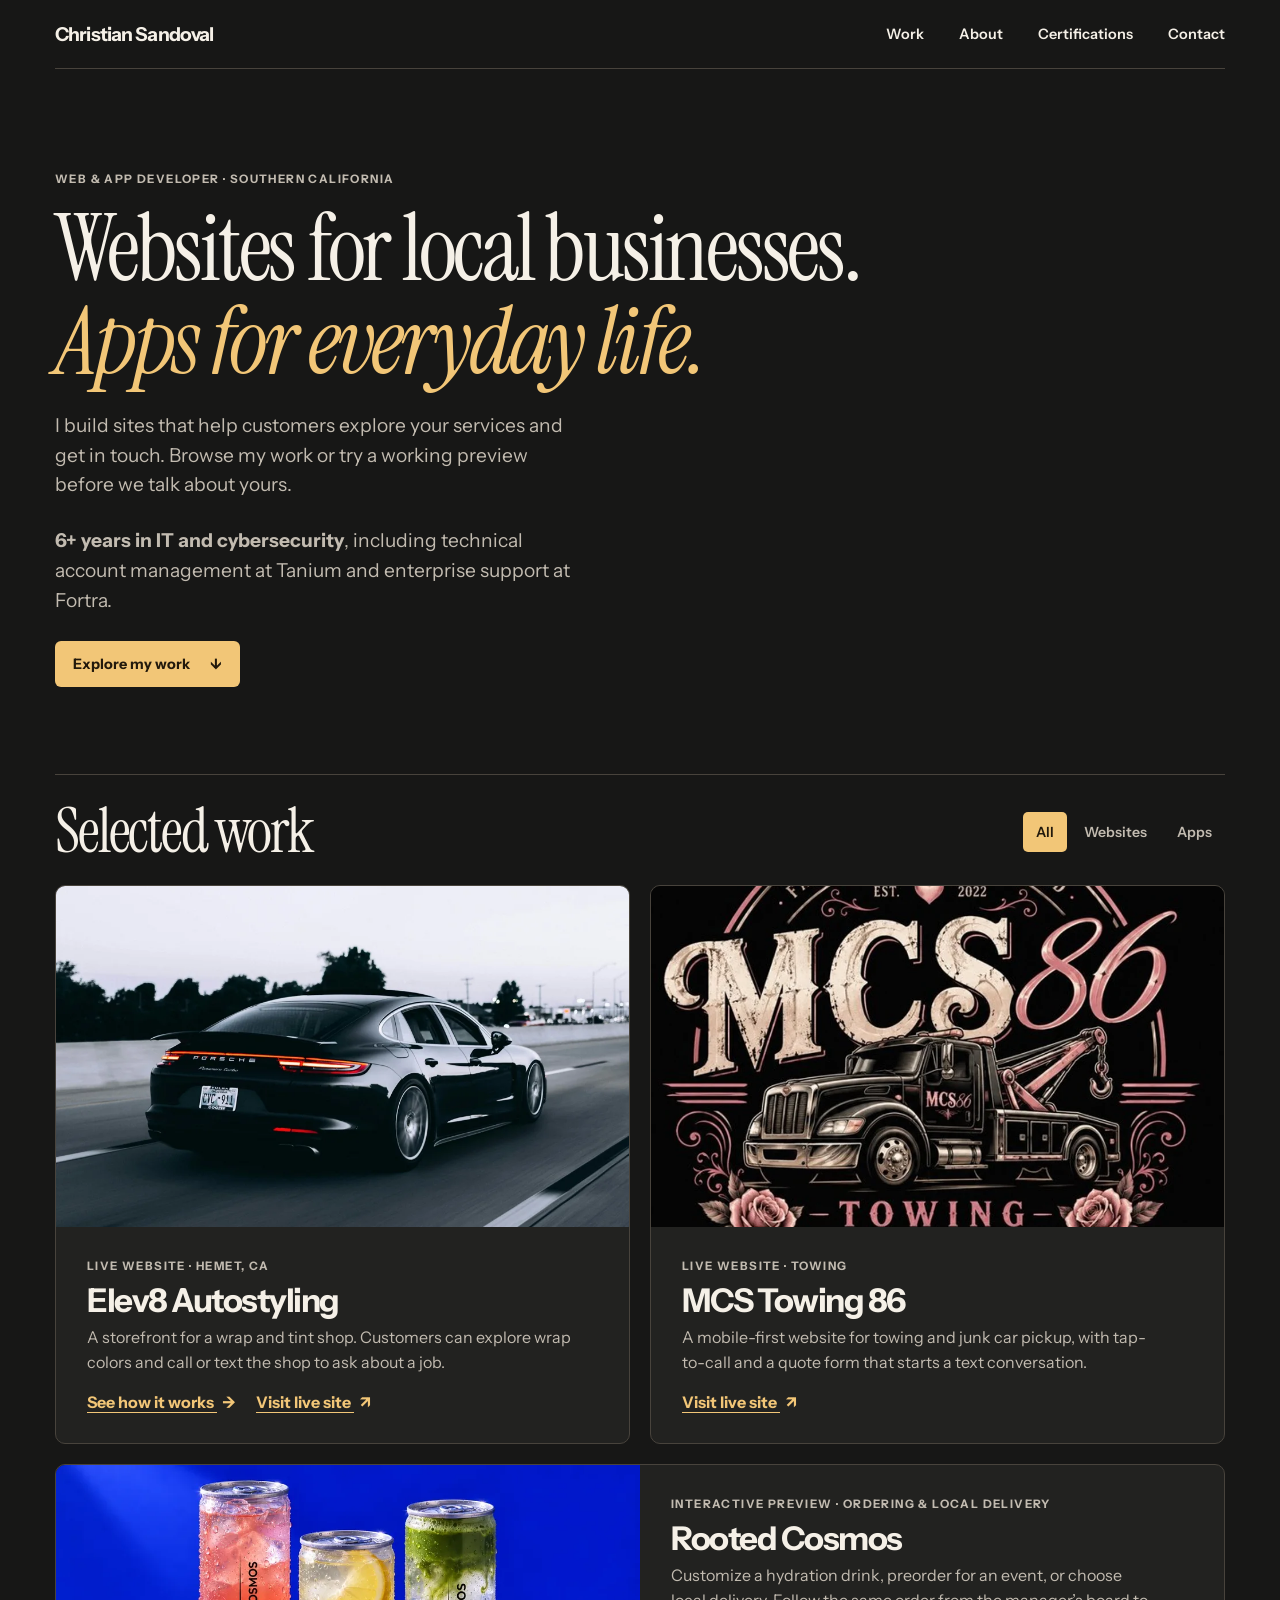
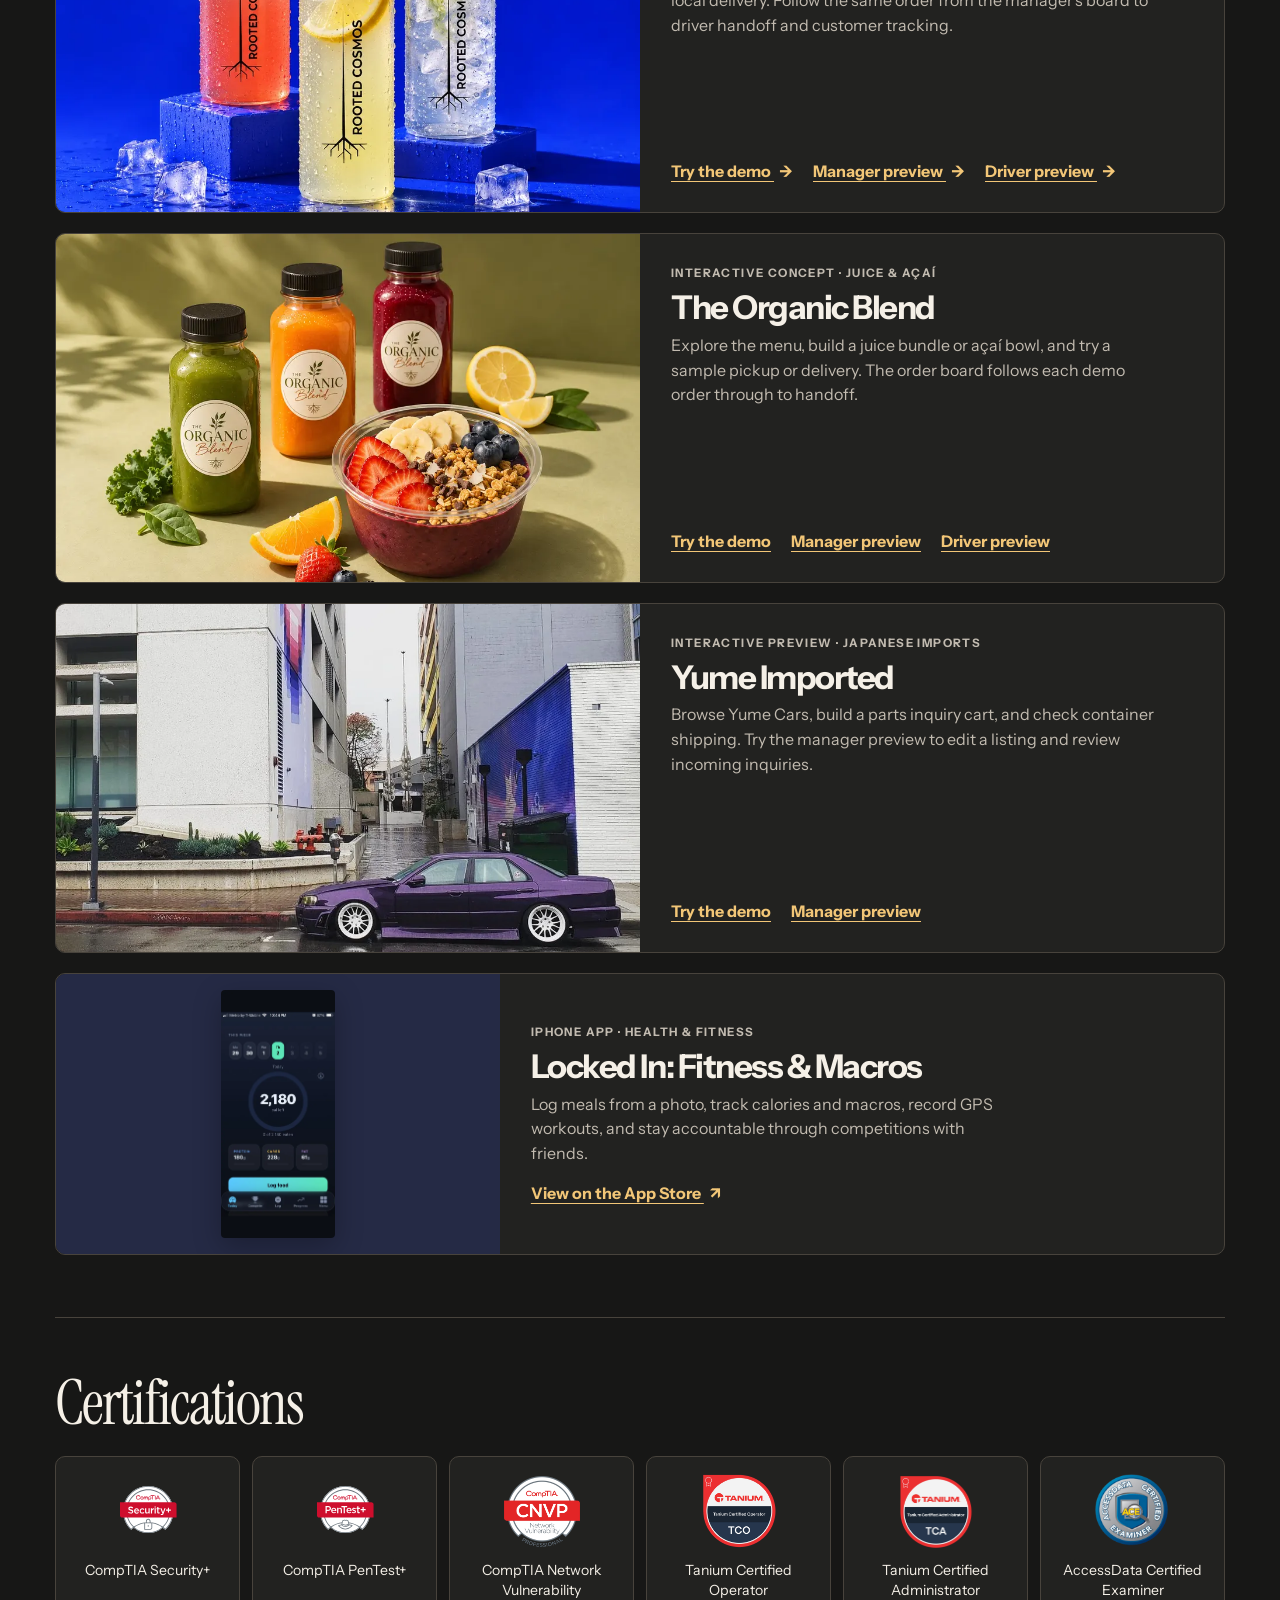
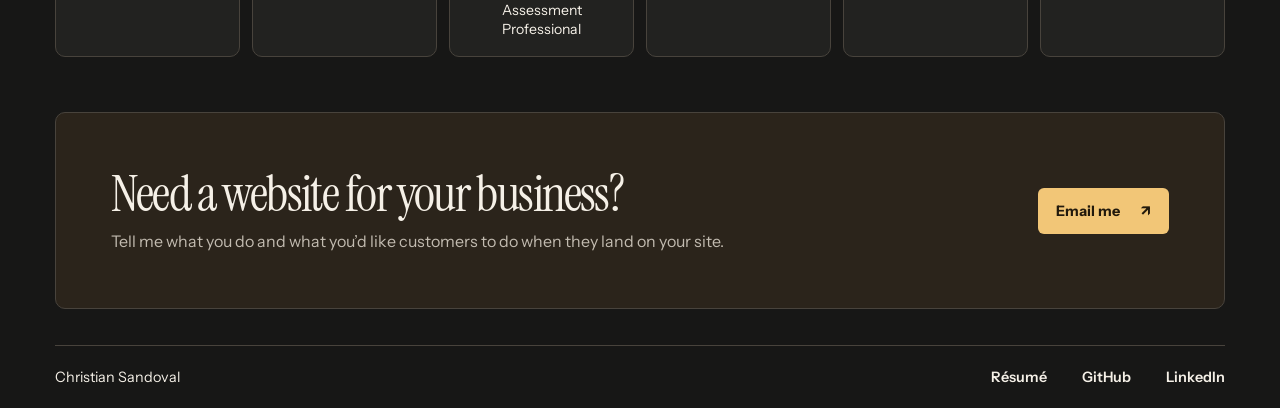
<file: index.html>
<!doctype html>
<html lang="en">
<head>
  <meta charset="utf-8">
  <meta name="viewport" content="width=device-width, initial-scale=1">
  <title>Christian Sandoval | Websites &amp; Apps</title>
  <meta name="description" content="Explore small-business websites and iPhone apps built by Christian Sandoval in Southern California.">
  <link rel="canonical" href="https://www.gigglez.dev/">
  <link rel="icon" href="./assets/images/cyber-security.ico">
  <link rel="preconnect" href="https://fonts.googleapis.com">
  <link rel="preconnect" href="https://fonts.gstatic.com" crossorigin>
  <link rel="stylesheet" href="https://fonts.googleapis.com/css2?family=Instrument+Sans:wght@400;500;600;700&family=Instrument+Serif:ital@0;1&display=swap">
  <link rel="stylesheet" href="./assets/css/portfolio.css">
</head>
<body>
  <header class="wrap topbar">
    <a class="brand" href="./">Christian Sandoval</a>
    <nav aria-label="Main navigation">
      <a href="#work">Work</a>
      <a href="./about/">About</a>
      <a href="#certifications">Certifications</a>
      <a href="#contact">Contact</a>
    </nav>
  </header>
  <main class="wrap">
    <section class="hero" aria-labelledby="intro">
      <p class="eyebrow">Web &amp; app developer · Southern California</p>
      <h1 id="intro">Websites for local businesses.<br><em>Apps for everyday life.</em></h1>
      <p class="intro">I build sites that help customers explore your services and get in touch. Browse my work or try a working preview before we talk about yours.</p>
      <p class="intro"><strong>6+ years in IT and cybersecurity</strong>, including technical account management at Tanium and enterprise support at Fortra.</p>
      <a class="button" href="#work">Explore my work <span aria-hidden="true">↓</span></a>
    </section>

    <section id="work" class="work" aria-labelledby="work-title">
      <div class="section-head">
        <h2 id="work-title">Selected work</h2>
        <div class="filters" role="group" aria-label="Filter projects" hidden>
          <button type="button" aria-pressed="true" data-filter="all">All</button>
          <button type="button" aria-pressed="false" data-filter="website">Websites</button>
          <button type="button" aria-pressed="false" data-filter="app">Apps</button>
        </div>
      </div>
      <div class="projects">
        <article class="card" data-category="website">
          <a class="media media--elev8" href="https://elev8autostyling.shop/" aria-label="Visit Elev8 Autostyling">
            <img src="./assets/work/elev8.webp" alt="Silver Porsche on an open road, from the Elev8 website" width="1000" height="620">
          </a>
          <div class="card-body">
            <p class="eyebrow">Live website · Hemet, CA</p>
            <h3>Elev8 Autostyling</h3>
            <p>A storefront for a wrap and tint shop. Customers can explore wrap colors and call or text the shop to ask about a job.</p>
            <div class="project-actions">
              <a class="action" href="./work/elev8/">See how it works <span aria-hidden="true">→</span></a>
              <a class="action" href="https://elev8autostyling.shop/">Visit live site <span aria-hidden="true">↗</span></a>
            </div>
          </div>
        </article>
        <article class="card" data-category="website">
          <a class="media media--towing" href="https://mcstowing86.com/" aria-label="Visit MCS Towing 86">
            <img src="./assets/work/towing.webp" alt="MCS Towing 86 artwork featuring a black tow truck" width="1000" height="620">
          </a>
          <div class="card-body">
            <p class="eyebrow">Live website · Towing</p>
            <h3>MCS Towing 86</h3>
            <p>A mobile-first website for towing and junk car pickup, with tap-to-call and a quote form that starts a text conversation.</p>
            <a class="action" href="https://mcstowing86.com/">Visit live site <span aria-hidden="true">↗</span></a>
          </div>
        </article>
        <article class="card card--demo" data-category="website">
          <a class="media media--rooted" href="./previews/rooted-cosmos/" aria-label="Try the Rooted Cosmos ordering demo">
            <img src="./assets/work/rooted-cosmos.webp" alt="Three Rooted Cosmos hydration cans on a cobalt-blue backdrop" width="1000" height="620" loading="lazy">
          </a>
          <div class="card-body">
            <p class="eyebrow">Interactive preview · Ordering &amp; local delivery</p>
            <h3>Rooted Cosmos</h3>
            <p>Customize a hydration drink, preorder for an event, or choose local delivery. Follow the same order from the manager’s board to driver handoff and customer tracking.</p>
            <div class="project-actions">
              <a class="action" href="./previews/rooted-cosmos/">Try the demo <span aria-hidden="true">→</span></a>
              <a class="action" href="./previews/rooted-cosmos/#storemanager">Manager preview <span aria-hidden="true">→</span></a>
              <a class="action" href="./previews/rooted-cosmos/#driver">Driver preview <span aria-hidden="true">→</span></a>
            </div>
          </div>
        </article>
        <article class="card card--demo" data-category="website">
          <a class="media" href="./previews/the-organic-blend/" aria-label="Open The Organic Blend storefront concept">
            <img src="./assets/work/the-organic-blend.webp" alt="Cold-pressed juices and a berry açaí bowl in an olive-green studio" width="1000" height="620" loading="lazy">
          </a>
          <div class="card-body">
            <p class="eyebrow">Interactive concept · Juice &amp; açaí</p>
            <h3>The Organic Blend</h3>
            <p>Explore the menu, build a juice bundle or açaí bowl, and try a sample pickup or delivery. The order board follows each demo order through to handoff.</p>
            <div class="project-actions">
              <a class="action" href="./previews/the-organic-blend/">Try the demo</a>
              <a class="action" href="./previews/the-organic-blend/#storemanager">Manager preview</a>
              <a class="action" href="./previews/the-organic-blend/#driver">Driver preview</a>
            </div>
          </div>
        </article>
        <article class="card card--demo" data-category="website">
          <a class="media" href="./previews/yume-imported/" aria-label="Open the Yume Imported website preview">
            <img src="./assets/work/yume-imported.webp" alt="Purple Japanese sedan parked beside a blue building" width="1000" height="620" loading="lazy">
          </a>
          <div class="card-body">
            <p class="eyebrow">Interactive preview · Japanese imports</p>
            <h3>Yume Imported</h3>
            <p>Browse Yume Cars, build a parts inquiry cart, and check container shipping. Try the manager preview to edit a listing and review incoming inquiries.</p>
            <div class="project-actions">
              <a class="action" href="./previews/yume-imported/">Try the demo</a>
              <a class="action" href="./previews/yume-imported/#manager">Manager preview</a>
            </div>
          </div>
        </article>
        <article class="card card--app" data-category="app">
          <a class="media media--app" href="https://apps.apple.com/us/app/locked-in-fitness-macros/id6786859678" aria-label="See Locked In on the App Store">
            <img src="./assets/work/locked-in.webp" alt="Locked In fitness app shown in its App Store screenshot" width="462" height="1000" loading="lazy">
          </a>
          <div class="card-body">
            <p class="eyebrow">iPhone app · Health &amp; Fitness</p>
            <h3>Locked In: Fitness &amp; Macros</h3>
            <p>Log meals from a photo, track calories and macros, record GPS workouts, and stay accountable through competitions with friends.</p>
            <a class="action" href="https://apps.apple.com/us/app/locked-in-fitness-macros/id6786859678">View on the App Store <span aria-hidden="true">↗</span></a>
          </div>
        </article>
      </div>
    </section>

    <section class="certifications" id="certifications" aria-labelledby="certifications-title">
      <h2 id="certifications-title">Certifications</h2>
      <ul class="cert-grid">
        <li>
          <img src="./assets/images/logosecurityplus.svg" alt="" width="76" height="76" loading="lazy">
          <span>CompTIA Security+</span>
        </li>
        <li>
          <img src="./assets/images/logopentestplus.svg" alt="" width="76" height="76" loading="lazy">
          <span>CompTIA PenTest+</span>
        </li>
        <li>
          <img src="./assets/images/cnvp.png" alt="" width="76" height="76" loading="lazy">
          <span>CompTIA Network Vulnerability Assessment Professional</span>
        </li>
        <li>
          <img src="./assets/images/TCO.png" alt="" width="76" height="76" loading="lazy">
          <span>Tanium Certified Operator</span>
        </li>
        <li>
          <img src="./assets/images/TCA.png" alt="" width="76" height="76" loading="lazy">
          <span>Tanium Certified Administrator</span>
        </li>
        <li>
          <img src="./assets/images/ace-1-removebg-preview.png" alt="" width="76" height="76" loading="lazy">
          <span>AccessData Certified Examiner</span>
        </li>
      </ul>
    </section>

    <section class="contact" id="contact" aria-labelledby="contact-title">
      <div>
        <h2 id="contact-title">Need a website for your business?</h2>
        <p>Tell me what you do and what you’d like customers to do when they land on your site.</p>
      </div>
      <a class="button" href="mailto:christian.sandoval063@gmail.com?subject=Website%20project">Email me <span aria-hidden="true">↗</span></a>
    </section>
  </main>
  <footer class="wrap footer">
    <span>Christian Sandoval</span>
    <nav aria-label="Professional links">
      <a href="./assets/pdf/Resume.pdf">Résumé</a>
      <a href="https://github.com/csandoval63">GitHub</a>
      <a href="https://www.linkedin.com/in/christian-sandoval-b2913617a/">LinkedIn</a>
    </nav>
  </footer>
  <script>
    const filters = document.querySelector('.filters');
    const projects = document.querySelectorAll('[data-category]');
    filters.hidden = false;
    filters.addEventListener('click', (event) => {
      const button = event.target.closest('[data-filter]');
      if (!button) return;

      for (const filter of filters.querySelectorAll('button')) {
        filter.setAttribute('aria-pressed', String(filter === button));
      }
      for (const project of projects) {
        project.hidden = button.dataset.filter !== 'all' && project.dataset.category !== button.dataset.filter;
      }
    });
  </script>
</body>
</html>
</file>
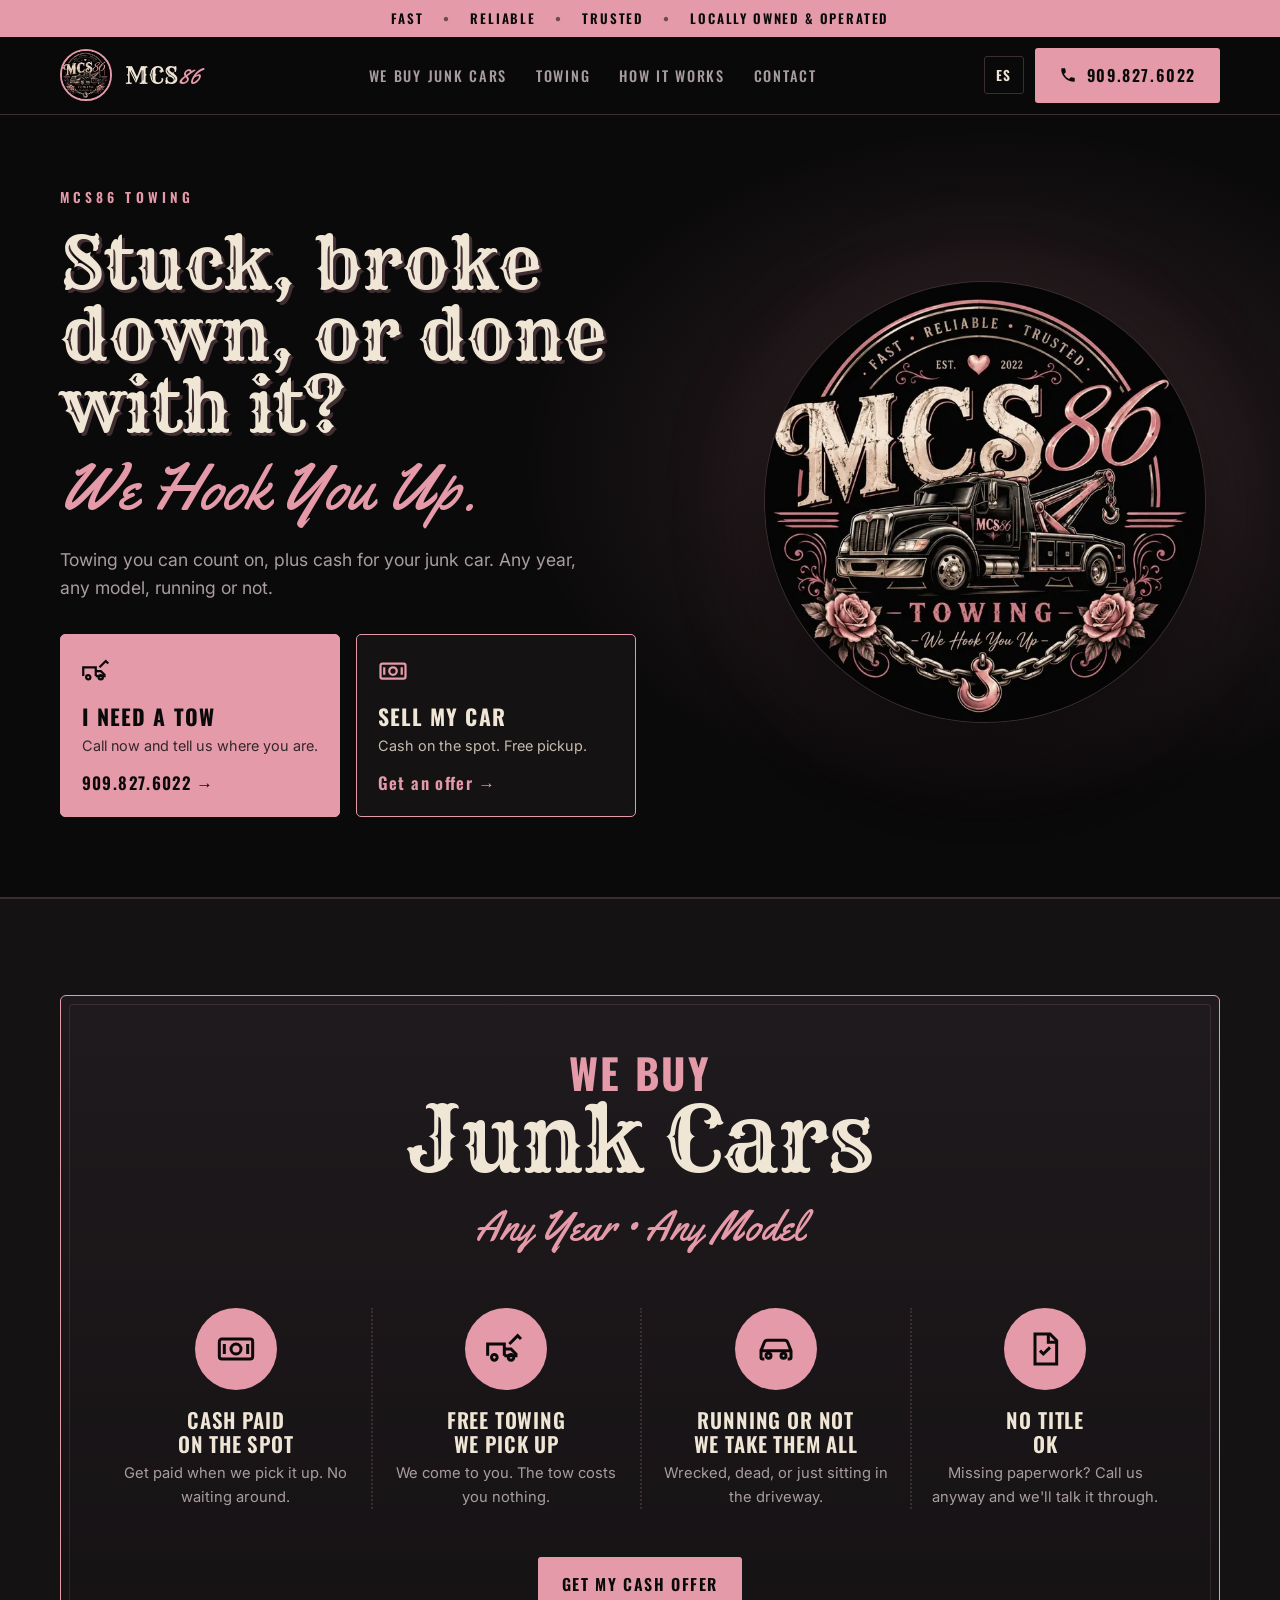
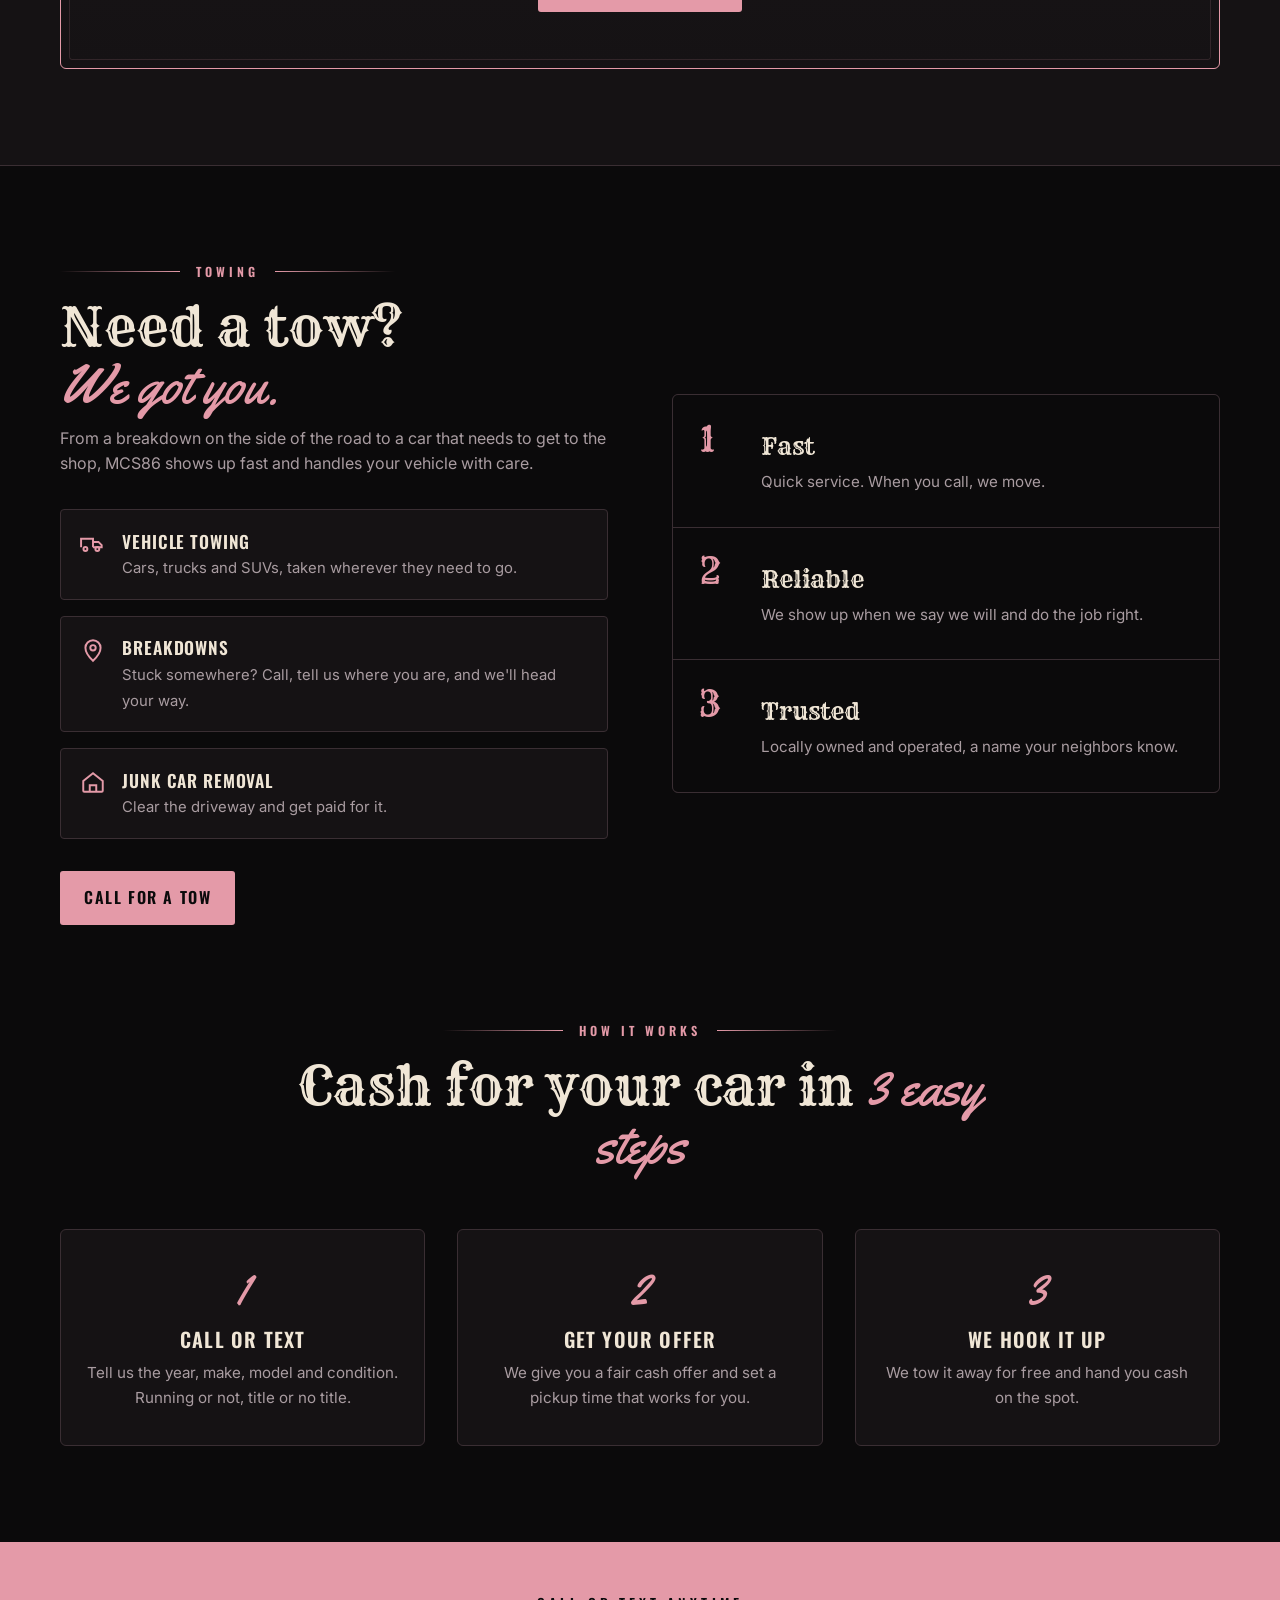
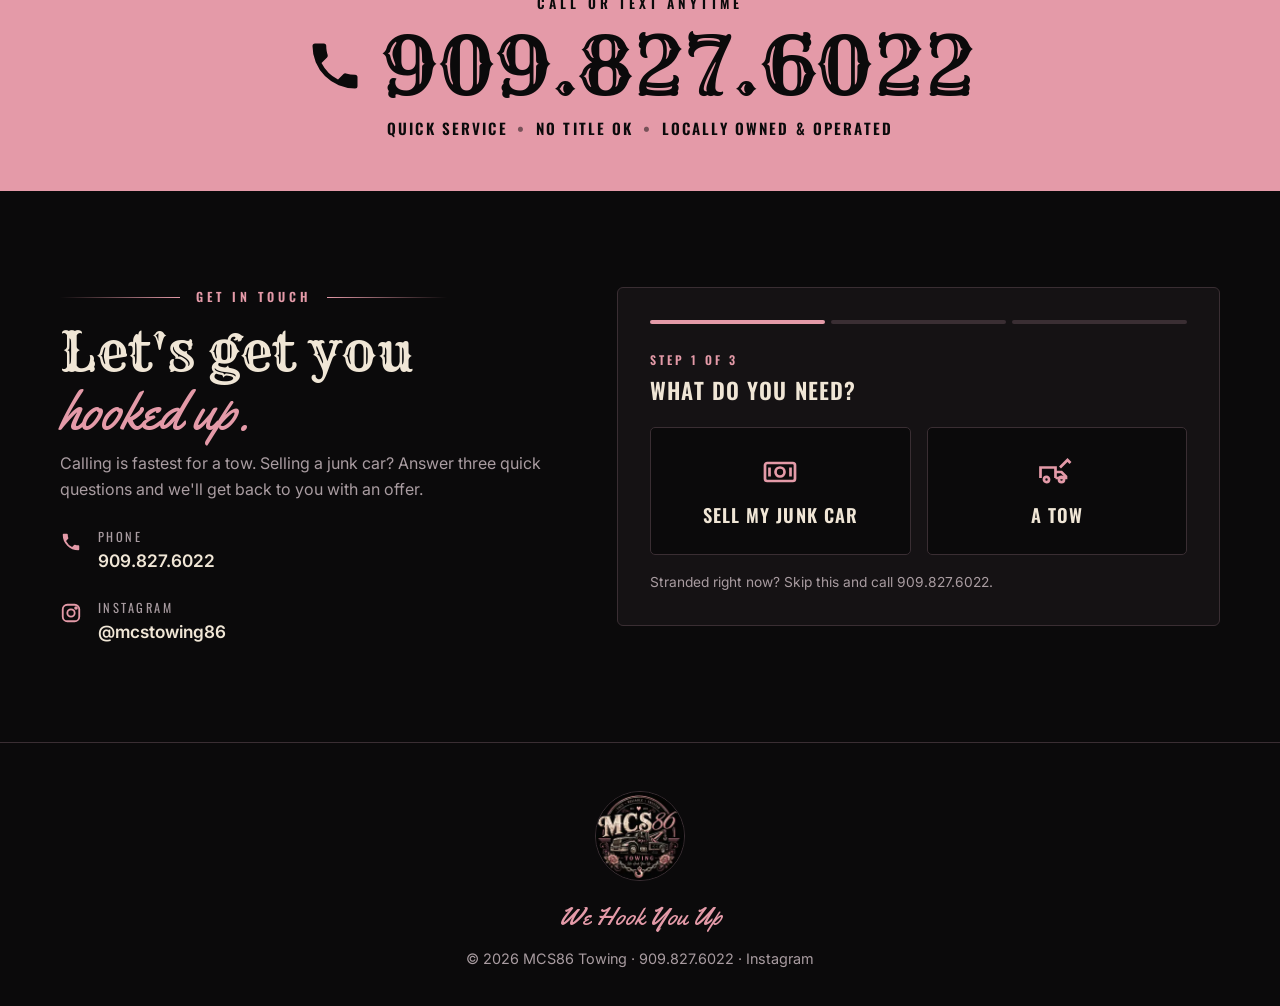
<file: previews/mctowing/index.html>
<!DOCTYPE html>
<html lang="en">
<head>
<meta charset="UTF-8">
<meta name="viewport" content="width=device-width, initial-scale=1.0">
<title>MCS86 Towing — We Hook You Up | Towing & We Buy Junk Cars</title>
<meta name="description" content="MCS86 Towing — fast, reliable, trusted towing. We buy junk cars: any year, any model, running or not. Cash paid on the spot, free towing, no title OK. Call 909-827-6022.">
<meta name="robots" content="noindex">
<meta property="og:title" content="MCS86 Towing — We Hook You Up">
<meta property="og:description" content="Towing + cash for junk cars. Any year, any model, running or not. Call or text 909.827.6022.">
<meta property="og:type" content="website">
<meta property="og:image" content="https://www.gigglez.dev/previews/mctowing/og.jpg">
<meta name="twitter:card" content="summary_large_image">
<meta name="theme-color" content="#0b0a0b">
<link rel="icon" href="logo-sm.webp">
<link rel="preload" as="image" href="logo.webp">
<link rel="preconnect" href="https://fonts.googleapis.com">
<link rel="preconnect" href="https://fonts.gstatic.com" crossorigin>
<link href="https://fonts.googleapis.com/css2?family=Rye&family=Oswald:wght@500;600;700&family=Yellowtail&family=Inter:wght@400;500;600&display=swap" rel="stylesheet">
<style>
  :root{
    --ink:#0b0a0b; --ink-2:#151214; --ink-3:#1f1a1d; --line:#3a2e33;
    --rose:#e49aa8; --rose-dim:rgba(228,154,168,.14);
    --cream:#f0e6d6; --muted:#a99ca1;
    --west:'Rye','Georgia',serif;
    --cond:'Oswald','Arial Narrow',Impact,sans-serif;
    --script:'Yellowtail','Brush Script MT',cursive;
    --body:'Inter',system-ui,-apple-system,'Segoe UI',Roboto,sans-serif;
  }
  *{box-sizing:border-box;margin:0;padding:0}
  html{scroll-behavior:smooth}
  body{background:var(--ink);color:var(--cream);font-family:var(--body);line-height:1.6;-webkit-font-smoothing:antialiased}
  a{color:inherit;text-decoration:none}
  img{max-width:100%;height:auto;display:block}
  .wrap{width:min(1160px,92%);margin-inline:auto}

  .orn{display:flex;align-items:center;gap:1rem;color:var(--rose);justify-content:center}
  .orn::before,.orn::after{content:"";height:1px;flex:1;max-width:120px;background:linear-gradient(90deg,transparent,var(--rose))}
  .orn::after{background:linear-gradient(90deg,var(--rose),transparent)}
  .orn span{font-family:var(--cond);font-weight:600;letter-spacing:.32em;font-size:.78rem;text-transform:uppercase}

  .topbar{background:var(--rose);color:var(--ink);font-family:var(--cond);font-weight:600;letter-spacing:.14em;text-transform:uppercase;font-size:.82rem}
  .topbar .wrap{display:flex;justify-content:center;gap:1.2rem;padding:.5rem 0;flex-wrap:wrap;text-align:center}
  .topbar i{font-style:normal;opacity:.55}

  header.nav{position:sticky;top:0;z-index:50;background:rgba(11,10,11,.93);backdrop-filter:blur(10px);border-bottom:1px solid var(--line)}
  header.nav .wrap{display:flex;align-items:center;justify-content:space-between;gap:1rem;padding:.7rem 0}
  .brand{display:flex;align-items:center;gap:.8rem}
  .brand img{width:52px;height:52px;border-radius:50%;border:2px solid var(--rose)}
  .brand b{font-family:var(--west);font-weight:400;font-size:1.45rem;line-height:1}
  .brand b em{font-family:var(--script);font-style:normal;color:var(--rose);font-size:1.6rem;margin-left:.1rem}
  nav{display:flex;align-items:center}
  nav ul{display:flex;gap:1.8rem;list-style:none;font-family:var(--cond);font-weight:500;letter-spacing:.12em;text-transform:uppercase;font-size:.9rem}
  nav a{color:var(--muted);transition:color .2s}
  nav a:hover{color:var(--rose)}
  .nav-right{display:flex;align-items:center;gap:.7rem}
  .lang{background:none;border:1.5px solid var(--line);color:var(--cream);font-family:var(--cond);font-weight:600;letter-spacing:.1em;font-size:.85rem;padding:.5rem .7rem;border-radius:3px;cursor:pointer;transition:border-color .2s}
  .lang:hover{border-color:var(--rose)}
  .menu-toggle{display:none;background:none;border:0;color:var(--cream);cursor:pointer}

  .btn{display:inline-flex;align-items:center;justify-content:center;gap:.6rem;font-family:var(--cond);font-weight:600;letter-spacing:.1em;text-transform:uppercase;padding:.9rem 1.5rem;border-radius:3px;transition:transform .15s,background .2s,border-color .2s;cursor:pointer;border:0;font-size:1rem}
  .btn:hover{transform:translateY(-2px)}
  .btn-rose{background:var(--rose);color:var(--ink)}
  .btn-rose:hover{background:#f0b0bc}
  .btn-ghost{background:none;border:1.5px solid var(--line);color:var(--cream)}
  .btn-ghost:hover{border-color:var(--rose)}
  .btn svg{width:18px;height:18px}

  /* hero */
  .hero{position:relative;overflow:hidden;padding:4.5rem 0 5rem;border-bottom:1px solid var(--line);
    background:radial-gradient(ellipse 60% 70% at 78% 45%,rgba(228,154,168,.16),transparent 62%),var(--ink)}
  .hero .wrap{display:grid;grid-template-columns:1.15fr .85fr;gap:3.5rem;align-items:center}
  .tag3{font-family:var(--cond);letter-spacing:.3em;font-weight:600;font-size:.85rem;color:var(--rose);text-transform:uppercase;margin-bottom:1.2rem}
  h1{font-family:var(--west);font-weight:400;font-size:clamp(2.5rem,5.6vw,4.6rem);line-height:1;text-shadow:3px 3px 0 rgba(228,154,168,.25)}
  h1 .script{display:block;font-family:var(--script);color:var(--rose);font-size:.9em;line-height:1.1;margin-top:.15em;text-shadow:none}
  .lead{font-size:1.1rem;color:var(--muted);max-width:34rem;margin:1.4rem 0 2rem}
  .doors{display:grid;grid-template-columns:1fr 1fr;gap:1rem;max-width:36rem}
  .door{display:block;text-align:left;padding:1.3rem 1.3rem 1.2rem;border-radius:5px;border:1.5px solid var(--rose);transition:transform .15s,background .2s;position:relative}
  .door:hover{transform:translateY(-3px)}
  .door svg{width:30px;height:30px;margin-bottom:.7rem}
  .door b{display:block;font-family:var(--cond);font-weight:700;font-size:1.35rem;letter-spacing:.05em;text-transform:uppercase;line-height:1.1}
  .door span{display:block;font-size:.9rem;margin-top:.35rem;opacity:.8}
  .door .go{display:block;font-family:var(--cond);font-weight:600;letter-spacing:.08em;font-size:1.05rem;margin-top:.8rem;opacity:1}
  .door-a{background:var(--rose);color:var(--ink)}
  .door-b{background:var(--ink-2);color:var(--cream)}
  .door-b svg,.door-b .go{color:var(--rose)}
  .door-b:hover{background:var(--ink-3)}
  .hero-logo{justify-self:center;width:min(440px,100%)}
  .hero-logo img{width:100%;border-radius:50%;box-shadow:0 0 0 1px var(--line),0 30px 80px rgba(0,0,0,.6),0 0 120px rgba(228,154,168,.12)}

  section{padding:6rem 0}
  .head{text-align:center;max-width:44rem;margin:0 auto 3.5rem}
  h2{font-family:var(--west);font-weight:400;font-size:clamp(2.1rem,4.4vw,3.4rem);line-height:1.05;margin:1rem 0 .8rem}
  h2 .script{font-family:var(--script);color:var(--rose)}

  .junk{background:var(--ink-2);border-block:1px solid var(--line)}
  .junk-card{border:1.5px solid var(--rose);border-radius:6px;padding:3.5rem 2.5rem;position:relative;background:linear-gradient(180deg,var(--ink-3),var(--ink-2))}
  .junk-card::before{content:"";position:absolute;inset:8px;border:1px solid var(--rose-dim);border-radius:3px;pointer-events:none}
  .junk-title{text-align:center}
  .junk-title .we{font-family:var(--cond);font-weight:700;font-size:clamp(1.8rem,3.5vw,2.6rem);letter-spacing:.06em;color:var(--rose);line-height:1}
  .junk-title .jc{font-family:var(--west);font-size:clamp(2.6rem,7.5vw,5.6rem);line-height:1.05}
  .junk-title .any{font-family:var(--script);color:var(--rose);font-size:clamp(1.7rem,3.4vw,2.6rem);margin-top:.4rem}
  .perks{display:grid;grid-template-columns:repeat(4,1fr);margin-top:3rem}
  .perk{text-align:center;padding:0 1.2rem;border-left:2px dotted var(--line)}
  .perk:first-child{border-left:0}
  .perk .ic{width:82px;height:82px;border-radius:50%;background:var(--rose);color:var(--ink);display:grid;place-items:center;margin:0 auto 1.1rem}
  .perk .ic svg{width:40px;height:40px}
  .perk h3{font-family:var(--cond);font-weight:600;font-size:1.3rem;letter-spacing:.04em;text-transform:uppercase;line-height:1.15}
  .perk p{color:var(--muted);font-size:.92rem;margin-top:.4rem}
  .junk-cta{text-align:center;margin-top:3rem;position:relative}

  .tow .wrap{display:grid;grid-template-columns:1fr 1fr;gap:4rem;align-items:center}
  .tow-list{list-style:none;display:grid;gap:1rem;margin:2rem 0}
  .tow-list li{display:flex;gap:1rem;align-items:flex-start;padding:1.1rem 1.2rem;background:var(--ink-2);border:1px solid var(--line);border-radius:4px;transition:border-color .2s}
  .tow-list li:hover{border-color:var(--rose)}
  .tow-list svg{width:26px;height:26px;color:var(--rose);flex-shrink:0;margin-top:.15rem}
  .tow-list b{font-family:var(--cond);font-weight:600;letter-spacing:.05em;text-transform:uppercase;font-size:1.08rem;display:block}
  .tow-list span{color:var(--muted);font-size:.93rem}
  .values{display:grid;gap:1px;background:var(--line);border:1px solid var(--line);border-radius:6px;overflow:hidden}
  .val{background:var(--ink);padding:2rem 2rem 2rem 5.5rem;position:relative}
  .val::before{content:attr(data-n);position:absolute;left:1.6rem;top:1.6rem;font-family:var(--west);font-size:2.2rem;color:var(--rose);line-height:1}
  .val h3{font-family:var(--west);font-weight:400;font-size:1.5rem;margin-bottom:.3rem}
  .val p{color:var(--muted);font-size:.95rem}

  .steps{display:grid;grid-template-columns:repeat(3,1fr);gap:2rem}
  .step{text-align:center;padding:2.2rem 1.6rem;border:1px solid var(--line);border-radius:6px;background:var(--ink-2)}
  .step .n{font-family:var(--script);font-size:3rem;color:var(--rose);line-height:1}
  .step h3{font-family:var(--cond);font-weight:600;font-size:1.25rem;letter-spacing:.06em;text-transform:uppercase;margin:.6rem 0 .4rem}
  .step p{color:var(--muted);font-size:.95rem}

  .band{background:var(--rose);color:var(--ink);padding:3.2rem 0;text-align:center}
  .band .k{font-family:var(--cond);font-weight:600;letter-spacing:.3em;text-transform:uppercase;font-size:.85rem}
  .band a.num{display:inline-flex;align-items:center;gap:1rem;font-family:var(--west);font-size:clamp(2.2rem,7vw,5rem);line-height:1.1;margin:.4rem 0}
  .band a.num svg{width:.75em;height:.75em}
  .band .sub{font-family:var(--cond);font-weight:600;letter-spacing:.14em;text-transform:uppercase;font-size:.95rem}
  .band .sub i{font-style:normal;margin:0 .6rem;opacity:.5}

  .contact .wrap{display:grid;grid-template-columns:.9fr 1.1fr;gap:4rem;align-items:start}
  .ci{display:flex;gap:1rem;align-items:flex-start;margin-top:1.5rem}
  .ci svg{width:22px;height:22px;color:var(--rose);flex-shrink:0;margin-top:.25rem}
  .ci small{display:block;font-family:var(--cond);font-size:.78rem;letter-spacing:.2em;text-transform:uppercase;color:var(--muted)}
  .ci b{font-weight:600;font-size:1.08rem}
  .ci a:hover{color:var(--rose)}

  /* offer flow */
  .flow{background:var(--ink-2);border:1px solid var(--line);border-radius:6px;padding:2rem}
  .prog{display:flex;gap:.4rem;margin-bottom:1.6rem}
  .prog i{flex:1;height:4px;border-radius:2px;background:var(--line);transition:background .3s}
  .prog i.on{background:var(--rose)}
  .fs{display:none}
  .fs.on{display:block;animation:fade .35s ease}
  @keyframes fade{from{opacity:0;transform:translateY(8px)}to{opacity:1;transform:none}}
  .fs h3{font-family:var(--cond);font-weight:600;font-size:1.4rem;letter-spacing:.05em;text-transform:uppercase;margin-bottom:1.2rem}
  .fs h3 small{display:block;font-size:.75rem;letter-spacing:.25em;color:var(--rose);margin-bottom:.2rem}
  .choices{display:grid;grid-template-columns:1fr 1fr;gap:1rem}
  .choice{background:var(--ink);border:1.5px solid var(--line);border-radius:5px;color:var(--cream);padding:1.6rem 1rem;cursor:pointer;text-align:center;font-family:var(--cond);font-weight:600;font-size:1.15rem;letter-spacing:.06em;text-transform:uppercase;transition:border-color .2s,transform .15s}
  .choice:hover{border-color:var(--rose);transform:translateY(-2px)}
  .choice svg{width:36px;height:36px;color:var(--rose);display:block;margin:0 auto .7rem}
  .fields{display:grid;gap:1rem;grid-template-columns:1fr 1fr}
  .fields .full{grid-column:1/-1}
  label{display:block;font-family:var(--cond);font-size:.8rem;font-weight:500;letter-spacing:.14em;color:var(--muted);margin-bottom:.4rem;text-transform:uppercase}
  input,select,textarea{width:100%;background:var(--ink);border:1px solid var(--line);color:var(--cream);padding:.85rem 1rem;border-radius:3px;font:inherit;font-size:1rem;transition:border-color .2s}
  input:focus,select:focus,textarea:focus{outline:none;border-color:var(--rose)}
  textarea{resize:vertical;min-height:140px}
  .row{display:flex;justify-content:space-between;gap:1rem;margin-top:1.4rem}
  .note{font-size:.86rem;color:var(--muted);margin-top:1rem}
  .done-num{font-family:var(--west);font-size:2rem;color:var(--rose);display:block;margin:.3rem 0 1rem}
  [hidden]{display:none!important}

  footer{border-top:1px solid var(--line);padding:3rem 0 2.2rem;color:var(--muted);font-size:.9rem;text-align:center}
  footer img{width:90px;height:90px;border-radius:50%;margin:0 auto 1rem;border:1px solid var(--line)}
  footer .tl{font-family:var(--script);color:var(--rose);font-size:1.6rem;margin-bottom:.6rem}
  footer a:hover{color:var(--rose)}

  .callbar{display:none;position:fixed;bottom:0;left:0;right:0;z-index:60;background:var(--rose);color:var(--ink);font-family:var(--cond);font-weight:700;letter-spacing:.1em;text-align:center;padding:1rem;font-size:1.1rem;box-shadow:0 -6px 24px rgba(0,0,0,.5)}

  .reveal{opacity:0;transform:translateY(24px);transition:opacity .7s ease,transform .7s ease}
  .reveal.in{opacity:1;transform:none}

  @media (max-width:960px){
    .hero .wrap,.tow .wrap,.contact .wrap{grid-template-columns:1fr}
    .hero{padding:1.6rem 0 3rem;text-align:center}
    .hero-logo{order:-1;width:min(150px,42%)}
    .hero .wrap{gap:1.4rem}.tag3{margin-bottom:.7rem}.lead{margin:1rem auto 1.4rem;font-size:1rem}
    .lead{margin-inline:auto}.doors{margin-inline:auto}
    .perks{grid-template-columns:repeat(2,1fr);row-gap:2.5rem}
    .perk:nth-child(3){border-left:0}
    .steps{grid-template-columns:1fr}
    nav ul{display:none;position:absolute;top:100%;left:0;right:0;flex-direction:column;gap:0;background:var(--ink);border-bottom:1px solid var(--line)}
    nav ul.open{display:flex}
    nav ul li a{display:block;padding:1rem 4%;border-top:1px solid var(--line)}
    .menu-toggle{display:block}
    .nav-right .btn-rose{display:none}
    .callbar{display:block}
    body{padding-bottom:58px}
  }
  @media (max-width:560px){
    .doors,.choices,.fields{grid-template-columns:1fr}
    .perks{grid-template-columns:1fr}.perk{border-left:0}
    .junk-card{padding:2.5rem 1.3rem}
    .flow{padding:1.4rem}
    section{padding:4.5rem 0}
    .val{padding:1.6rem 1.4rem 1.6rem 4.5rem}.val::before{left:1.2rem}
  }
  @media (prefers-reduced-motion:reduce){*{transition:none!important;animation:none!important}.reveal{opacity:1;transform:none}}
</style>
</head>
<body>

<div class="topbar"><div class="wrap">
  <span data-i18n="t1">Fast</span><i>•</i><span data-i18n="t2">Reliable</span><i>•</i><span data-i18n="t3">Trusted</span><i>•</i><span data-i18n="t4">Locally Owned &amp; Operated</span>
</div></div>

<header class="nav">
  <div class="wrap">
    <a href="#top" class="brand" aria-label="MCS86 Towing home">
      <img src="logo-sm.webp" width="52" height="52" alt="MCS86 Towing logo">
      <b>MCS<em>86</em></b>
    </a>
    <nav>
      <ul id="menu">
        <li><a href="#junk" data-i18n="n1">We Buy Junk Cars</a></li>
        <li><a href="#towing" data-i18n="n2">Towing</a></li>
        <li><a href="#how" data-i18n="n3">How It Works</a></li>
        <li><a href="#contact" data-i18n="n4">Contact</a></li>
      </ul>
    </nav>
    <div class="nav-right">
      <button class="lang" id="lang" type="button" aria-label="Cambiar a español">ES</button>
      <a class="btn btn-rose" href="tel:+19098276022">
        <svg viewBox="0 0 24 24" fill="currentColor"><path d="M6.6 10.8a15.1 15.1 0 006.6 6.6l2.2-2.2a1 1 0 011-.25 11.4 11.4 0 003.6.57 1 1 0 011 1V20a1 1 0 01-1 1A17 17 0 013 4a1 1 0 011-1h3.5a1 1 0 011 1c0 1.25.2 2.45.57 3.57a1 1 0 01-.25 1z"/></svg>
        909.827.6022
      </a>
      <button class="menu-toggle" aria-label="Menu" onclick="document.getElementById('menu').classList.toggle('open')">
        <svg width="28" height="28" viewBox="0 0 24 24" fill="none" stroke="currentColor" stroke-width="2"><path d="M3 6h18M3 12h18M3 18h18"/></svg>
      </button>
    </div>
  </div>
</header>

<main id="top">

<section class="hero">
  <div class="wrap">
    <div>
      <div class="tag3">MCS86 Towing</div>
      <h1 data-i18n="h1">Stuck, broke down, or done with it?<span class="script">We Hook You Up.</span></h1>
      <p class="lead" data-i18n="lead">Towing you can count on, plus cash for your junk car. Any year, any model, running or not.</p>
      <div class="doors">
        <a class="door door-a" href="tel:+19098276022">
          <svg viewBox="0 0 24 24" fill="none" stroke="currentColor" stroke-width="1.8"><path d="M1 16V9h10v7M11 12h4l3 3v1h-7"/><circle cx="5" cy="17" r="1.7"/><circle cx="15" cy="17" r="1.7"/><path d="M14 9l5-5 2 2"/></svg>
          <b data-i18n="d1">I need a tow</b>
          <span data-i18n="d1s">Call now and tell us where you are.</span>
          <span class="go">909.827.6022 →</span>
        </a>
        <a class="door door-b" href="#contact" onclick="pick('sell')">
          <svg viewBox="0 0 24 24" fill="none" stroke="currentColor" stroke-width="1.8"><rect x="2" y="6" width="20" height="12" rx="1.5"/><circle cx="12" cy="12" r="3"/><path d="M5 9v6M19 9v6"/></svg>
          <b data-i18n="d2">Sell my car</b>
          <span data-i18n="d2s">Cash on the spot. Free pickup.</span>
          <span class="go" data-i18n="d2g">Get an offer →</span>
        </a>
      </div>
    </div>
    <div class="hero-logo">
      <img src="logo.webp" width="640" height="640" alt="MCS86 Towing — Fast, Reliable, Trusted — We Hook You Up">
    </div>
  </div>
</section>

<section id="junk" class="junk">
  <div class="wrap">
    <div class="junk-card reveal">
      <div class="junk-title">
        <div class="we" data-i18n="j1">WE BUY</div>
        <div class="jc" data-i18n="j2">Junk Cars</div>
        <div class="any" data-i18n="j3">Any Year • Any Model</div>
      </div>
      <div class="perks">
        <div class="perk">
          <div class="ic"><svg viewBox="0 0 24 24" fill="none" stroke="currentColor" stroke-width="1.8"><rect x="2" y="6" width="20" height="12" rx="1.5"/><circle cx="12" cy="12" r="3"/><path d="M5 9v6M19 9v6"/></svg></div>
          <h3 data-i18n="p1">Cash Paid<br>On The Spot</h3>
          <p data-i18n="p1s">Get paid when we pick it up. No waiting around.</p>
        </div>
        <div class="perk">
          <div class="ic"><svg viewBox="0 0 24 24" fill="none" stroke="currentColor" stroke-width="1.8"><path d="M1 16V9h10v7M11 12h4l3 3v1h-7"/><circle cx="5" cy="17" r="1.7"/><circle cx="15" cy="17" r="1.7"/><path d="M14 9l5-5 2 2"/></svg></div>
          <h3 data-i18n="p2">Free Towing<br>We Pick Up</h3>
          <p data-i18n="p2s">We come to you. The tow costs you nothing.</p>
        </div>
        <div class="perk">
          <div class="ic"><svg viewBox="0 0 24 24" fill="none" stroke="currentColor" stroke-width="1.8"><path d="M3 13l2-5a2 2 0 012-1.3h10A2 2 0 0119 8l2 5v4a1 1 0 01-1 1h-1M5 18H4a1 1 0 01-1-1v-4h18"/><circle cx="7.5" cy="16" r="1.5"/><circle cx="16.5" cy="16" r="1.5"/></svg></div>
          <h3 data-i18n="p3">Running Or Not<br>We Take Them All</h3>
          <p data-i18n="p3s">Wrecked, dead, or just sitting in the driveway.</p>
        </div>
        <div class="perk">
          <div class="ic"><svg viewBox="0 0 24 24" fill="none" stroke="currentColor" stroke-width="1.8"><path d="M6 3h9l4 4v14H6z"/><path d="M14 3v5h5M9 13l2 2 4-4"/></svg></div>
          <h3 data-i18n="p4">No Title<br>OK</h3>
          <p data-i18n="p4s">Missing paperwork? Call us anyway and we'll talk it through.</p>
        </div>
      </div>
      <div class="junk-cta">
        <a class="btn btn-rose" href="#contact" onclick="pick('sell')" data-i18n="jcta">Get My Cash Offer</a>
      </div>
    </div>
  </div>
</section>

<section id="towing" class="tow">
  <div class="wrap">
    <div class="reveal">
      <div class="orn" style="justify-content:flex-start"><span data-i18n="n2">Towing</span></div>
      <h2 data-i18n="w1">Need a tow?<br><span class="script">We got you.</span></h2>
      <p style="color:var(--muted)" data-i18n="w2">From a breakdown on the side of the road to a car that needs to get to the shop, MCS86 shows up fast and handles your vehicle with care.</p>
      <ul class="tow-list">
        <li><svg viewBox="0 0 24 24" fill="none" stroke="currentColor" stroke-width="1.8"><path d="M1 16V8h11v8M12 11h5l3 3v2h-8"/><circle cx="5" cy="17.5" r="1.8"/><circle cx="16" cy="17.5" r="1.8"/></svg><div><b data-i18n="w3">Vehicle Towing</b><span data-i18n="w3s">Cars, trucks and SUVs, taken wherever they need to go.</span></div></li>
        <li><svg viewBox="0 0 24 24" fill="none" stroke="currentColor" stroke-width="1.8"><path d="M12 22s7-6.5 7-12a7 7 0 10-14 0c0 5.5 7 12 7 12z"/><circle cx="12" cy="10" r="2.5"/></svg><div><b data-i18n="w4">Breakdowns</b><span data-i18n="w4s">Stuck somewhere? Call, tell us where you are, and we'll head your way.</span></div></li>
        <li><svg viewBox="0 0 24 24" fill="none" stroke="currentColor" stroke-width="1.8"><path d="M3 11l9-7 9 7v9a1 1 0 01-1 1H4a1 1 0 01-1-1z"/><path d="M9 21v-6h6v6"/></svg><div><b data-i18n="w5">Junk Car Removal</b><span data-i18n="w5s">Clear the driveway and get paid for it.</span></div></li>
      </ul>
      <a class="btn btn-rose" href="tel:+19098276022" data-i18n="w6">Call For A Tow</a>
    </div>
    <div class="values reveal">
      <div class="val" data-n="1"><h3 data-i18n="t1">Fast</h3><p data-i18n="v1">Quick service. When you call, we move.</p></div>
      <div class="val" data-n="2"><h3 data-i18n="t2">Reliable</h3><p data-i18n="v2">We show up when we say we will and do the job right.</p></div>
      <div class="val" data-n="3"><h3 data-i18n="t3">Trusted</h3><p data-i18n="v3">Locally owned and operated, a name your neighbors know.</p></div>
    </div>
  </div>
</section>

<section id="how" style="padding-top:0">
  <div class="wrap">
    <div class="head reveal">
      <div class="orn"><span data-i18n="n3">How It Works</span></div>
      <h2 data-i18n="s0">Cash for your car in <span class="script">3 easy steps</span></h2>
    </div>
    <div class="steps reveal">
      <div class="step"><div class="n">1</div><h3 data-i18n="s1">Call or Text</h3><p data-i18n="s1s">Tell us the year, make, model and condition. Running or not, title or no title.</p></div>
      <div class="step"><div class="n">2</div><h3 data-i18n="s2">Get Your Offer</h3><p data-i18n="s2s">We give you a fair cash offer and set a pickup time that works for you.</p></div>
      <div class="step"><div class="n">3</div><h3 data-i18n="s3">We Hook It Up</h3><p data-i18n="s3s">We tow it away for free and hand you cash on the spot.</p></div>
    </div>
  </div>
</section>

<div class="band">
  <div class="wrap">
    <div class="k" data-i18n="b1">Call or text anytime</div>
    <a class="num" href="tel:+19098276022">
      <svg viewBox="0 0 24 24" fill="currentColor"><path d="M6.6 10.8a15.1 15.1 0 006.6 6.6l2.2-2.2a1 1 0 011-.25 11.4 11.4 0 003.6.57 1 1 0 011 1V20a1 1 0 01-1 1A17 17 0 013 4a1 1 0 011-1h3.5a1 1 0 011 1c0 1.25.2 2.45.57 3.57a1 1 0 01-.25 1z"/></svg>
      909.827.6022
    </a>
    <div class="sub"><span data-i18n="b2">Quick Service</span><i>•</i><span data-i18n="b3">No Title OK</span><i>•</i><span data-i18n="t4">Locally Owned &amp; Operated</span></div>
  </div>
</div>

<section id="contact" class="contact">
  <div class="wrap">
    <div class="reveal">
      <div class="orn" style="justify-content:flex-start"><span data-i18n="c0">Get In Touch</span></div>
      <h2 data-i18n="c1">Let's get you<br><span class="script">hooked up.</span></h2>
      <p style="color:var(--muted)" data-i18n="c2">Calling is fastest for a tow. Selling a junk car? Answer three quick questions and we'll get back to you with an offer.</p>
      <div class="ci">
        <svg viewBox="0 0 24 24" fill="currentColor"><path d="M6.6 10.8a15.1 15.1 0 006.6 6.6l2.2-2.2a1 1 0 011-.25 11.4 11.4 0 003.6.57 1 1 0 011 1V20a1 1 0 01-1 1A17 17 0 013 4a1 1 0 011-1h3.5a1 1 0 011 1c0 1.25.2 2.45.57 3.57a1 1 0 01-.25 1z"/></svg>
        <div><small data-i18n="c3">Phone</small><b><a href="tel:+19098276022">909.827.6022</a></b></div>
      </div>
      <div class="ci">
        <svg viewBox="0 0 24 24" fill="none" stroke="currentColor" stroke-width="2"><rect x="3" y="3" width="18" height="18" rx="5"/><circle cx="12" cy="12" r="4"/><circle cx="17.5" cy="6.5" r="1" fill="currentColor"/></svg>
        <div><small>Instagram</small><b><a href="https://www.instagram.com/mcstowing86/" target="_blank" rel="noopener">@mcstowing86</a></b></div>
      </div>
    </div>

    <form class="flow reveal" id="flow" novalidate>
      <div class="prog" aria-hidden="true"><i class="on"></i><i></i><i></i></div>

      <div class="fs on" data-step="1">
        <h3><small data-i18n="f1k">Step 1 of 3</small><span data-i18n="f1">What do you need?</span></h3>
        <div class="choices">
          <button type="button" class="choice" onclick="pick('sell')">
            <svg viewBox="0 0 24 24" fill="none" stroke="currentColor" stroke-width="1.8"><rect x="2" y="6" width="20" height="12" rx="1.5"/><circle cx="12" cy="12" r="3"/><path d="M5 9v6M19 9v6"/></svg>
            <span data-i18n="f1a">Sell my junk car</span>
          </button>
          <button type="button" class="choice" onclick="pick('tow')">
            <svg viewBox="0 0 24 24" fill="none" stroke="currentColor" stroke-width="1.8"><path d="M1 16V9h10v7M11 12h4l3 3v1h-7"/><circle cx="5" cy="17" r="1.7"/><circle cx="15" cy="17" r="1.7"/><path d="M14 9l5-5 2 2"/></svg>
            <span data-i18n="f1b">A tow</span>
          </button>
        </div>
        <p class="note" data-i18n="f1n">Stranded right now? Skip this and call 909.827.6022.</p>
      </div>

      <div class="fs" data-step="2">
        <h3><small data-i18n="f2k">Step 2 of 3</small><span data-i18n="f2">About the vehicle</span></h3>
        <div class="fields">
          <div class="full"><label for="vehicle" data-i18n="f2a">Year, make &amp; model</label><input id="vehicle" required placeholder="2008 Honda Accord"></div>
          <div><label for="cond" data-i18n="f2b">Condition</label>
            <select id="cond">
              <option value="Runs" data-i18n="o1">Runs</option>
              <option value="Doesn't run" data-i18n="o2">Doesn't run</option>
              <option value="Wrecked" data-i18n="o3">Wrecked</option>
              <option value="Not sure" data-i18n="o4">Not sure</option>
            </select>
          </div>
          <div data-for="sell"><label for="title" data-i18n="f2c">Title</label>
            <select id="title">
              <option value="Have title" data-i18n="o5">I have the title</option>
              <option value="No title" data-i18n="o6">No title</option>
              <option value="Not sure" data-i18n="o4">Not sure</option>
            </select>
          </div>
          <div data-for="tow"><label for="dest" data-i18n="f2d">Where's it going?</label><input id="dest" data-i18n-ph="f2dp" placeholder="Shop, home, city…"></div>
        </div>
        <div class="row">
          <button type="button" class="btn btn-ghost" onclick="go(1)" data-i18n="back">Back</button>
          <button type="button" class="btn btn-rose" onclick="next(2)" data-i18n="next">Next</button>
        </div>
      </div>

      <div class="fs" data-step="3">
        <h3><small data-i18n="f3k">Step 3 of 3</small><span data-i18n="f3">Where do we reach you?</span></h3>
        <div class="fields">
          <div><label for="name" data-i18n="f3a">Name</label><input id="name" required autocomplete="name"></div>
          <div><label for="ph" data-i18n="f3b">Phone</label><input id="ph" type="tel" required autocomplete="tel"></div>
          <div class="full"><label for="loc" data-i18n="f3c">Where's the vehicle?</label><input id="loc" required data-i18n-ph="f3cp" placeholder="City or address"></div>
        </div>
        <div class="row">
          <button type="button" class="btn btn-ghost" onclick="go(2)" data-i18n="back">Back</button>
          <button type="submit" class="btn btn-rose" data-i18n="send">Send Request</button>
        </div>
      </div>

      <!-- shown on computers, where a text can't be opened directly -->
      <div class="fs" data-step="copy">
        <h3><small data-i18n="f4k">Almost done</small><span data-i18n="f4">Text this to MCS86</span></h3>
        <a class="done-num" href="tel:+19098276022">909.827.6022</a>
        <textarea id="out" readonly></textarea>
        <div class="row">
          <button type="button" class="btn btn-ghost" onclick="go(3)" data-i18n="back">Back</button>
          <button type="button" class="btn btn-rose" id="copy" data-i18n="copy">Copy Message</button>
        </div>
        <p class="note" data-i18n="f4n">Or open this page on your phone and it will start the text for you.</p>
      </div>

      <div class="fs" data-step="done">
        <h3><small data-i18n="f5k">Sent</small><span data-i18n="f5">Thanks! We'll be in touch.</span></h3>
        <p class="note" data-i18n="f5n">Need it faster? Call 909.827.6022.</p>
      </div>
    </form>
  </div>
</section>

</main>

<footer>
  <img src="logo-sm.webp" width="90" height="90" loading="lazy" alt="">
  <div class="tl">We Hook You Up</div>
  <div>© <span id="yr"></span> MCS86 Towing · <a href="tel:+19098276022">909.827.6022</a> · <a href="https://www.instagram.com/mcstowing86/" target="_blank" rel="noopener">Instagram</a></div>
</footer>

<a class="callbar" href="tel:+19098276022">📞 <span data-i18n="cb">TAP TO CALL</span> · 909.827.6022</a>

<script>
/* ============================ SETTINGS ============================
   FORM_ENDPOINT: leave empty and the form opens a text message to the
   business (on phones) or shows a copy-and-text box (on computers).
   To receive requests by email instead, create a free form at
   formspree.io and paste its address here, e.g.
   "https://formspree.io/f/abcdwxyz"
   ================================================================== */
const PHONE = "+19098276022";
const FORM_ENDPOINT = "";

document.getElementById('yr').textContent = new Date().getFullYear();

/* ---------- Spanish ---------- */
const ES = {
  t1:"Rápido", t2:"Confiable", t3:"De Confianza", t4:"Negocio Local",
  n1:"Compramos Carros Chatarra", n2:"Grúa", n3:"Cómo Funciona", n4:"Contacto",
  h1:'¿Varado, descompuesto o ya no lo quieres?<span class="script">We Hook You Up.</span>',
  lead:"Servicio de grúa en el que puedes confiar, y efectivo por tu carro chatarra. Cualquier año, cualquier modelo, funcione o no.",
  d1:"Necesito una grúa", d1s:"Llama ahora y dinos dónde estás.",
  d2:"Vender mi carro", d2s:"Efectivo al momento. Lo recogemos gratis.", d2g:"Pide tu oferta →",
  j1:"COMPRAMOS", j2:"Carros Chatarra", j3:"Cualquier Año • Cualquier Modelo",
  p1:"Pago en Efectivo<br>Al Momento", p1s:"Te pagamos cuando lo recogemos. Sin esperas.",
  p2:"Grúa Gratis<br>Lo Recogemos", p2s:"Vamos a donde estés. La grúa no te cuesta nada.",
  p3:"Funcione o No<br>Nos Llevamos Todos", p3s:"Chocado, descompuesto o parado en la entrada.",
  p4:"Sin Título<br>No Hay Problema", p4s:"¿Te faltan papeles? Llámanos de todos modos y lo platicamos.",
  jcta:"Quiero Mi Oferta",
  w1:'¿Necesitas una grúa?<br><span class="script">Cuenta con nosotros.</span>',
  w2:"Desde una descompostura en la carretera hasta un carro que tiene que llegar al taller, MCS86 llega rápido y cuida tu vehículo.",
  w3:"Servicio de Grúa", w3s:"Carros, camionetas y SUVs, llevados a donde los necesites.",
  w4:"Descomposturas", w4s:"¿Te quedaste varado? Llama, dinos dónde estás y vamos para allá.",
  w5:"Retiro de Carros Chatarra", w5s:"Despeja tu entrada y recibe dinero por ello.",
  w6:"Llama Para Una Grúa",
  v1:"Servicio rápido. Cuando llamas, nos movemos.",
  v2:"Llegamos cuando decimos y hacemos bien el trabajo.",
  v3:"Un negocio local, conocido por tus vecinos.",
  s0:'Efectivo por tu carro en <span class="script">3 pasos fáciles</span>',
  s1:"Llama o Manda Texto", s1s:"Dinos el año, la marca, el modelo y la condición. Funcione o no, con título o sin título.",
  s2:"Recibe Tu Oferta", s2s:"Te damos una oferta justa en efectivo y acordamos una hora que te convenga.",
  s3:"Nos Lo Llevamos", s3s:"Lo remolcamos gratis y te damos el efectivo al momento.",
  b1:"Llama o manda texto cuando quieras", b2:"Servicio Rápido", b3:"Sin Título OK",
  c0:"Contáctanos", c1:'Estamos para<br><span class="script">ayudarte.</span>',
  c2:"Para una grúa, llamar es lo más rápido. ¿Vendes un carro chatarra? Contesta tres preguntas rápidas y te respondemos con una oferta.",
  c3:"Teléfono",
  f1k:"Paso 1 de 3", f1:"¿Qué necesitas?", f1a:"Vender mi carro chatarra", f1b:"Una grúa",
  f1n:"¿Estás varado ahora mismo? Mejor llama al 909.827.6022.",
  f2k:"Paso 2 de 3", f2:"Sobre el vehículo", f2a:"Año, marca y modelo", f2b:"Condición", f2c:"Título",
  f2d:"¿A dónde va?", f2dp:"Taller, casa, ciudad…",
  o1:"Funciona", o2:"No funciona", o3:"Chocado", o4:"No estoy seguro", o5:"Tengo el título", o6:"Sin título",
  f3k:"Paso 3 de 3", f3:"¿Cómo te contactamos?", f3a:"Nombre", f3b:"Teléfono",
  f3c:"¿Dónde está el vehículo?", f3cp:"Ciudad o dirección",
  back:"Atrás", next:"Siguiente", send:"Enviar",
  f4k:"Casi listo", f4:"Manda este texto a MCS86", copy:"Copiar Mensaje",
  f4n:"O abre esta página en tu teléfono y el mensaje se crea solo.",
  f5k:"Enviado", f5:"¡Gracias! Nos pondremos en contacto.", f5n:"¿Lo necesitas más rápido? Llama al 909.827.6022.",
  cb:"TOCA PARA LLAMAR", copied:"¡Copiado!"
};
const EN = {copied:"Copied!"};
const els = document.querySelectorAll('[data-i18n]');
const phs = document.querySelectorAll('[data-i18n-ph]');
els.forEach(e => EN[e.dataset.i18n] = e.innerHTML);
phs.forEach(e => EN[e.dataset.i18nPh] = e.placeholder);
let lang = 'en';
function setLang(l){
  lang = l;
  const d = l === 'es' ? ES : EN;
  els.forEach(e => { const v = d[e.dataset.i18n]; if (v != null) e.innerHTML = v; });
  phs.forEach(e => { const v = d[e.dataset.i18nPh]; if (v != null) e.placeholder = v; });
  document.documentElement.lang = l;
  const b = document.getElementById('lang');
  b.textContent = l === 'es' ? 'EN' : 'ES';
  b.setAttribute('aria-label', l === 'es' ? 'Switch to English' : 'Cambiar a español');
  try { localStorage.setItem('mcs86-lang', l); } catch(e){}
}
document.getElementById('lang').onclick = () => setLang(lang === 'es' ? 'en' : 'es');
let saved = null;
try { saved = localStorage.getItem('mcs86-lang'); } catch(e){}
if (saved === 'es' || (!saved && /^es/i.test(navigator.language || ''))) setLang('es');

/* ---------- Offer flow ---------- */
const flow = document.getElementById('flow');
let kind = 'sell';
function go(step){
  flow.querySelectorAll('.fs').forEach(f => f.classList.toggle('on', f.dataset.step == step));
  const n = {1:1, 2:2, 3:3, copy:3, done:3}[step];
  flow.querySelectorAll('.prog i').forEach((b,i) => b.classList.toggle('on', i < n));
}
function pick(k){
  kind = k;
  flow.querySelectorAll('[data-for]').forEach(e => e.hidden = e.dataset.for !== k);
  go(2);
}
function valid(step){
  for (const f of flow.querySelectorAll(`.fs[data-step="${step}"] [required]`)){
    if (!f.value.trim()){ f.focus(); f.style.borderColor = 'var(--rose)'; return false; }
  }
  return true;
}
function next(step){ if (valid(step)) go(step + 1); }
function message(){
  const v = id => document.getElementById(id).value.trim();
  return [
    `Hi MCS86! ${kind === 'sell' ? 'I want to sell my junk car.' : 'I need a tow.'}`,
    `Vehicle: ${v('vehicle')}`,
    `Condition: ${v('cond')}`,
    kind === 'sell' ? `Title: ${v('title')}` : (v('dest') && `Going to: ${v('dest')}`),
    `Location: ${v('loc')}`,
    `Name: ${v('name')}`,
    `Phone: ${v('ph')}`
  ].filter(Boolean).join('\n');
}
const isPhone = /Android|iPhone|iPod/i.test(navigator.userAgent);
flow.addEventListener('submit', async e => {
  e.preventDefault();
  if (!valid(3)) return;
  const msg = message();
  if (FORM_ENDPOINT){
    try {
      const r = await fetch(FORM_ENDPOINT, {method:'POST', headers:{'Content-Type':'application/json','Accept':'application/json'}, body:JSON.stringify({message:msg})});
      if (r.ok){ go('done'); return; }
    } catch(err){}
  }
  if (isPhone){
    window.location.href = `sms:${PHONE}?&body=${encodeURIComponent(msg)}`;
    go('done');
  } else {
    document.getElementById('out').value = msg;
    go('copy');
  }
});
document.getElementById('copy').onclick = async function(){
  const out = document.getElementById('out');
  try { await navigator.clipboard.writeText(out.value); }
  catch(e){ out.select(); document.execCommand('copy'); }
  this.textContent = (lang === 'es' ? ES : EN).copied;
};

/* ---------- Scroll reveal ---------- */
const io = new IntersectionObserver(es => es.forEach(x => { if (x.isIntersecting){ x.target.classList.add('in'); io.unobserve(x.target); } }), {threshold:.1});
document.querySelectorAll('.reveal').forEach(el => io.observe(el));
</script>
</body>
</html>
</file>
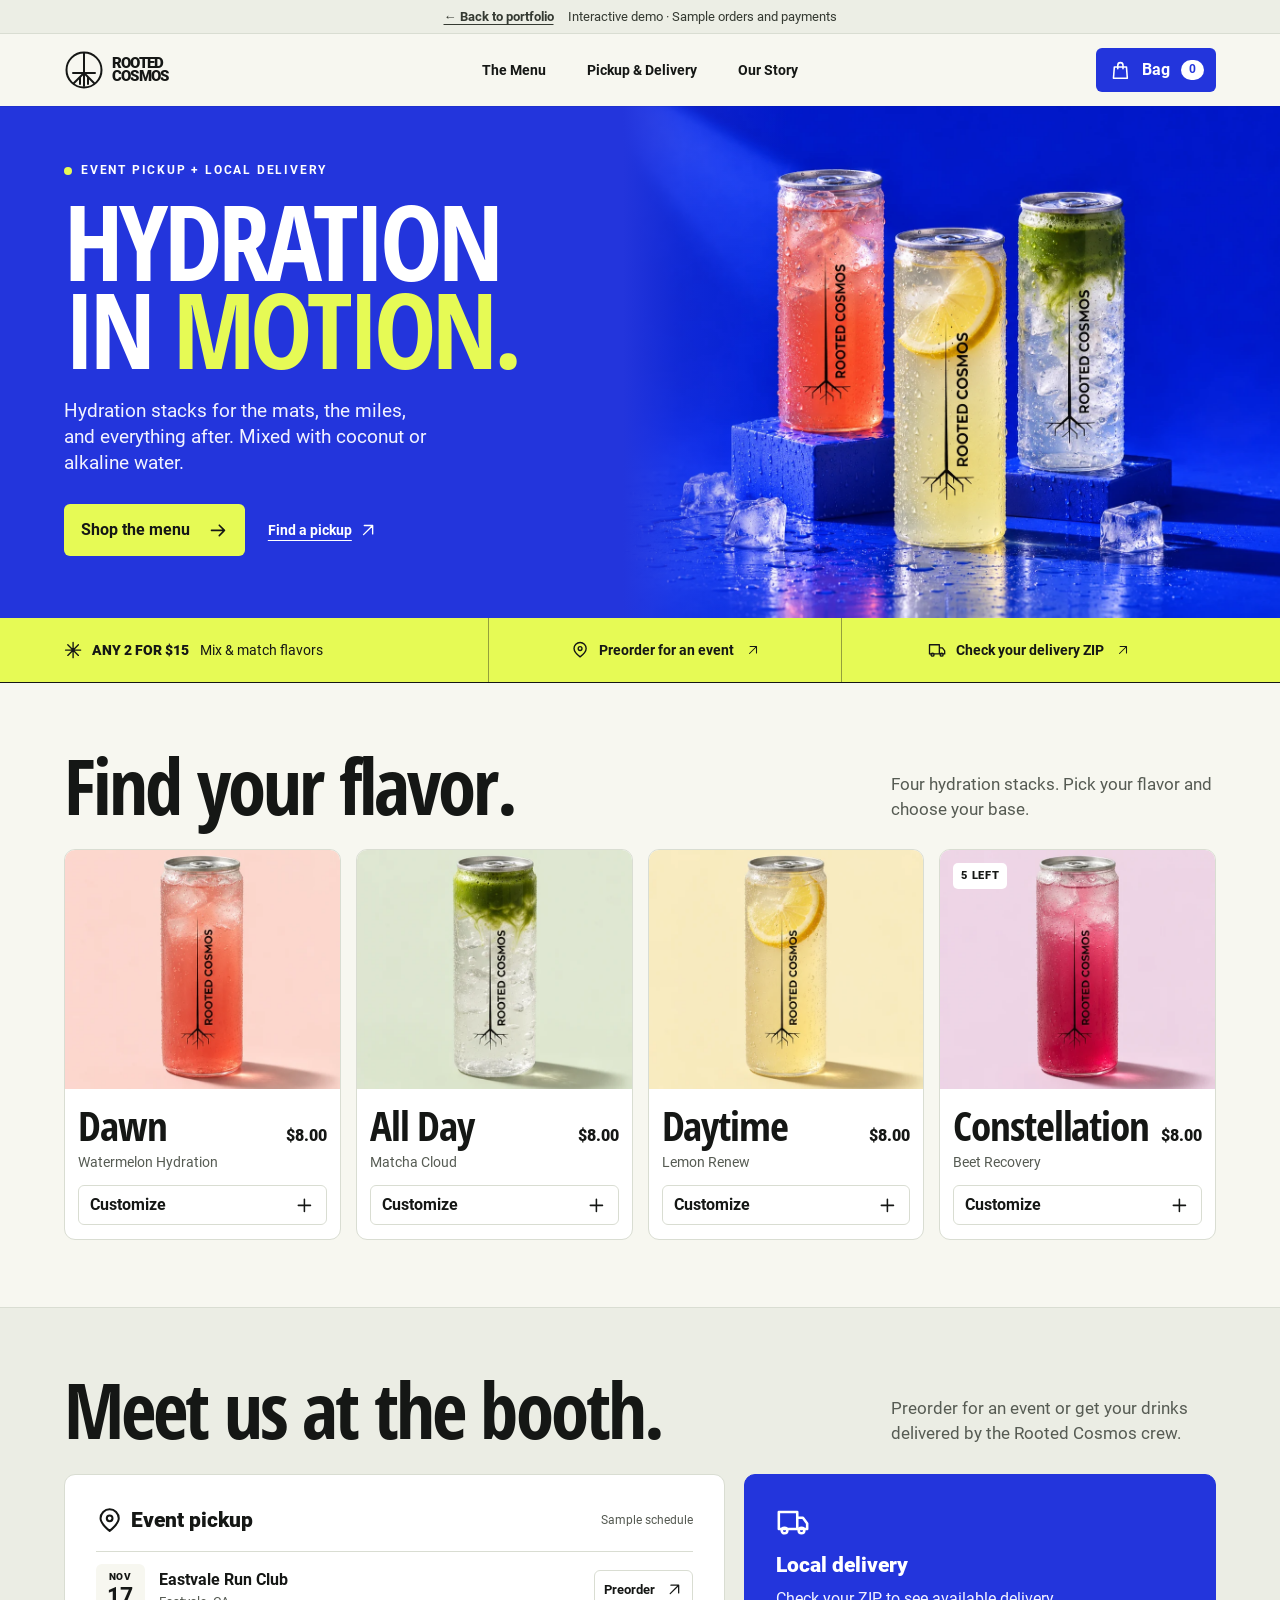
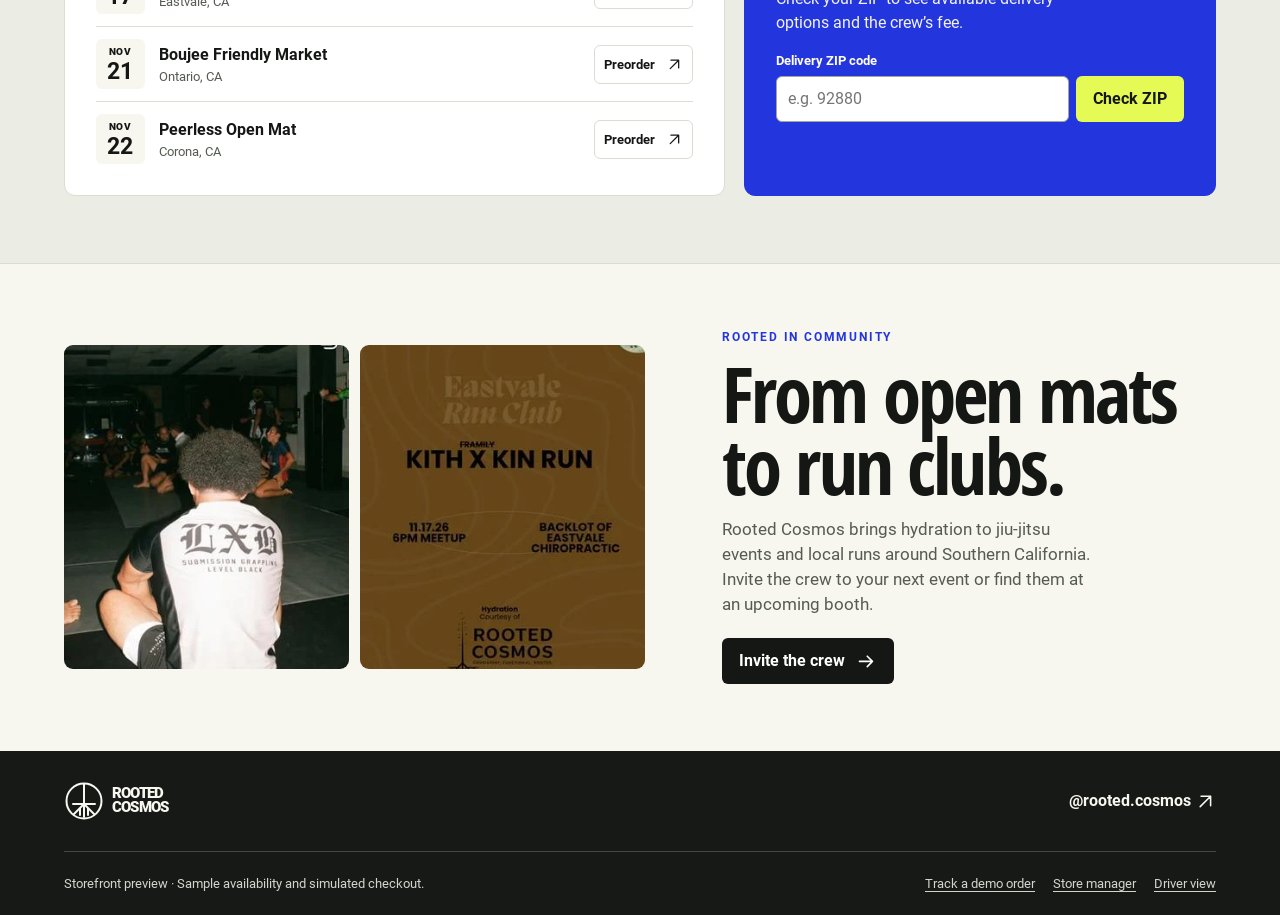
<file: previews/rooted-cosmos/index.html>
<!doctype html>
<html lang="en">
<head>
  <meta charset="utf-8">
  <meta name="viewport" content="width=device-width, initial-scale=1">
  <meta name="theme-color" content="#2335dc">
  <meta name="description" content="Explore four Rooted Cosmos hydration stacks, preorder for event pickup, or try a local delivery in this storefront demo.">
  <title>Rooted Cosmos | Hydration in Motion</title>
  <link rel="icon" href="data:image/svg+xml,%3Csvg xmlns='http://www.w3.org/2000/svg' viewBox='0 0 64 64'%3E%3Crect width='64' height='64' rx='14' fill='%232335dc'/%3E%3Cpath d='M32 12v40m0-21L19 47m13-16 13 16M19 32h26' fill='none' stroke='%23e1fa52' stroke-width='4'/%3E%3C/svg%3E">
  <link rel="stylesheet" href="styles.css">
  <link rel="stylesheet" href="manager.css">
  <link rel="preload" href="fonts/display.woff" as="font" type="font/woff" crossorigin>
  <script defer src="store.js?v=2"></script>
  <script defer src="manager.js?v=2"></script>
</head>
<body>
  <svg class="icon-defs" xmlns="http://www.w3.org/2000/svg" aria-hidden="true">
    <symbol id="root" viewBox="0 0 40 40"><circle cx="20" cy="20" r="17.5"/><path d="M20 3v33m0-13L10 33m10-10 10 10M9 23h22m-15 4v7m8-7v7"/></symbol>
    <symbol id="bag" viewBox="0 0 24 24"><path d="M5 8h14l1 13H4L5 8Zm4 2V6a3 3 0 1 1 6 0v4"/></symbol>
    <symbol id="arrow" viewBox="0 0 24 24"><path d="M4 12h15m-6-6 6 6-6 6"/></symbol>
    <symbol id="diagonal" viewBox="0 0 24 24"><path d="M6 18 18 6M7 6h11v11"/></symbol>
    <symbol id="pin" viewBox="0 0 24 24"><path d="M20 10c0 5-8 11-8 11s-8-6-8-11a8 8 0 1 1 16 0Z"/><circle cx="12" cy="10" r="2.5"/></symbol>
    <symbol id="truck" viewBox="0 0 24 24"><path d="M2 5h13v12H2V5Zm13 4h4l3 4v4h-7"/><circle cx="6" cy="18" r="2"/><circle cx="18" cy="18" r="2"/></symbol>
    <symbol id="burst" viewBox="0 0 24 24"><path d="M12 2v20M2 12h20M5 5l14 14M5 19 19 5"/></symbol>
    <symbol id="plus" viewBox="0 0 24 24"><path d="M12 5v14M5 12h14"/></symbol>
    <symbol id="check" viewBox="0 0 24 24"><path d="m5 12 5 5L20 7"/></symbol>
  </svg>
  <a class="skip" href="#main">Skip to main content</a>
  <div class="portfolio-demo-note">
    <a href="../../#work">← Back to portfolio</a>
    <span>Interactive demo · Sample orders and payments</span>
  </div>
  <header class="header">
    <div class="container header-inner">
      <a class="brand" href="#" aria-label="Rooted Cosmos home">
        <svg class="icon brand-icon" aria-hidden="true"><use href="#root"/></svg>
        <span>ROOTED<br>COSMOS</span>
      </a>
      <nav aria-label="Main navigation">
        <a href="#menu">The Menu</a>
        <a href="#fulfillment">Pickup &amp; Delivery</a>
        <a href="#story">Our Story</a>
      </nav>
      <button class="button cart-toggle" data-open="cart">
        <svg class="icon" aria-hidden="true"><use href="#bag"/></svg> Bag <span id="bag-count">0</span>
      </button>
    </div>
  </header>
  <div id="shop-announcement" class="shop-announcement" hidden></div>
  <main id="main">
    <section class="hero" aria-labelledby="hero-title">
      <div class="container hero-grid">
        <div class="hero-copy">
          <p class="eyebrow"><span class="status-dot"></span> Event pickup + local delivery</p>
          <h1 id="hero-title">HYDRATION<br>IN <em>MOTION.</em></h1>
          <p class="hero-description">Hydration stacks for the mats, the miles, and everything after. Mixed with coconut or alkaline water.</p>
          <div class="hero-actions">
            <a class="button lime" href="#menu">Shop the menu <svg class="icon" aria-hidden="true"><use href="#arrow"/></svg></a>
            <a class="text-link" href="#fulfillment">Find a pickup <svg class="icon" aria-hidden="true"><use href="#diagonal"/></svg></a>
          </div>
        </div>
        <div class="hero-visual">
          <picture>
            <source srcset="media/hero.webp" type="image/webp" data-generated>
            <img src="media/photo-2.webp" alt="Rooted Cosmos hydration cans in watermelon, matcha, and lemon" fetchpriority="high">
          </picture>
        </div>
      </div>
    </section>

    <div class="offer-rail">
      <div class="container rail-inner">
        <div><svg class="icon" aria-hidden="true"><use href="#burst"/></svg><span><strong>Any 2 for $15</strong> <span class="rail-detail">Mix &amp; match flavors</span></span></div>
        <a href="#fulfillment"><svg class="icon" aria-hidden="true"><use href="#pin"/></svg><span>Preorder for an event</span><svg class="icon small" aria-hidden="true"><use href="#diagonal"/></svg></a>
        <a href="#delivery"><svg class="icon" aria-hidden="true"><use href="#truck"/></svg><span>Check your delivery ZIP</span><svg class="icon small" aria-hidden="true"><use href="#diagonal"/></svg></a>
      </div>
    </div>

    <section class="section container" id="menu" aria-labelledby="menu-title">
      <div class="section-heading">
        <h2 id="menu-title">Find your flavor.</h2>
        <p>Four hydration stacks. Pick your flavor and choose your base.</p>
      </div>
      <div class="flavor-grid" id="flavors"></div>
    </section>

    <section class="fulfillment" id="fulfillment" aria-labelledby="fulfillment-title">
      <div class="container section">
        <div class="section-heading">
          <h2 id="fulfillment-title">Meet us at the booth.</h2>
          <p>Preorder for an event or get your drinks delivered by the Rooted Cosmos crew.</p>
        </div>
        <div class="fulfillment-grid">
          <div class="event-block">
            <div class="block-title"><h3><svg class="icon" aria-hidden="true"><use href="#pin"/></svg> Event pickup</h3><span>Sample schedule</span></div>
            <div id="events"></div>
          </div>
          <div class="delivery-block" id="delivery">
            <svg class="icon delivery-icon" aria-hidden="true"><use href="#truck"/></svg>
            <h3>Local delivery</h3>
            <p>Check your ZIP to see available delivery options and the crew’s fee.</p>
            <form id="zip-check" class="zip-form">
              <label for="delivery-zip">Delivery ZIP code</label>
              <div class="input-pair">
                <input id="delivery-zip" name="zip" inputmode="numeric" pattern="[0-9]{5}" maxlength="5" required placeholder="e.g. 92880">
                <button class="button" type="submit">Check ZIP</button>
              </div>
            </form>
            <p class="zip-result" id="zip-result" role="status"></p>
            <button class="inline-action" type="button" data-action="start-delivery" hidden>Choose delivery <svg class="icon" aria-hidden="true"><use href="#arrow"/></svg></button>
          </div>
        </div>
      </div>
    </section>

    <section id="story" class="section container story" aria-labelledby="story-title">
      <div class="story-photos">
        <img src="media/photo-4.webp" alt="Athlete at a jiu-jitsu open mat" loading="lazy" width="330" height="440">
        <img src="media/photo-6.webp" alt="Rooted Cosmos flyer for the Kith x Kin Run with Eastvale Run Club" loading="lazy" width="330" height="440">
      </div>
      <div class="story-copy">
        <p class="eyebrow">Rooted in community</p>
        <h2 id="story-title">From open mats<br>to run clubs.</h2>
        <p>Rooted Cosmos brings hydration to jiu-jitsu events and local runs around Southern California. Invite the crew to your next event or find them at an upcoming booth.</p>
        <button class="button ink" data-open="booking">Invite the crew <svg class="icon" aria-hidden="true"><use href="#arrow"/></svg></button>
      </div>
    </section>
  </main>
  <section id="store-manager" class="manager" aria-labelledby="manager-title" hidden>
    <header class="manager-header">
      <div class="manager-wrap manager-header-inner">
        <a class="brand" href="#" aria-label="Rooted Cosmos storefront">
          <svg class="icon brand-icon" aria-hidden="true"><use href="#root"/></svg><span>ROOTED<br>COSMOS</span>
        </a>
        <nav aria-label="Demo views"><a href="#">Storefront</a><span aria-current="page">Store manager</span><button type="button" data-open="driver">Driver view</button></nav>
      </div>
    </header>
    <div class="manager-wrap manager-body" id="manager-body"></div>
  </section>
  <footer class="footer">
    <div class="container footer-top">
      <a class="brand" href="#" aria-label="Rooted Cosmos home">
        <svg class="icon brand-icon" aria-hidden="true"><use href="#root"/></svg>
        <span>ROOTED<br>COSMOS</span>
      </a>
      <a href="https://www.instagram.com/rooted.cosmos/" target="_blank" rel="noopener noreferrer">@rooted.cosmos <svg class="icon" aria-hidden="true"><use href="#diagonal"/></svg></a>
    </div>
    <div class="container footer-bottom">
      <p>Storefront preview · Sample availability and simulated checkout.</p>
      <div><button data-open="track">Track a demo order</button><button data-open="manager">Store manager</button><button data-open="driver">Driver view</button></div>
    </div>
  </footer>
  <button id="mobile-bag" class="mobile-bag button lime" data-open="cart" hidden><span>View bag</span><span id="mobile-bag-value"></span></button>

  <dialog id="overlay" aria-labelledby="dialog-title">
    <div class="dialog-inner">
      <header class="dialog-header"><h2 id="dialog-title"></h2><button type="button" class="close" data-close aria-label="Close dialog">×</button></header>
      <div id="dialog-body"></div>
    </div>
  </dialog>
  <div id="notice" class="notice" role="status" aria-live="polite"></div>
</body>
</html>
</file>
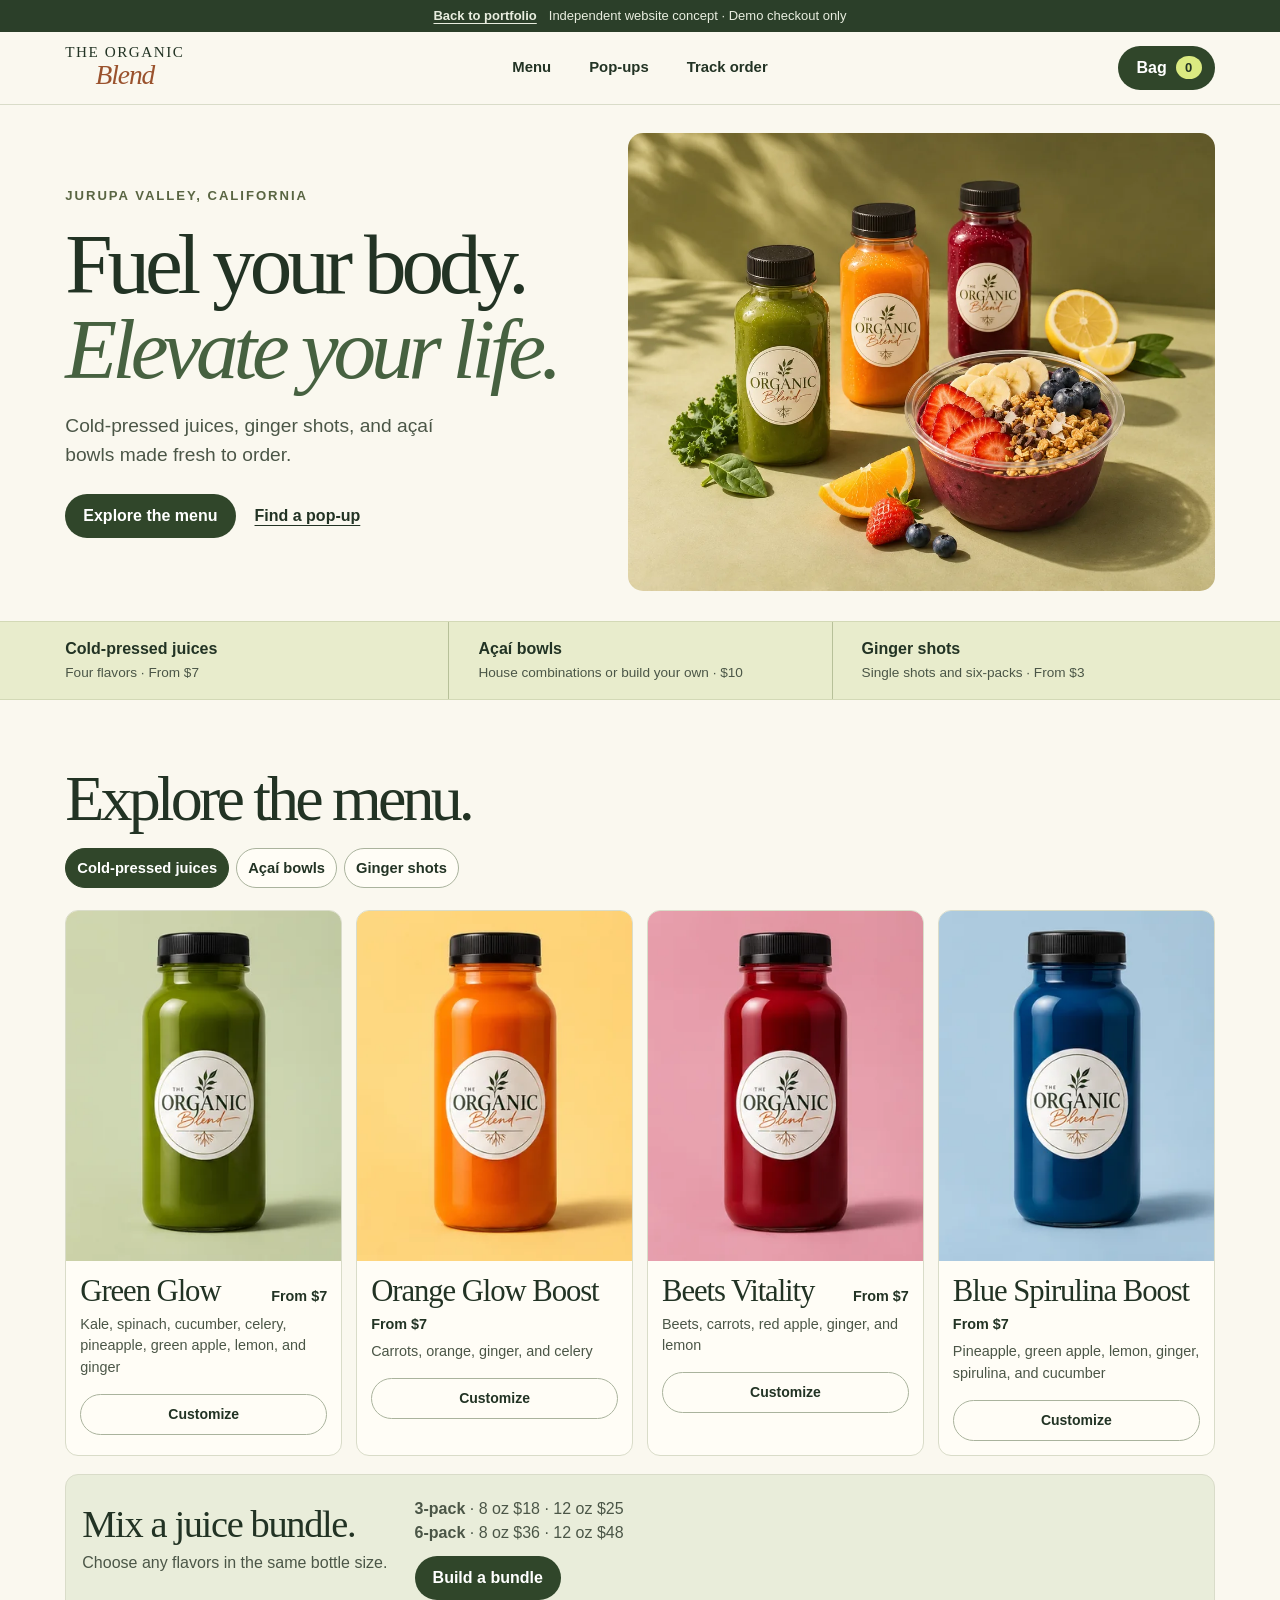
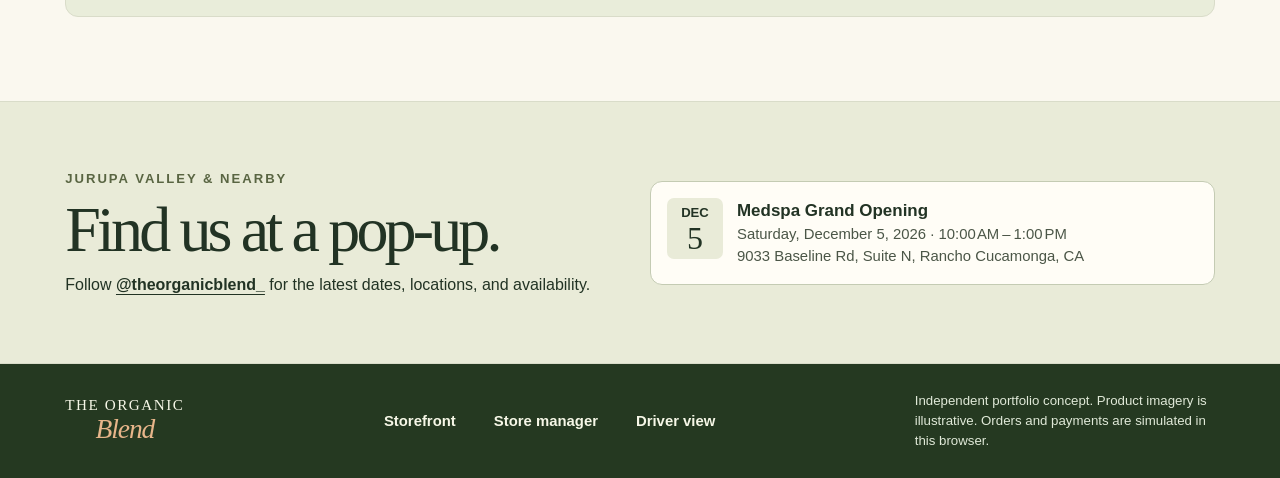
<file: previews/the-organic-blend/index.html>
<!doctype html>
<html lang="en">
<head>
  <meta charset="utf-8">
  <meta name="viewport" content="width=device-width, initial-scale=1">
  <meta name="theme-color" content="#293c23">
  <meta name="robots" content="noindex">
  <meta name="description" content="An independent ordering demo for The Organic Blend in Jurupa Valley. Explore juices, ginger shots, and açaí bowls.">
  <title>The Organic Blend | Storefront Concept</title>
  <link rel="stylesheet" href="styles.css?v=2">
  <script src="store.js?v=2" defer></script>
</head>
<body>
  <a class="skip" href="#main">Skip to content</a>
  <div class="demo-bar"><a href="../../#work">Back to portfolio</a><span>Independent website concept · Demo checkout only</span></div>
  <header class="site-header">
    <div class="wrap nav">
      <a class="wordmark" href="#" aria-label="The Organic Blend home"><span>THE ORGANIC</span><em>Blend</em></a>
      <nav aria-label="Main navigation"><a href="#menu">Menu</a><a href="#pop-ups">Pop-ups</a><button type="button" data-view="track">Track order</button></nav>
      <button class="button bag-button" data-view="bag" type="button">Bag <span id="bag-count">0</span></button>
    </div>
  </header>
  <main id="main">
    <section class="hero">
      <div class="wrap hero-grid">
        <div class="hero-copy">
          <p class="eyebrow">Jurupa Valley, California</p>
          <h1>Fuel your body.<br><em>Elevate your life.</em></h1>
          <p class="hero-description">Cold-pressed juices, ginger shots, and açaí bowls made fresh to order.</p>
          <div class="actions"><a href="#menu" class="button">Explore the menu</a><a href="#pop-ups" class="underlink">Find a pop-up</a></div>
        </div>
        <div class="hero-photo"><img src="media/hero.webp" alt="Illustration of cold-pressed juices and a berry açaí bowl in warm sunlight" width="1100" height="825" fetchpriority="high"></div>
      </div>
    </section>
    <div class="quick-pick">
      <div class="wrap">
        <button type="button" data-category="juices"><span>Cold-pressed juices</span><small>Four flavors · From $7</small></button>
        <button type="button" data-category="bowls"><span>Açaí bowls</span><small>House combinations or build your own · $10</small></button>
        <button type="button" data-category="shots"><span>Ginger shots</span><small>Single shots and six-packs · From $3</small></button>
      </div>
    </div>
    <section class="wrap section" id="menu" aria-labelledby="menu-title">
      <div class="section-heading"><h2 id="menu-title">Explore the menu.</h2></div>
      <div class="category-list" aria-label="Menu categories">
        <button type="button" data-tab="juices" aria-pressed="true">Cold-pressed juices</button>
        <button type="button" data-tab="bowls" aria-pressed="false">Açaí bowls</button>
        <button type="button" data-tab="shots" aria-pressed="false">Ginger shots</button>
      </div>
      <div id="menu-items"></div>
    </section>
    <section class="pickup-section" id="pop-ups" aria-labelledby="pop-ups-title">
      <div class="wrap section pickup-grid">
        <div>
          <p class="eyebrow">Jurupa Valley &amp; nearby</p>
          <h2 id="pop-ups-title">Find us at a pop-up.</h2>
          <p>Follow <a class="underlink" href="https://www.instagram.com/theorganicblend_/" target="_blank" rel="noopener noreferrer">@theorganicblend_</a> for the latest dates, locations, and availability.</p>
        </div>
        <div class="popup-list" id="popup-list"></div>
      </div>
    </section>
  </main>
  <main id="manager" class="wrap section ops" hidden></main>
  <main id="driver" class="wrap section ops" hidden></main>
  <footer class="footer">
    <div class="wrap">
      <a class="wordmark" href="#" aria-label="The Organic Blend home"><span>THE ORGANIC</span><em>Blend</em></a>
      <nav aria-label="Demo views"><a href="#menu">Storefront</a><a href="#storemanager">Store manager</a><a href="#driver">Driver view</a></nav>
      <p>Independent portfolio concept. Product imagery is illustrative. Orders and payments are simulated in this browser.</p>
    </div>
  </footer>
  <button id="mobile-bag" class="button mobile-bag" type="button" data-view="bag" hidden></button>
  <dialog id="sheet" aria-labelledby="sheet-title">
    <div class="sheet-header"><h2 id="sheet-title"></h2><button type="button" class="close" data-close aria-label="Close dialog">×</button></div>
    <div id="sheet-content"></div>
  </dialog>
  <div id="toast" class="toast" role="status" aria-live="polite"></div>
</body>
</html>
</file>
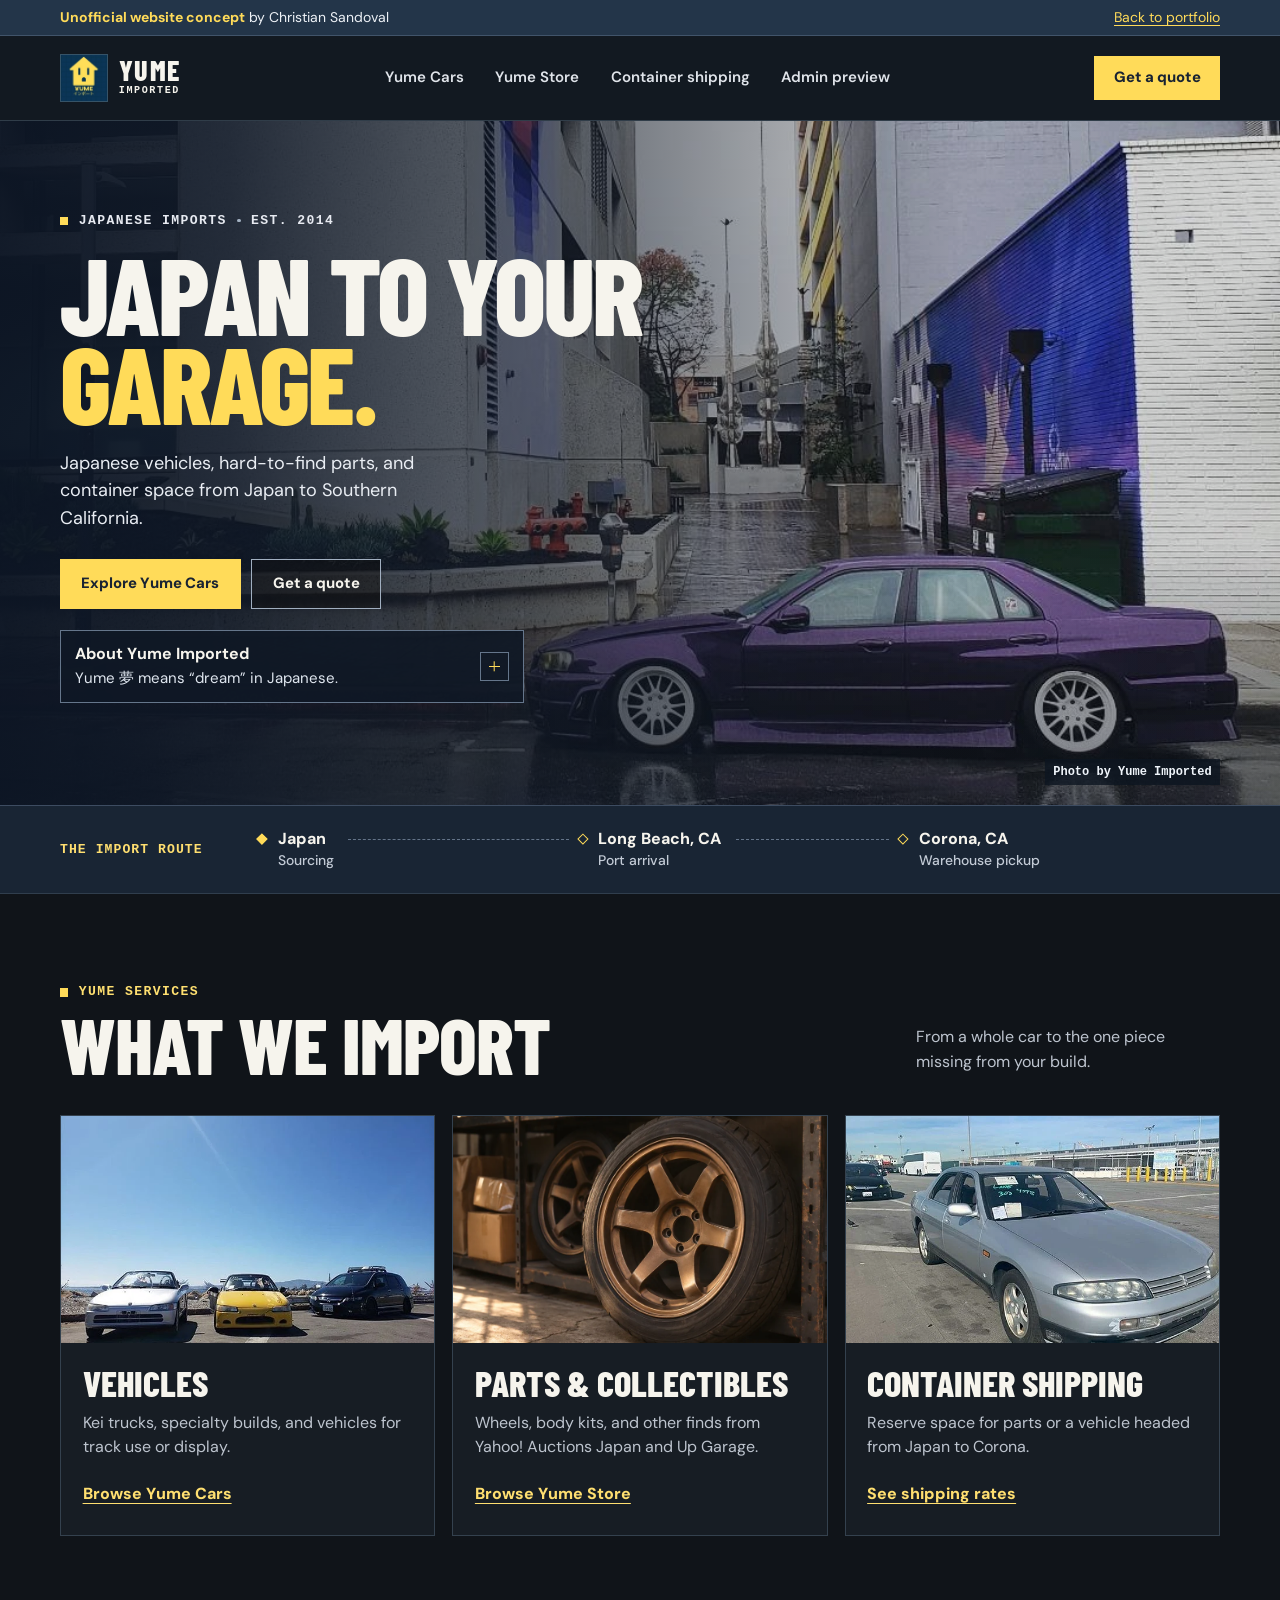
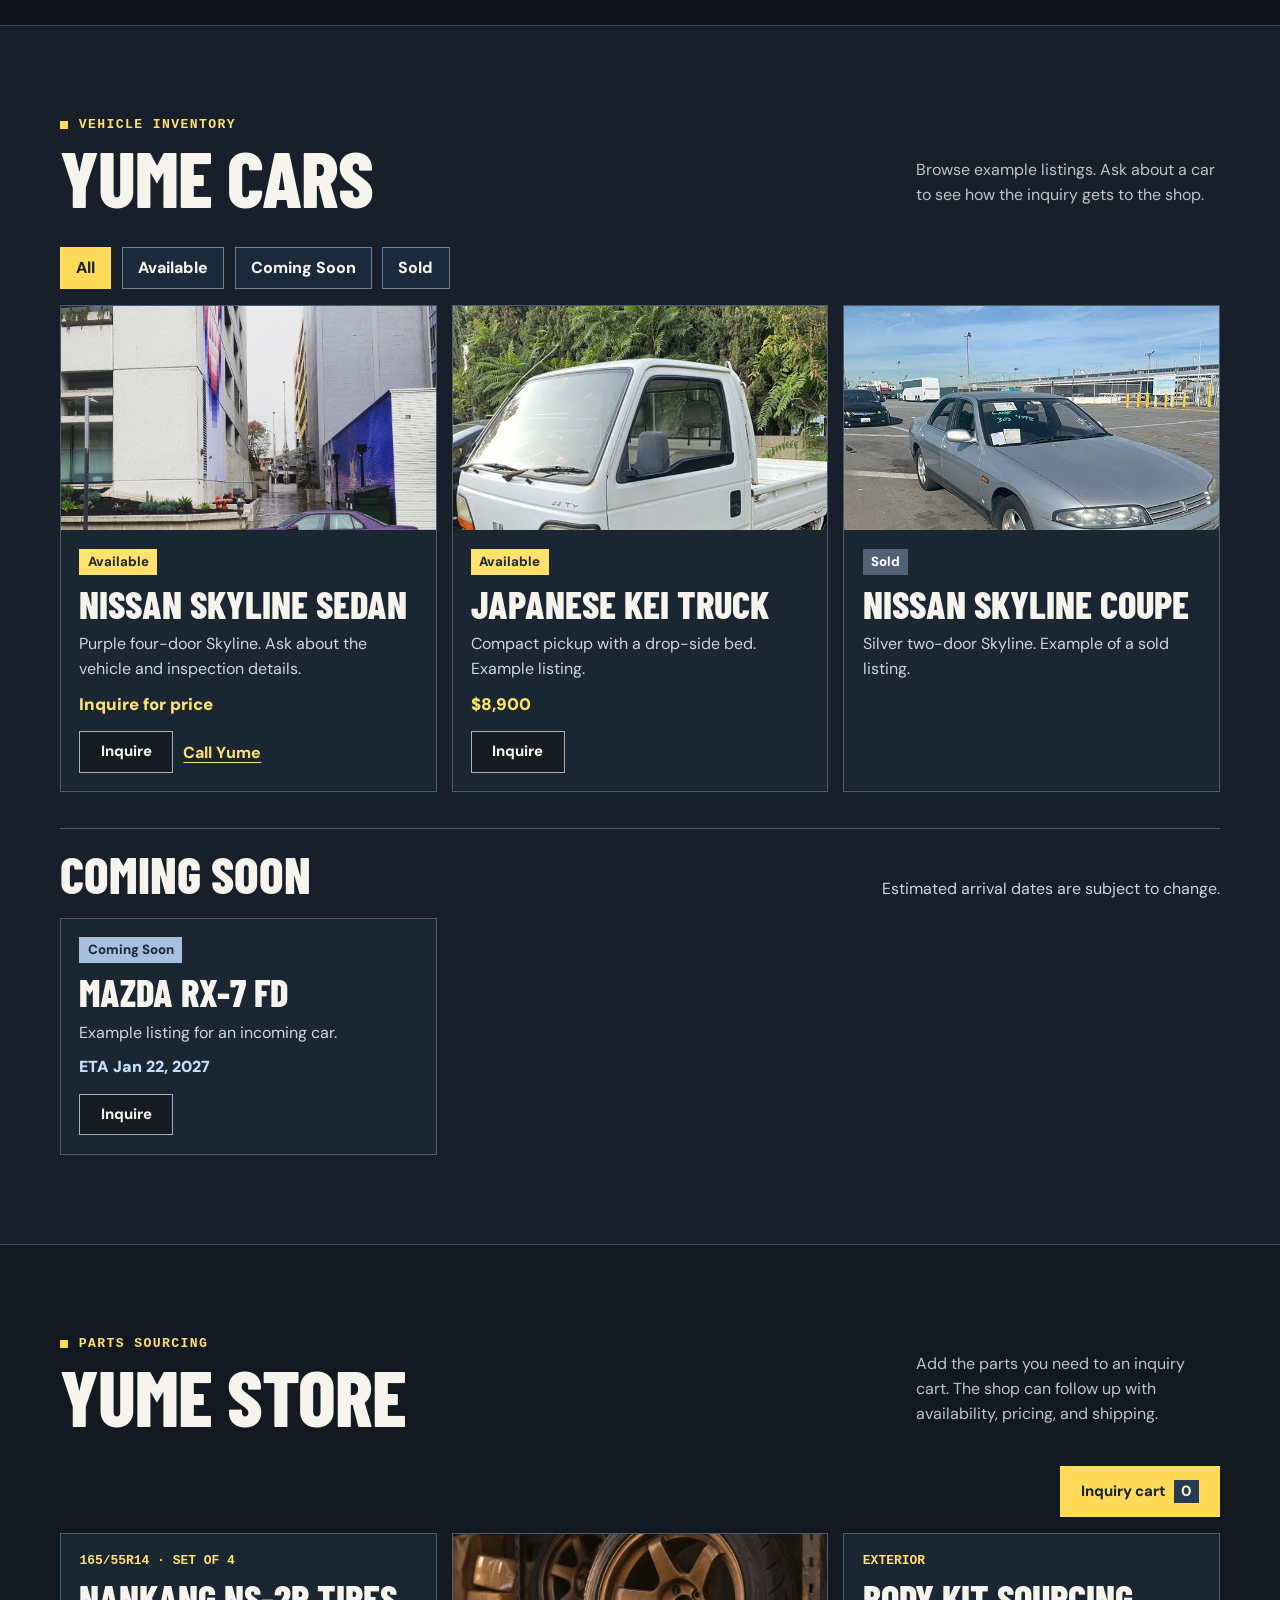
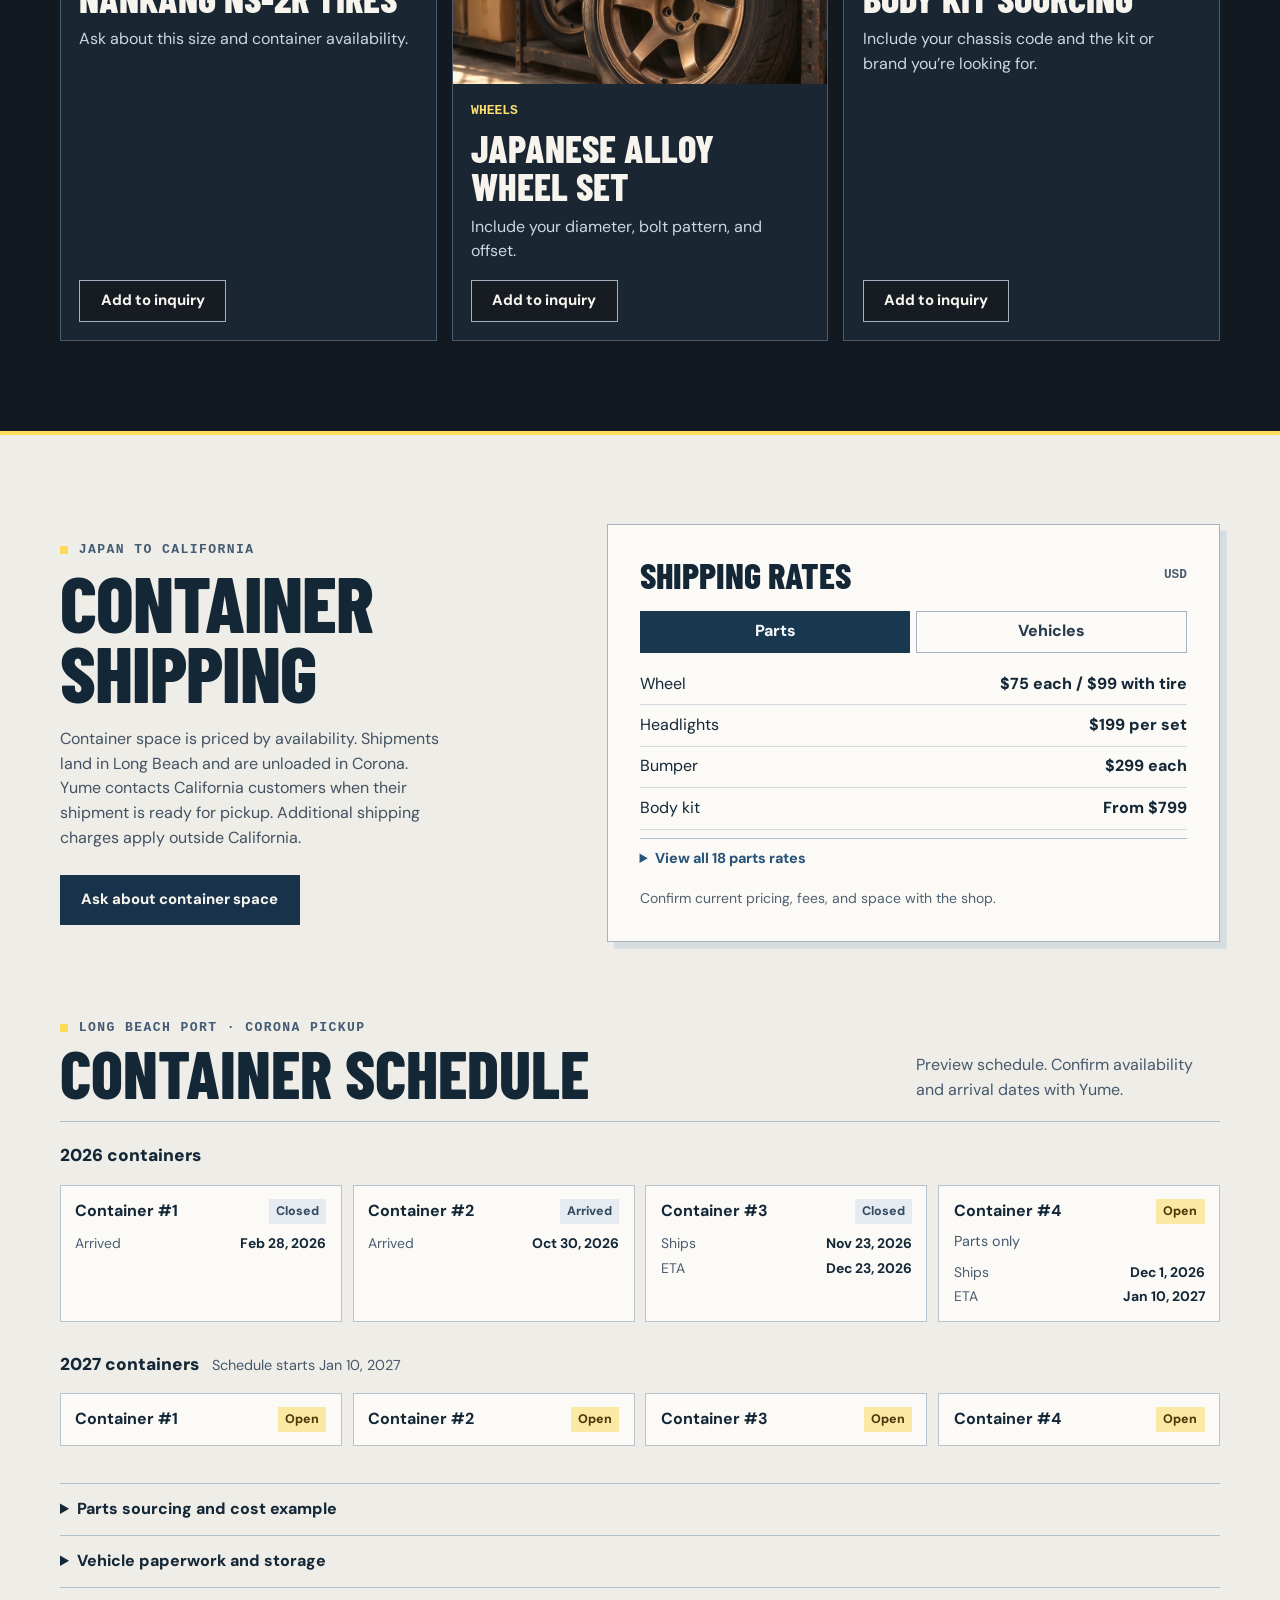
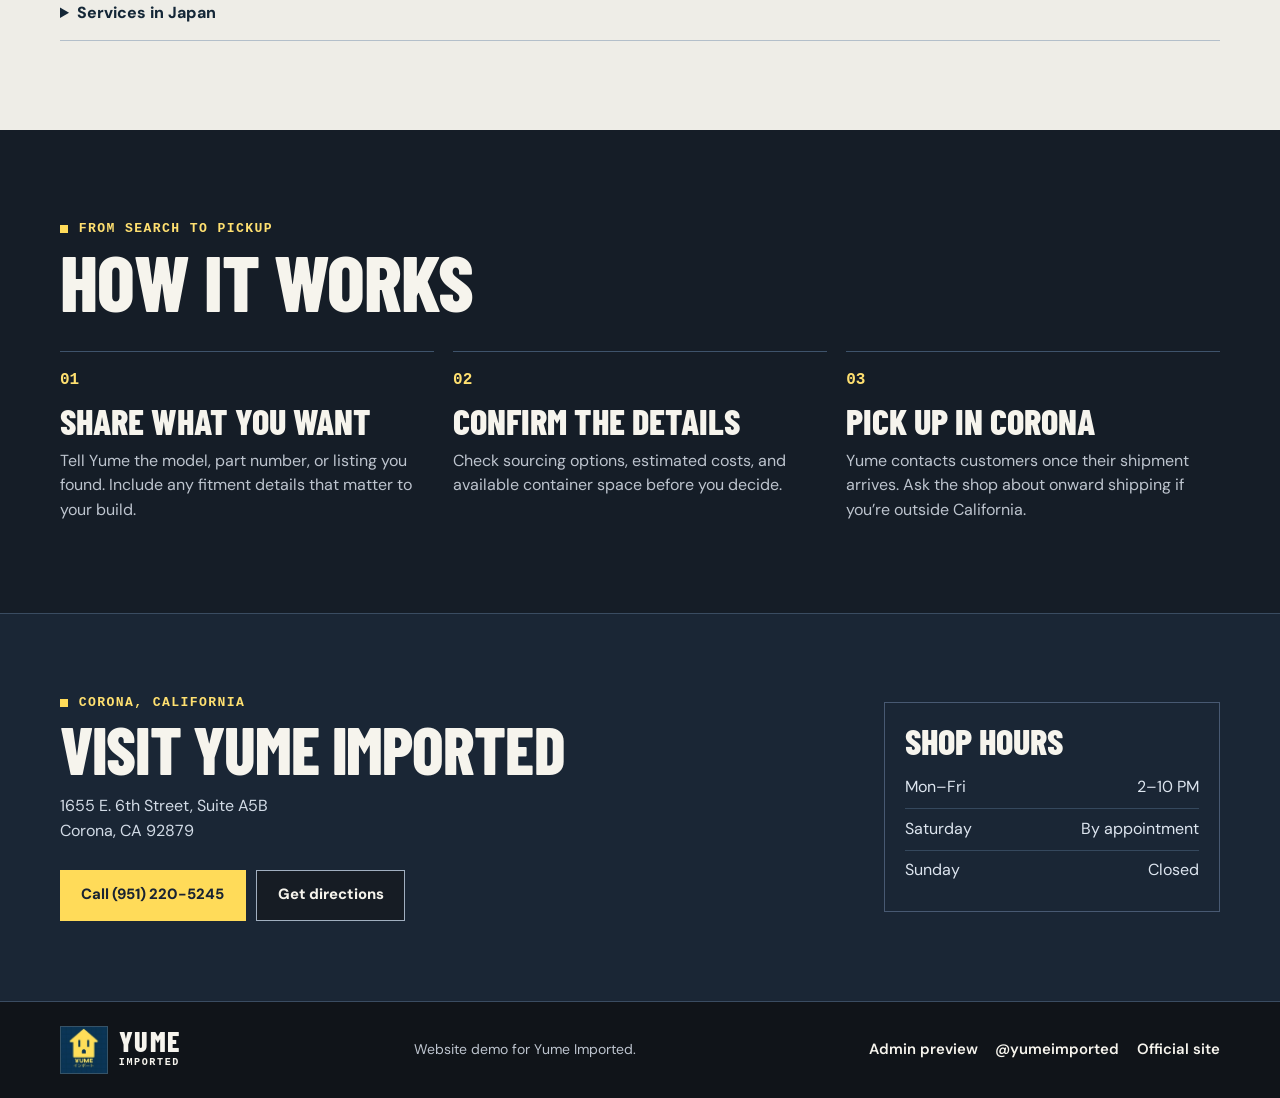
<file: previews/yume-imported/index.html>
<!doctype html>
<html lang="en">
<head>
  <meta charset="utf-8">
  <meta http-equiv="Content-Security-Policy" content="default-src 'self'; img-src 'self' data:; connect-src 'none'; object-src 'none'; base-uri 'none'; form-action 'none'">
  <meta name="viewport" content="width=device-width, initial-scale=1">
  <meta name="theme-color" content="#121921">
  <meta name="robots" content="noindex, nofollow">
  <meta name="description" content="A website concept for Yume Imported, a Japanese vehicle and parts importer in Corona, California.">
  <title>Yume Imported — Japan to your garage</title>
  <link rel="icon" href="assets/favicon.png" type="image/png">
  <link rel="preload" href="assets/barlow-condensed-800.woff2" as="font" type="font/woff2" crossorigin>
  <link rel="stylesheet" href="style.css?v=2">
  <link rel="stylesheet" href="manager.css">
  <link rel="stylesheet" href="catalog.css?v=2">
  <script defer src="demo-data.js?v=2"></script>
  <script defer src="site.js"></script>
  <script defer src="catalog.js?v=2"></script>
  <script defer src="manager.js?v=2"></script>
</head>
<body data-mode="demo">
  <a class="skip" href="#main">Skip to content</a>
  <div class="portfolio-preview">
    <div class="wrap"><span><strong>Unofficial website concept</strong> by Christian Sandoval</span><a href="../../#work">Back to portfolio</a></div>
  </div>
  <header class="site-header" id="top">
    <div class="wrap header-inner">
      <a class="brand" href="#top" aria-label="Yume Imported home">
        <img class="brand-mark" src="assets/yume-logo.webp" width="48" height="48" alt="">
        <span class="brand-word">YUME<span>IMPORTED</span></span>
      </a>
      <button class="menu-toggle" type="button" aria-expanded="false" aria-controls="site-nav" aria-label="Open navigation"><span></span><span></span></button>
      <nav class="navigation" id="site-nav" aria-label="Main navigation">
        <a href="#yume-cars">Yume Cars</a>
        <a href="#yume-store">Yume Store</a>
        <a href="#shipping">Container shipping</a>
        <a href="#manager">Admin preview</a>
      </nav>
      <button class="button primary header-cta" type="button" data-quote>Get a quote</button>
    </div>
  </header>

  <main id="main">
    <section class="hero" aria-labelledby="hero-title">
      <picture class="hero-photo">
        <source media="(max-width: 48rem)" srcset="assets/hero-mobile.webp">
        <img class="hero-image" src="assets/hero.webp" width="1080" height="800" fetchpriority="high" alt="">
      </picture>
      <div class="wrap hero-inner">
        <div class="hero-copy">
          <p class="eyebrow"><span class="signal" aria-hidden="true"></span> Japanese imports <span class="eyebrow-divider" aria-hidden="true"></span> Est. 2014</p>
          <h1 id="hero-title">JAPAN TO YOUR<br><em>GARAGE.</em></h1>
          <p class="hero-description">Japanese vehicles, hard-to-find parts, and container space from Japan to Southern California.</p>
          <div class="hero-actions">
            <a class="button primary" href="#yume-cars">Explore Yume Cars</a>
            <button class="button outline" type="button" data-quote>Get a quote</button>
          </div>
          <details class="hero-about">
            <summary>
              <span>
                <strong>About Yume Imported</strong>
                <span class="hero-about-meaning">Yume <span lang="ja">夢</span> means “dream” in Japanese.</span>
              </span>
              <span class="hero-about-toggle" aria-hidden="true"></span>
            </summary>
            <div class="hero-about-story">
              <p>Yume Imported started out as a hobby, and quickly turn into a direct source to bring you parts, cars and collectibles. Established in 2014 with 15 years experience in all things Japanese we know the business and seen it change throughout the years.</p>
              <p>We offer space in container to ship parts, and specialize in off road vehicles that are used for competition or company product display. There are so many amazing things Japan has to offer, Yume can make it happen for you. Browse around or <a href="#visit-title">Contact us</a> for any questions. Domo</p>
            </div>
          </details>
        </div>
        <p class="hero-credit">Photo by Yume Imported</p>
      </div>
    </section>

    <div class="route">
      <div class="wrap route-inner">
        <span class="route-label">THE IMPORT ROUTE</span>
        <ol aria-label="Import route from Japan via Long Beach to Corona">
          <li><i aria-hidden="true"></i><span>Japan <small>Sourcing</small></span></li>
          <li><i aria-hidden="true"></i><span>Long Beach, CA <small>Port arrival</small></span></li>
          <li><i aria-hidden="true"></i><span>Corona, CA <small>Warehouse pickup</small></span></li>
        </ol>
      </div>
    </div>

    <section class="section imports" id="imports" aria-labelledby="imports-title">
      <div class="wrap">
        <div class="section-heading">
          <div>
            <p class="eyebrow accent"><span class="signal" aria-hidden="true"></span> Yume services</p>
            <h2 id="imports-title">What we import</h2>
          </div>
          <p>From a whole car to the one piece missing from your build.</p>
        </div>
        <div class="services">
          <article class="service">
            <img src="assets/vehicles.webp" loading="lazy" width="640" height="479" alt="Three Japanese cars from the Yume Imported gallery">
            <div class="service-body">
              <h3>Vehicles</h3>
              <p>Kei trucks, specialty builds, and vehicles for track use or display.</p>
              <a class="text-action light-action" href="#yume-cars">Browse Yume Cars</a>
            </div>
          </article>
          <article class="service">
            <img src="assets/parts.webp" loading="lazy" width="900" height="600" alt="Illustrative photo of a bronze six-spoke wheel in a garage">
            <div class="service-body">
              <h3>Parts &amp; collectibles</h3>
              <p>Wheels, body kits, and other finds from Yahoo! Auctions Japan and Up Garage.</p>
              <a class="text-action light-action" href="#yume-store">Browse Yume Store</a>
            </div>
          </article>
          <article class="service">
            <img src="assets/shipping.webp" loading="lazy" width="640" height="488" alt="Silver Japanese coupe parked at a shipping yard">
            <div class="service-body">
              <h3>Container shipping</h3>
              <p>Reserve space for parts or a vehicle headed from Japan to Corona.</p>
              <a class="text-action light-action" href="#shipping">See shipping rates</a>
            </div>
          </article>
        </div>
      </div>
    </section>

    <section class="section inventory" id="yume-cars" aria-labelledby="cars-title">
      <div class="wrap">
        <div class="section-heading">
          <div>
            <p class="eyebrow accent"><span class="signal" aria-hidden="true"></span> Vehicle inventory</p>
            <h2 id="cars-title">Yume Cars</h2>
          </div>
          <p>Browse example listings. Ask about a car to see how the inquiry gets to the shop.</p>
        </div>
        <div class="catalog-filters" role="group" aria-label="Filter cars">
          <button type="button" data-car-filter="All" aria-pressed="true">All</button>
          <button type="button" data-car-filter="Available" aria-pressed="false">Available</button>
          <button type="button" data-car-filter="Coming Soon" aria-pressed="false">Coming Soon</button>
          <button type="button" data-car-filter="Sold" aria-pressed="false">Sold</button>
        </div>
        <div aria-live="polite">
          <div id="car-inventory" class="catalog-grid"></div>
          <section class="upcoming-inventory" id="coming-soon" aria-labelledby="upcoming-title">
            <div class="upcoming-heading">
              <h3 id="upcoming-title">Coming Soon</h3>
              <p>Estimated arrival dates are subject to change.</p>
            </div>
            <div id="upcoming-cars" class="catalog-grid"></div>
          </section>
        </div>
      </div>
    </section>

    <section class="section parts-store" id="yume-store" aria-labelledby="store-title">
      <div class="wrap">
        <div class="section-heading">
          <div>
            <p class="eyebrow accent"><span class="signal" aria-hidden="true"></span> Parts sourcing</p>
            <h2 id="store-title">Yume Store</h2>
          </div>
          <p>Add the parts you need to an inquiry cart. The shop can follow up with availability, pricing, and shipping.</p>
        </div>
        <div class="store-toolbar">
          <p class="store-feedback" id="store-feedback" role="status"></p>
          <button class="button primary" type="button" id="view-cart">Inquiry cart <span id="cart-count" class="cart-count">0</span></button>
        </div>
        <div id="parts-catalog" class="catalog-grid"></div>
      </div>
    </section>

    <section class="section shipping" id="shipping" aria-labelledby="shipping-title">
      <div class="wrap shipping-inner">
        <div class="shipping-copy">
          <p class="eyebrow accent"><span class="signal" aria-hidden="true"></span> Japan to California</p>
          <h2 id="shipping-title">Container<br> shipping</h2>
          <p>Container space is priced by availability. Shipments land in Long Beach and are unloaded in Corona. Yume contacts California customers when their shipment is ready for pickup. Additional shipping charges apply outside California.</p>
          <button class="button dark-button" type="button" data-quote="shipping">Ask about container space</button>
        </div>
        <div class="rates-panel">
          <div class="rates-heading"><h3>Shipping rates</h3><span>USD</span></div>
          <div class="rate-tabs" role="tablist" aria-label="Shipping rate category">
            <button type="button" role="tab" id="parts-tab" aria-selected="true" aria-controls="parts-rates">Parts</button>
            <button type="button" role="tab" id="vehicles-tab" aria-selected="false" aria-controls="vehicle-rates" tabindex="-1">Vehicles</button>
          </div>
          <div id="parts-rates" role="tabpanel" aria-labelledby="parts-tab" tabindex="0"></div>
          <div id="vehicle-rates" role="tabpanel" aria-labelledby="vehicles-tab" tabindex="0" hidden></div>
          <p class="rate-note">Confirm current pricing, fees, and space with the shop.</p>
        </div>
      </div>
      <div class="wrap shipping-extra">
        <section class="container-board" id="containers" aria-labelledby="container-title">
          <div class="container-heading">
            <div>
              <p class="eyebrow accent"><span class="signal" aria-hidden="true"></span> Long Beach port · Corona pickup</p>
              <h3 id="container-title">Container schedule</h3>
            </div>
            <p>Preview schedule. Confirm availability and arrival dates with Yume.</p>
          </div>
          <div id="container-schedule"></div>
        </section>

        <div class="shipping-details">
          <details>
            <summary>Parts sourcing and cost example</summary>
            <div class="detail-body">
              <p>Send Yume the listing you want sourced. Browse <a href="https://auctions.yahoo.co.jp/">Yahoo! Auctions Japan</a> or <a href="https://www.upgarage.com/en/ec/car-items/">Up Garage</a>. Yume also lists accounts with URAS, BN Sports, Vertex, HKS, and VeilSide.</p>
              <h4>Example estimate for a body kit</h4>
              <dl class="rate-list">
                <div><dt>Yahoo! Auctions purchase</dt><dd>$1,000</dd></div>
                <div><dt>Shipping within Japan</dt><dd>$399</dd></div>
                <div><dt>Broker fee (15% in this example)</dt><dd>$150</dd></div>
                <div><dt>Import shipping to Corona</dt><dd>$799</dd></div>
                <div><dt>Import tariff (25% in this example)</dt><dd>$250</dd></div>
                <div><dt><strong>Example total</strong></dt><dd>$2,698</dd></div>
              </dl>
              <p class="rate-note">Many new body kits and wheels are made to order. Yume lists lead times of about 90 days to one year, depending on production.</p>
            </div>
          </details>
          <details>
            <summary>Vehicle paperwork and storage</summary>
            <div class="detail-body">
              <p>Yume lists the following fees. Ask the shop what documentation and registration options apply to your vehicle.</p>
              <dl class="rate-list">
                <div><dt>Virginia registration service</dt><dd>$2,000–$2,200</dd></div>
                <div><dt>Additional handling for vehicles missing paperwork</dt><dd>$699</dd></div>
                <div><dt>Additional Canada or Mexico registration handling</dt><dd>$699</dd></div>
                <div><dt>Covered outdoor vehicle storage in Japan</dt><dd>$150/month</dd></div>
              </dl>
              <p class="rate-note">Yume’s listed registration services exclude California.</p>
            </div>
          </details>
          <details>
            <summary>Services in Japan</summary>
            <div class="detail-body">
              <ul>
                <li>Sourcing and shipping for rolling chassis, motorcycles, scooters, high-end vehicles, and personal or business items</li>
                <li>Mechanical service and dedicated container coordination</li>
                <li>Vehicle registration assistance during a visit to Japan</li>
                <li>Covered outdoor storage</li>
              </ul>
              <p>For other requests, use the <a href="https://www.yumeimported.com/">official Yume Imported site</a> or call the shop.</p>
            </div>
          </details>
        </div>
      </div>
    </section>

    <section class="section process" id="process" aria-labelledby="process-title">
      <div class="wrap">
        <div class="section-heading">
          <div>
            <p class="eyebrow accent"><span class="signal" aria-hidden="true"></span> From search to pickup</p>
            <h2 id="process-title">How it works</h2>
          </div>
        </div>
        <ol class="steps">
          <li><h3>Share what you want</h3><p>Tell Yume the model, part number, or listing you found. Include any fitment details that matter to your build.</p></li>
          <li><h3>Confirm the details</h3><p>Check sourcing options, estimated costs, and available container space before you decide.</p></li>
          <li><h3>Pick up in Corona</h3><p>Yume contacts customers once their shipment arrives. Ask the shop about onward shipping if you’re outside California.</p></li>
        </ol>
      </div>
    </section>

    <section class="visit" aria-labelledby="visit-title">
      <div class="wrap visit-inner">
        <div>
          <p class="eyebrow accent"><span class="signal" aria-hidden="true"></span> Corona, California</p>
          <h2 id="visit-title">Visit Yume Imported</h2>
          <address>1655 E. 6th Street, Suite A5B<br>Corona, CA 92879</address>
          <div class="visit-actions">
            <a class="button primary" href="tel:+19512205245">Call (951) 220-5245</a>
            <a class="button outline" href="https://www.google.com/maps/search/?api=1&amp;query=Yume+Imported+1655+E+6th+Street+Corona+CA+92879">Get directions</a>
          </div>
        </div>
        <div class="hours">
          <h3>Shop hours</h3>
          <dl>
            <div><dt>Mon–Fri</dt><dd>2–10 PM</dd></div>
            <div><dt>Saturday</dt><dd>By appointment</dd></div>
            <div><dt>Sunday</dt><dd>Closed</dd></div>
          </dl>
        </div>
      </div>
    </section>
  </main>

  <footer class="site-footer">
    <div class="wrap footer-inner">
      <a class="brand" href="#top" aria-label="Yume Imported, back to top">
        <img class="brand-mark" src="assets/yume-logo.webp" width="48" height="48" alt="">
        <span class="brand-word">YUME<span>IMPORTED</span></span>
      </a>
      <p>Website demo for Yume Imported.</p>
      <div class="footer-links">
        <a href="#manager">Admin preview</a>
        <a href="https://www.instagram.com/yumeimported/">@yumeimported</a>
        <a href="https://www.yumeimported.com/">Official site</a>
      </div>
    </div>
  </footer>

  <main class="manager" id="manager-view" aria-labelledby="manager-title" hidden>
    <header class="manager-header">
      <div class="wrap manager-header-inner">
        <a class="brand" href="#top" aria-label="Yume Imported storefront">
          <img class="brand-mark" src="assets/yume-logo.webp" width="48" height="48" alt="">
          <span class="brand-word">YUME<span>IMPORTED</span></span>
        </a>
        <nav class="manager-switch" aria-label="Demo views">
          <a href="#top">Storefront</a>
          <span aria-current="page">Admin preview</span>
        </nav>
      </div>
    </header>
    <div class="wrap manager-body">
      <p class="manager-banner"><strong>Owner demo</strong> <span>Car listings and inquiries in this portfolio demo stay in the same browser.</span></p>
      <div class="manager-title-row">
        <div><p class="manager-kicker">Yume Imported</p><h1 id="manager-title" tabindex="-1">Import manager</h1></div>
        <a class="manager-button secondary" href="#containers">View storefront schedule</a>
      </div>
      <nav class="manager-nav" aria-label="Admin sections">
        <button type="button" data-manager-tab="overview" aria-current="page">Overview</button>
        <button type="button" data-manager-tab="cars">Yume Cars</button>
        <button type="button" data-manager-tab="containers">Containers</button>
        <button type="button" data-manager-tab="inquiries">Inquiries</button>
        <button type="button" data-manager-tab="rates">Shipping rates</button>
      </nav>
      <div id="manager-notice" class="manager-notice" role="status"></div>
      <div id="manager-panel"></div>
    </div>
  </main>

  <dialog class="manager-dialog" id="manager-editor" aria-labelledby="manager-dialog-title">
    <div class="manager-dialog-head">
      <h2 id="manager-dialog-title"></h2>
      <button class="manager-close" type="button" data-close-editor aria-label="Close editor">×</button>
    </div>
    <div id="manager-editor-body"></div>
  </dialog>

  <dialog class="quote-dialog" id="quote-dialog" aria-labelledby="quote-title">
    <div class="dialog-top">
      <div>
        <p class="eyebrow accent"><span class="signal" aria-hidden="true"></span> Demo inquiry</p>
        <h2 id="quote-title">Get a quote</h2>
      </div>
      <button class="close-dialog" id="close-quote-dialog" type="button" aria-label="Close quote form">×</button>
    </div>
    <p id="quote-intro">Use sample details to try the demo inbox. Saved inquiries stay in this browser.</p>
    <form id="quote-form">
      <label for="quote-service">What are you looking for?</label>
      <select id="quote-service" name="service" required>
        <option value="">Choose a service</option>
        <option value="vehicle">Source a vehicle</option>
        <option value="parts">Source parts or collectibles</option>
        <option value="shipping">Reserve container space</option>
      </select>
      <label for="quote-details">Vehicle or parts details</label>
      <textarea id="quote-details" name="details" rows="4" required maxlength="1200" placeholder="Year, model, part number, or a link to the listing"></textarea>
      <button class="button primary" type="submit">Preview inquiry</button>
    </form>
    <section id="quote-preview" aria-labelledby="preview-title" hidden>
      <h3 id="preview-title" tabindex="-1">Your inquiry draft</h3>
      <textarea id="quote-draft" aria-label="Inquiry draft" rows="6" readonly></textarea>
      <div class="draft-actions">
        <button class="button primary" id="save-inquiry" type="button">Save to demo inbox</button>
        <button class="button outline" id="copy-draft" type="button">Copy draft</button>
        <button class="button outline" id="edit-draft" type="button">Edit inquiry</button>
      </div>
      <p class="copy-status" id="copy-status" role="status"></p>
    </section>
  </dialog>
  <dialog class="quote-dialog" id="catalog-dialog" aria-labelledby="catalog-dialog-title">
    <div class="dialog-top">
      <div>
        <p class="eyebrow accent"><span class="signal" aria-hidden="true"></span> Inquiry</p>
        <h2 id="catalog-dialog-title"></h2>
      </div>
      <button class="close-dialog" type="button" id="close-catalog-dialog" aria-label="Close inquiry">×</button>
    </div>
    <p id="catalog-instructions">Use sample contact details to try the inbox in this browser.</p>
    <div id="catalog-inquiry-items"></div>
    <form id="catalog-inquiry-form" class="catalog-inquiry-form">
      <label>Name<input name="customer" type="text" maxlength="100" autocomplete="name" required></label>
      <label>Email<input name="email" type="email" maxlength="160" autocomplete="email" required></label>
      <label>Message <span>(optional)</span><textarea name="message" maxlength="1200" rows="3" placeholder="Vehicle fitment, pickup, or shipping questions"></textarea></label>
      <button class="button primary" type="submit">Send inquiry</button>
    </form>
    <p class="catalog-response" id="catalog-response" role="status" tabindex="-1"></p>
  </dialog>
</body>
</html>
</file>
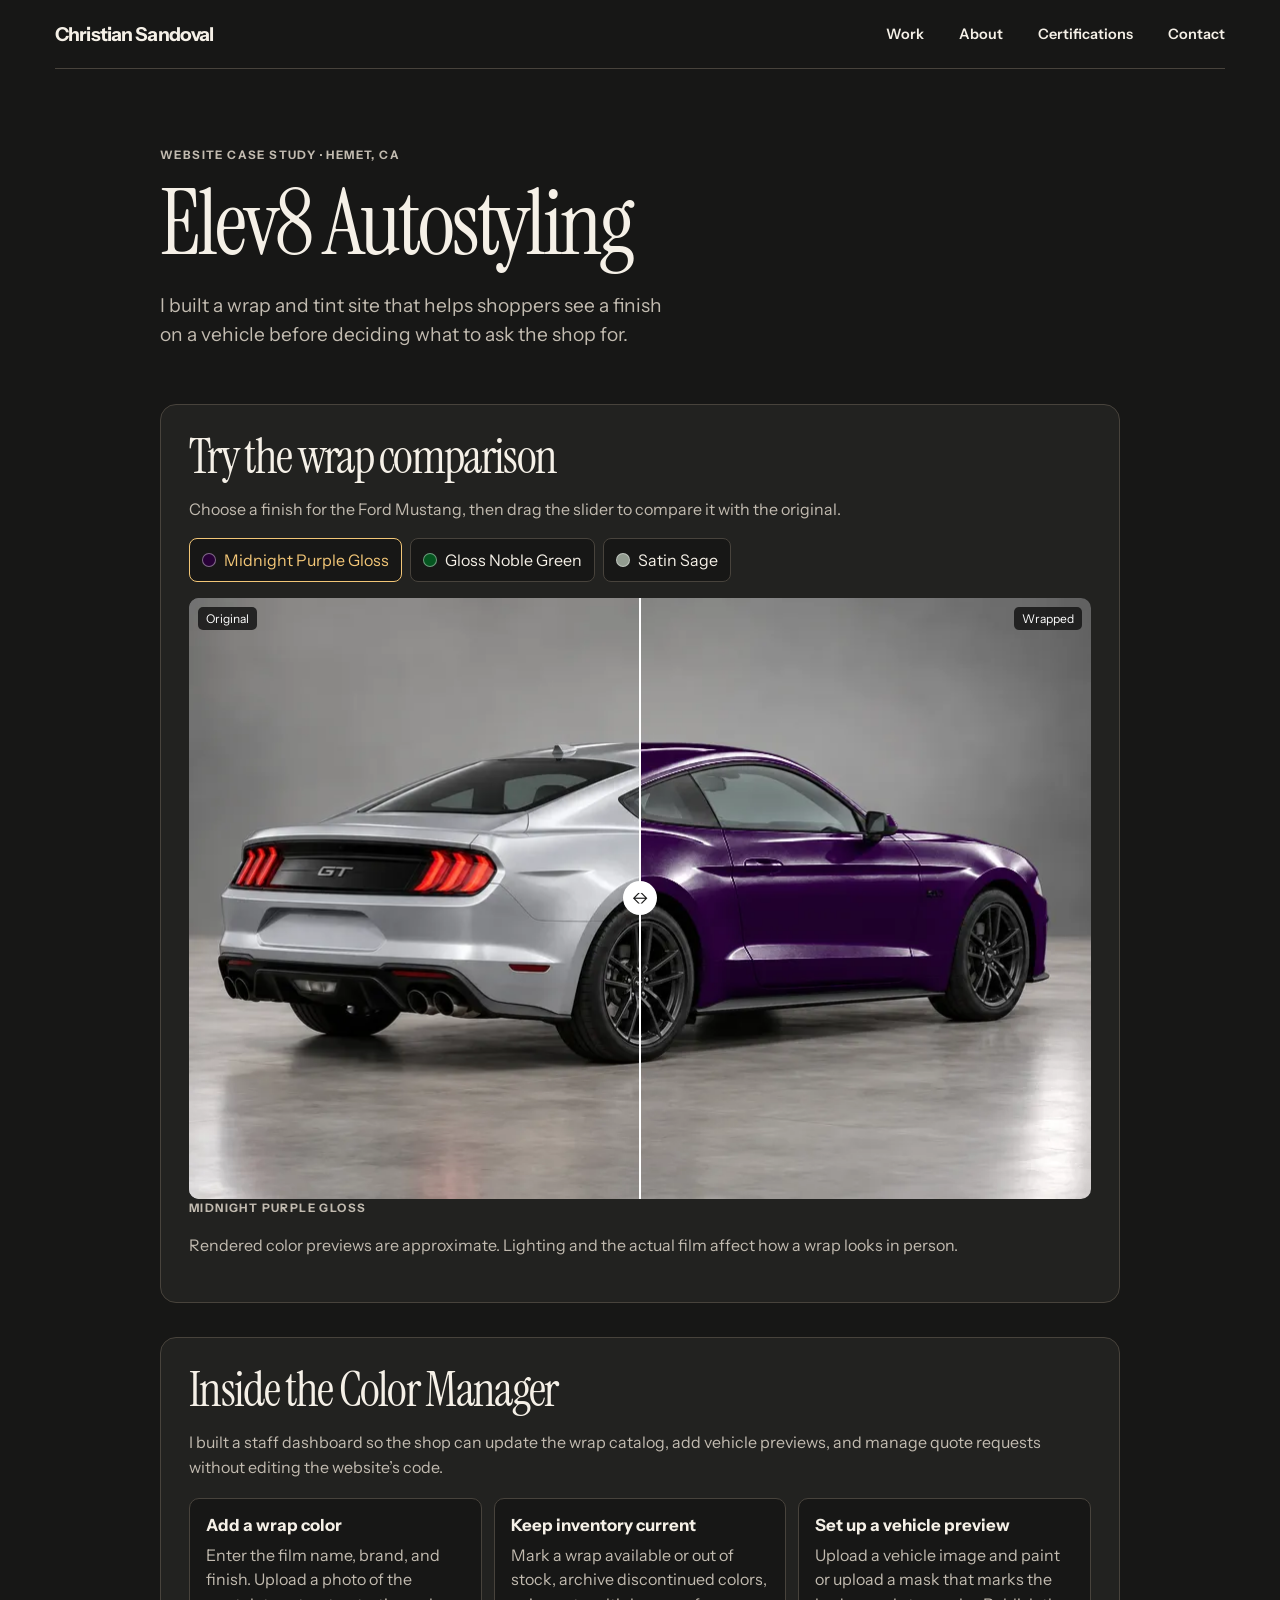
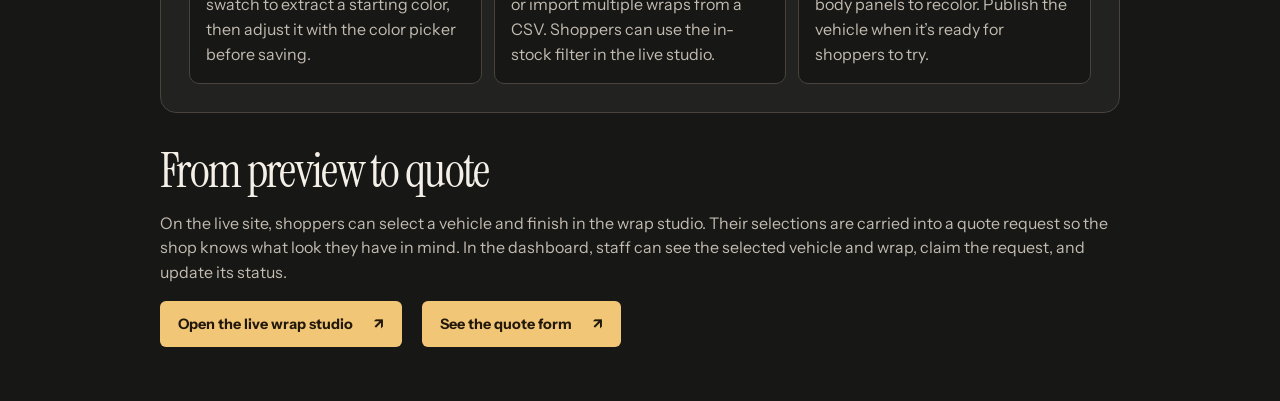
<file: work/elev8/index.html>
<!doctype html>
<html lang="en">
<head>
  <meta charset="utf-8">
  <meta name="viewport" content="width=device-width, initial-scale=1">
  <meta name="description" content="Try the wrap comparison built for Elev8 Autostyling and see how it helps shoppers request a quote.">
  <title>Elev8 Autostyling | Christian Sandoval</title>
  <link rel="canonical" href="https://www.gigglez.dev/work/elev8/">
  <link rel="stylesheet" href="https://fonts.googleapis.com/css2?family=Instrument+Sans:wght@400;500;600;700&family=Instrument+Serif:ital@0;1&display=swap">
  <link rel="stylesheet" href="../../assets/css/portfolio.css">
  <style>
    .case { max-width: 960px; margin-bottom: 54px; }
    .case .hero { padding-block: clamp(42px, 7vw, 78px) 28px; }
    .case h1 { font-size: clamp(3rem, 7vw, 6.2rem); }
    .case h2 { font-size: clamp(2rem, 4vw, 3rem); }
    .demo { overflow: hidden; padding: clamp(14px, 3vw, 28px); background: var(--surface); border: 1px solid var(--line); border-radius: 16px; }
    .demo p, .case-next p { color: var(--muted); line-height: 1.55; }
    .finishes { display: flex; flex-wrap: wrap; gap: 8px; margin: 16px 0; }
    .finishes button { display: inline-flex; align-items: center; gap: 8px; min-height: 44px; padding: 8px 12px; color: var(--ink); border: 1px solid var(--line); border-radius: 8px; background: var(--paper); font: inherit; cursor: pointer; }
    .finishes button[aria-pressed="true"] { border-color: var(--accent); color: var(--accent); }
    .swatch { width: 14px; height: 14px; border: 1px solid #ffffff69; border-radius: 50%; background: var(--swatch); }
    .comparison { --split: 50%; position: relative; aspect-ratio: 900 / 600; overflow: hidden; border-radius: 10px; background: var(--paper); }
    .comparison img { position: absolute; inset: 0; width: 100%; height: 100%; object-fit: cover; }
    .comparison .original { clip-path: inset(0 calc(100% - var(--split)) 0 0); }
    .divider { position: absolute; inset: 0 auto 0 var(--split); width: 2px; transform: translateX(-50%); background: white; pointer-events: none; }
    .divider::after { content: "↔"; position: absolute; top: 50%; left: 50%; transform: translate(-50%, -50%); display: grid; place-items: center; width: 34px; height: 34px; border-radius: 50%; color: #171716; background: white; }
    .comparison input { position: absolute; inset: 0; box-sizing: border-box; width: 100%; height: 100%; margin: 0; opacity: 0; cursor: ew-resize; }
    .comparison:focus-within { outline: 3px solid var(--accent); outline-offset: 3px; }
    .comparison-label { position: absolute; top: 9px; padding: 4px 8px; color: white; background: #151515d9; border-radius: 5px; font-size: .75rem; pointer-events: none; }
    .comparison-label:first-of-type { left: 9px; }
    .comparison-label:last-of-type { right: 9px; }
    .case-next { margin-top: 34px; }
    .staff-flow { list-style: none; padding: 0; display: grid; grid-template-columns: repeat(auto-fit, minmax(min(100%, 220px), 1fr)); gap: 12px; margin: 18px 0 0; }
    .staff-flow li { padding: 16px; border: 1px solid var(--line); border-radius: 10px; background: var(--paper); }
    .staff-flow h3 { margin: 0; font-size: 1.05rem; }
    .staff-flow p { margin: 8px 0 0; }
    .staff-workflow { margin-top: 34px; }
  </style>
</head>
<body>
  <header class="wrap topbar">
    <a class="brand" href="../../">Christian Sandoval</a>
    <nav aria-label="Main navigation">
      <a href="../../#work">Work</a>
      <a href="../../about/">About</a>
      <a href="../../#certifications">Certifications</a>
      <a href="../../#contact">Contact</a>
    </nav>
  </header>
  <main class="wrap case">
    <section class="hero" aria-labelledby="case-title">
      <p class="eyebrow">Website case study · Hemet, CA</p>
      <h1 id="case-title">Elev8 Autostyling</h1>
      <p class="intro">I built a wrap and tint site that helps shoppers see a finish on a vehicle before deciding what to ask the shop for.</p>
    </section>

    <section class="demo" aria-labelledby="demo-title">
      <h2 id="demo-title">Try the wrap comparison</h2>
      <p>Choose a finish for the Ford Mustang, then drag the slider to compare it with the original.</p>
      <div class="finishes" role="group" aria-label="Wrap finishes" hidden>
        <button type="button" data-image="mustang-purple.webp" aria-pressed="true"><span class="swatch" style="--swatch:#280137" aria-hidden="true"></span>Midnight Purple Gloss</button>
        <button type="button" data-image="mustang-green.webp" aria-pressed="false"><span class="swatch" style="--swatch:#055620" aria-hidden="true"></span>Gloss Noble Green</button>
        <button type="button" data-image="mustang-sage.webp" aria-pressed="false"><span class="swatch" style="--swatch:#929c90" aria-hidden="true"></span>Satin Sage</button>
      </div>
      <div class="comparison">
        <img id="wrapped" src="mustang-purple.webp" width="900" height="600" alt="Ford Mustang preview in Midnight Purple Gloss">
        <img class="original" src="mustang-original.webp" width="900" height="600" alt="Original Ford Mustang illustration">
        <div class="divider" aria-hidden="true"></div>
        <span class="comparison-label" aria-hidden="true">Original</span>
        <span class="comparison-label" aria-hidden="true">Wrapped</span>
        <input id="split" type="range" min="0" max="100" value="50" aria-label="Percentage of the original finish shown" hidden>
      </div>
      <p class="eyebrow" id="finish-status" aria-live="polite">Midnight Purple Gloss</p>
      <p>Rendered color previews are approximate. Lighting and the actual film affect how a wrap looks in person.</p>
    </section>

    <section class="demo staff-workflow" aria-labelledby="staff-title">
      <h2 id="staff-title">Inside the Color Manager</h2>
      <p>I built a staff dashboard so the shop can update the wrap catalog, add vehicle previews, and manage quote requests without editing the website’s code.</p>
      <ol class="staff-flow">
        <li>
          <h3>Add a wrap color</h3>
          <p>Enter the film name, brand, and finish. Upload a photo of the swatch to extract a starting color, then adjust it with the color picker before saving.</p>
        </li>
        <li>
          <h3>Keep inventory current</h3>
          <p>Mark a wrap available or out of stock, archive discontinued colors, or import multiple wraps from a CSV. Shoppers can use the in-stock filter in the live studio.</p>
        </li>
        <li>
          <h3>Set up a vehicle preview</h3>
          <p>Upload a vehicle image and paint or upload a mask that marks the body panels to recolor. Publish the vehicle when it’s ready for shoppers to try.</p>
        </li>
      </ol>
    </section>

    <section class="case-next" aria-labelledby="quote-title">
      <h2 id="quote-title">From preview to quote</h2>
      <p>On the live site, shoppers can select a vehicle and finish in the wrap studio. Their selections are carried into a quote request so the shop knows what look they have in mind. In the dashboard, staff can see the selected vehicle and wrap, claim the request, and update its status.</p>
      <div class="project-actions">
        <a class="button" href="https://elev8autostyling.shop/#finishes">Open the live wrap studio <span aria-hidden="true">↗</span></a>
        <a class="button" href="https://elev8autostyling.shop/#contact">See the quote form <span aria-hidden="true">↗</span></a>
      </div>
    </section>
  </main>
  <script>
    const finishes = document.querySelector('.finishes');
    const comparison = document.querySelector('.comparison');
    const slider = document.querySelector('#split');
    const wrapped = document.querySelector('#wrapped');
    const status = document.querySelector('#finish-status');
    finishes.hidden = false;
    slider.hidden = false;
    finishes.addEventListener('click', (event) => {
      const selected = event.target.closest('[data-image]');
      if (!selected) return;
      const name = selected.textContent.trim();
      wrapped.src = selected.dataset.image;
      wrapped.alt = 'Ford Mustang preview in ' + name;
      status.textContent = name;
      for (const button of finishes.querySelectorAll('button')) {
        button.setAttribute('aria-pressed', String(button === selected));
      }
    });
    slider.addEventListener('input', () => {
      comparison.style.setProperty('--split', slider.value + '%');
    });
  </script>
</body>
</html>
</file>
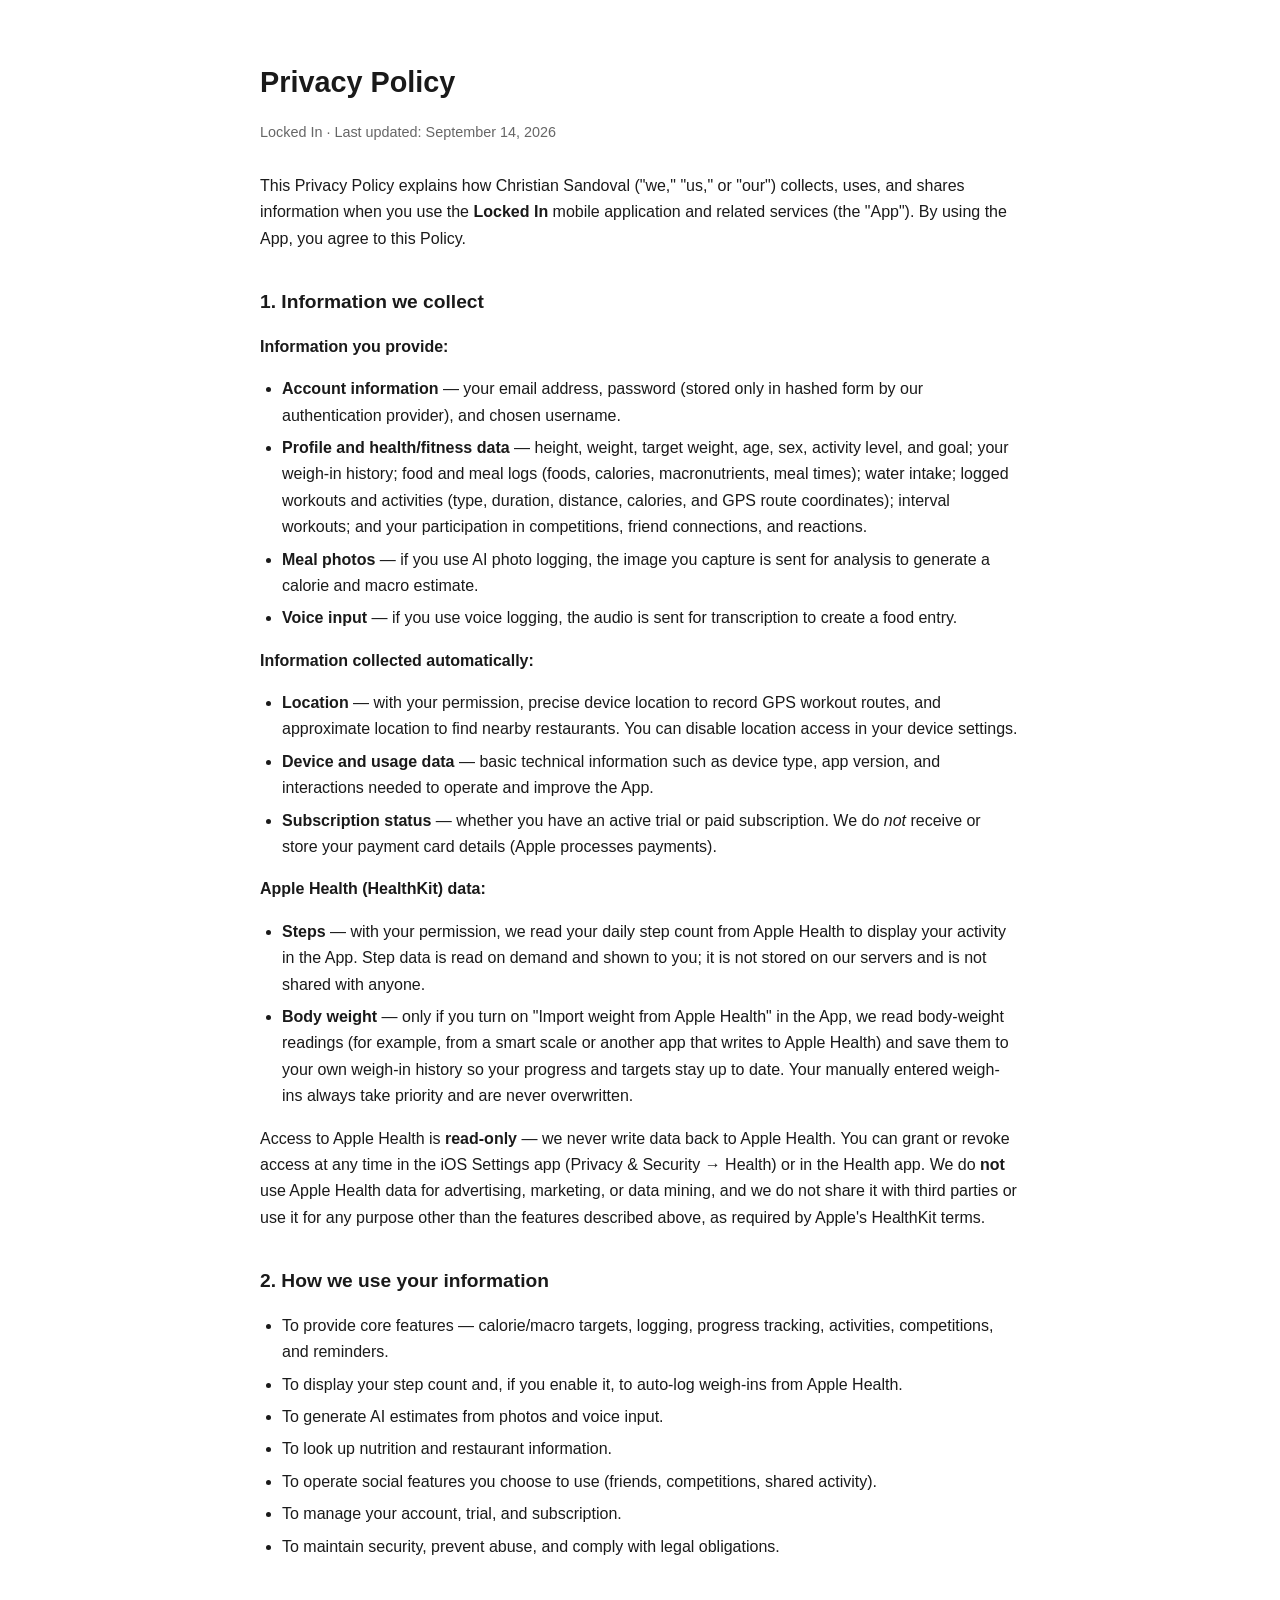
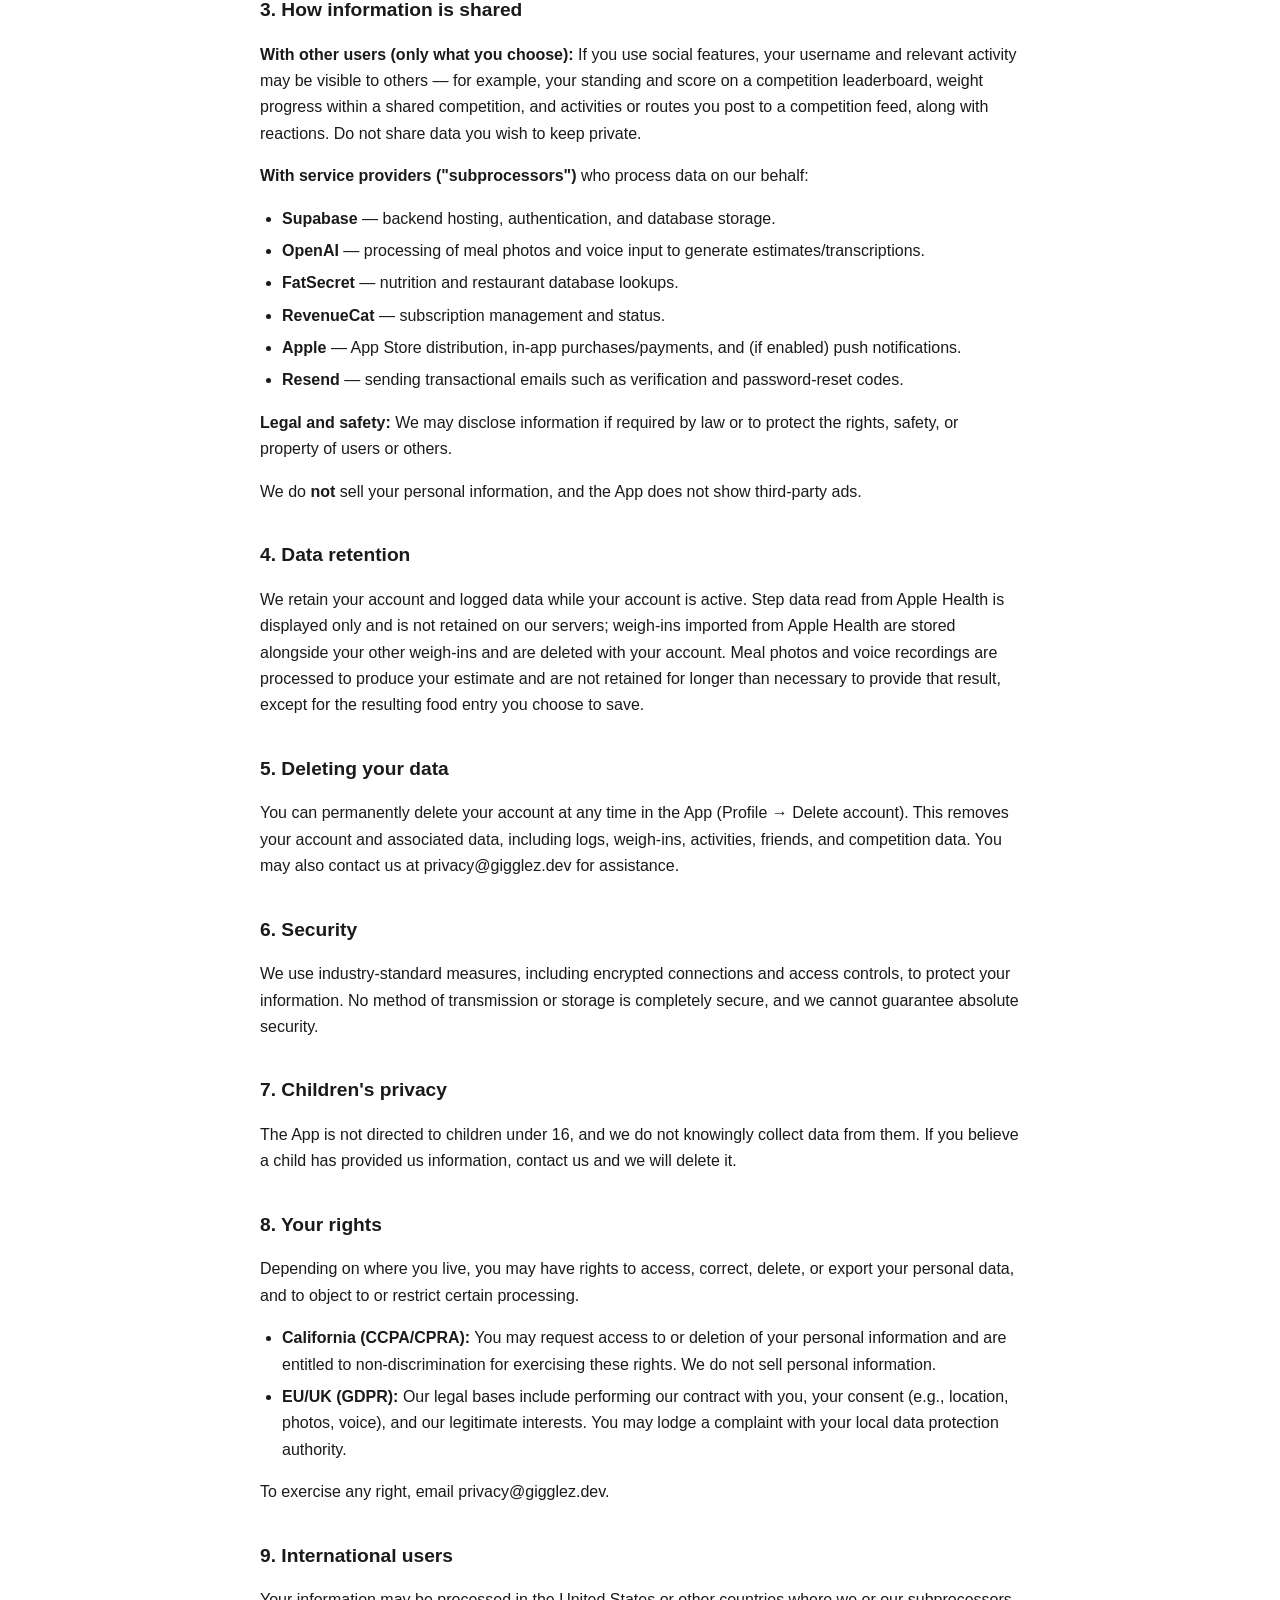
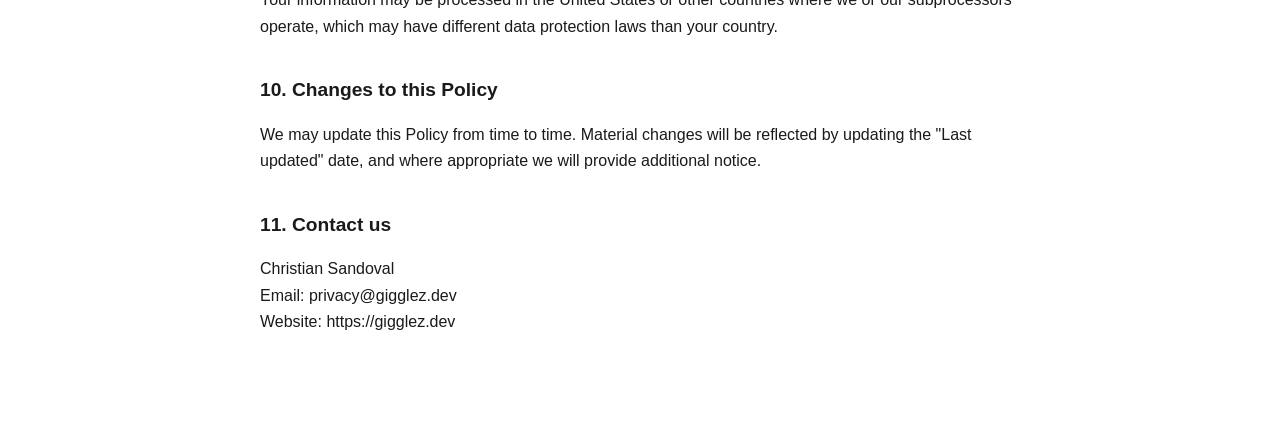
<file: privacy-policy.html>
<!DOCTYPE html>
<html lang="en">
<head>
<meta charset="utf-8">
<meta name="viewport" content="width=device-width, initial-scale=1">
<title>Privacy Policy — Locked In</title>
<style>
  :root { color-scheme: light dark; }
  body { font-family: -apple-system, BlinkMacSystemFont, "Segoe UI", Roboto, Helvetica, Arial, sans-serif;
         max-width: 760px; margin: 0 auto; padding: 40px 22px 80px; line-height: 1.65; color: #1a1a1a; background: #fff; }
  h1 { font-size: 1.8rem; margin-bottom: 4px; }
  h2 { font-size: 1.2rem; margin-top: 34px; }
  .meta { color: #666; font-size: 0.9rem; margin-bottom: 28px; }
  a { color: #1769aa; }
  ul { padding-left: 22px; }
  li { margin: 6px 0; }
  code { background: #f0f0f0; padding: 1px 5px; border-radius: 4px; }
  @media (prefers-color-scheme: dark) {
    body { color: #e6e6e6; background: #111; } .meta { color: #9a9a9a; } a { color: #6cb6ff; } code { background: #222; }
  }
</style>
</head>
<body>
<h1>Privacy Policy</h1>
<p class="meta">Locked In &middot; Last updated: September 14, 2026</p>

<p>This Privacy Policy explains how Christian Sandoval ("we," "us," or "our") collects, uses, and shares information when you use the <strong>Locked In</strong> mobile application and related services (the "App"). By using the App, you agree to this Policy.</p>

<h2>1. Information we collect</h2>
<p><strong>Information you provide:</strong></p>
<ul>
  <li><strong>Account information</strong> — your email address, password (stored only in hashed form by our authentication provider), and chosen username.</li>
  <li><strong>Profile and health/fitness data</strong> — height, weight, target weight, age, sex, activity level, and goal; your weigh-in history; food and meal logs (foods, calories, macronutrients, meal times); water intake; logged workouts and activities (type, duration, distance, calories, and GPS route coordinates); interval workouts; and your participation in competitions, friend connections, and reactions.</li>
  <li><strong>Meal photos</strong> — if you use AI photo logging, the image you capture is sent for analysis to generate a calorie and macro estimate.</li>
  <li><strong>Voice input</strong> — if you use voice logging, the audio is sent for transcription to create a food entry.</li>
</ul>
<p><strong>Information collected automatically:</strong></p>
<ul>
  <li><strong>Location</strong> — with your permission, precise device location to record GPS workout routes, and approximate location to find nearby restaurants. You can disable location access in your device settings.</li>
  <li><strong>Device and usage data</strong> — basic technical information such as device type, app version, and interactions needed to operate and improve the App.</li>
  <li><strong>Subscription status</strong> — whether you have an active trial or paid subscription. We do <em>not</em> receive or store your payment card details (Apple processes payments).</li>
</ul>

<p><strong>Apple Health (HealthKit) data:</strong></p>
<ul>
  <li><strong>Steps</strong> — with your permission, we read your daily step count from Apple Health to display your activity in the App. Step data is read on demand and shown to you; it is not stored on our servers and is not shared with anyone.</li>
  <li><strong>Body weight</strong> — only if you turn on "Import weight from Apple Health" in the App, we read body-weight readings (for example, from a smart scale or another app that writes to Apple Health) and save them to your own weigh-in history so your progress and targets stay up to date. Your manually entered weigh-ins always take priority and are never overwritten.</li>
</ul>
<p>Access to Apple Health is <strong>read-only</strong> — we never write data back to Apple Health. You can grant or revoke access at any time in the iOS Settings app (Privacy &amp; Security &rarr; Health) or in the Health app. We do <strong>not</strong> use Apple Health data for advertising, marketing, or data mining, and we do not share it with third parties or use it for any purpose other than the features described above, as required by Apple's HealthKit terms.

<h2>2. How we use your information</h2>
<ul>
  <li>To provide core features — calorie/macro targets, logging, progress tracking, activities, competitions, and reminders.</li>
  <li>To display your step count and, if you enable it, to auto-log weigh-ins from Apple Health.</li>
  <li>To generate AI estimates from photos and voice input.</li>
  <li>To look up nutrition and restaurant information.</li>
  <li>To operate social features you choose to use (friends, competitions, shared activity).</li>
  <li>To manage your account, trial, and subscription.</li>
  <li>To maintain security, prevent abuse, and comply with legal obligations.</li>
</ul>

<h2>3. How information is shared</h2>
<p><strong>With other users (only what you choose):</strong> If you use social features, your username and relevant activity may be visible to others — for example, your standing and score on a competition leaderboard, weight progress within a shared competition, and activities or routes you post to a competition feed, along with reactions. Do not share data you wish to keep private.</p>
<p><strong>With service providers ("subprocessors")</strong> who process data on our behalf:</p>
<ul>
  <li><strong>Supabase</strong> — backend hosting, authentication, and database storage.</li>
  <li><strong>OpenAI</strong> — processing of meal photos and voice input to generate estimates/transcriptions.</li>
  <li><strong>FatSecret</strong> — nutrition and restaurant database lookups.</li>
  <li><strong>RevenueCat</strong> — subscription management and status.</li>
  <li><strong>Apple</strong> — App Store distribution, in-app purchases/payments, and (if enabled) push notifications.</li>
  <li><strong>Resend</strong> — sending transactional emails such as verification and password-reset codes.</li>
</ul>
<p><strong>Legal and safety:</strong> We may disclose information if required by law or to protect the rights, safety, or property of users or others.</p>
<p>We do <strong>not</strong> sell your personal information, and the App does not show third-party ads.</p>

<h2>4. Data retention</h2>
<p>We retain your account and logged data while your account is active. Step data read from Apple Health is displayed only and is not retained on our servers; weigh-ins imported from Apple Health are stored alongside your other weigh-ins and are deleted with your account. Meal photos and voice recordings are processed to produce your estimate and are not retained for longer than necessary to provide that result, except for the resulting food entry you choose to save.</p>

<h2>5. Deleting your data</h2>
<p>You can permanently delete your account at any time in the App (Profile &rarr; Delete account). This removes your account and associated data, including logs, weigh-ins, activities, friends, and competition data. You may also contact us at privacy@gigglez.dev for assistance.</p>

<h2>6. Security</h2>
<p>We use industry-standard measures, including encrypted connections and access controls, to protect your information. No method of transmission or storage is completely secure, and we cannot guarantee absolute security.</p>

<h2>7. Children's privacy</h2>
<p>The App is not directed to children under 16, and we do not knowingly collect data from them. If you believe a child has provided us information, contact us and we will delete it.</p>

<h2>8. Your rights</h2>
<p>Depending on where you live, you may have rights to access, correct, delete, or export your personal data, and to object to or restrict certain processing.</p>
<ul>
  <li><strong>California (CCPA/CPRA):</strong> You may request access to or deletion of your personal information and are entitled to non-discrimination for exercising these rights. We do not sell personal information.</li>
  <li><strong>EU/UK (GDPR):</strong> Our legal bases include performing our contract with you, your consent (e.g., location, photos, voice), and our legitimate interests. You may lodge a complaint with your local data protection authority.</li>
</ul>
<p>To exercise any right, email privacy@gigglez.dev.</p>

<h2>9. International users</h2>
<p>Your information may be processed in the United States or other countries where we or our subprocessors operate, which may have different data protection laws than your country.</p>

<h2>10. Changes to this Policy</h2>
<p>We may update this Policy from time to time. Material changes will be reflected by updating the "Last updated" date, and where appropriate we will provide additional notice.</p>

<h2>11. Contact us</h2>
<p>Christian Sandoval<br>
Email: privacy@gigglez.dev<br>
Website: https://gigglez.dev</p>
</body>
</html>
</file>
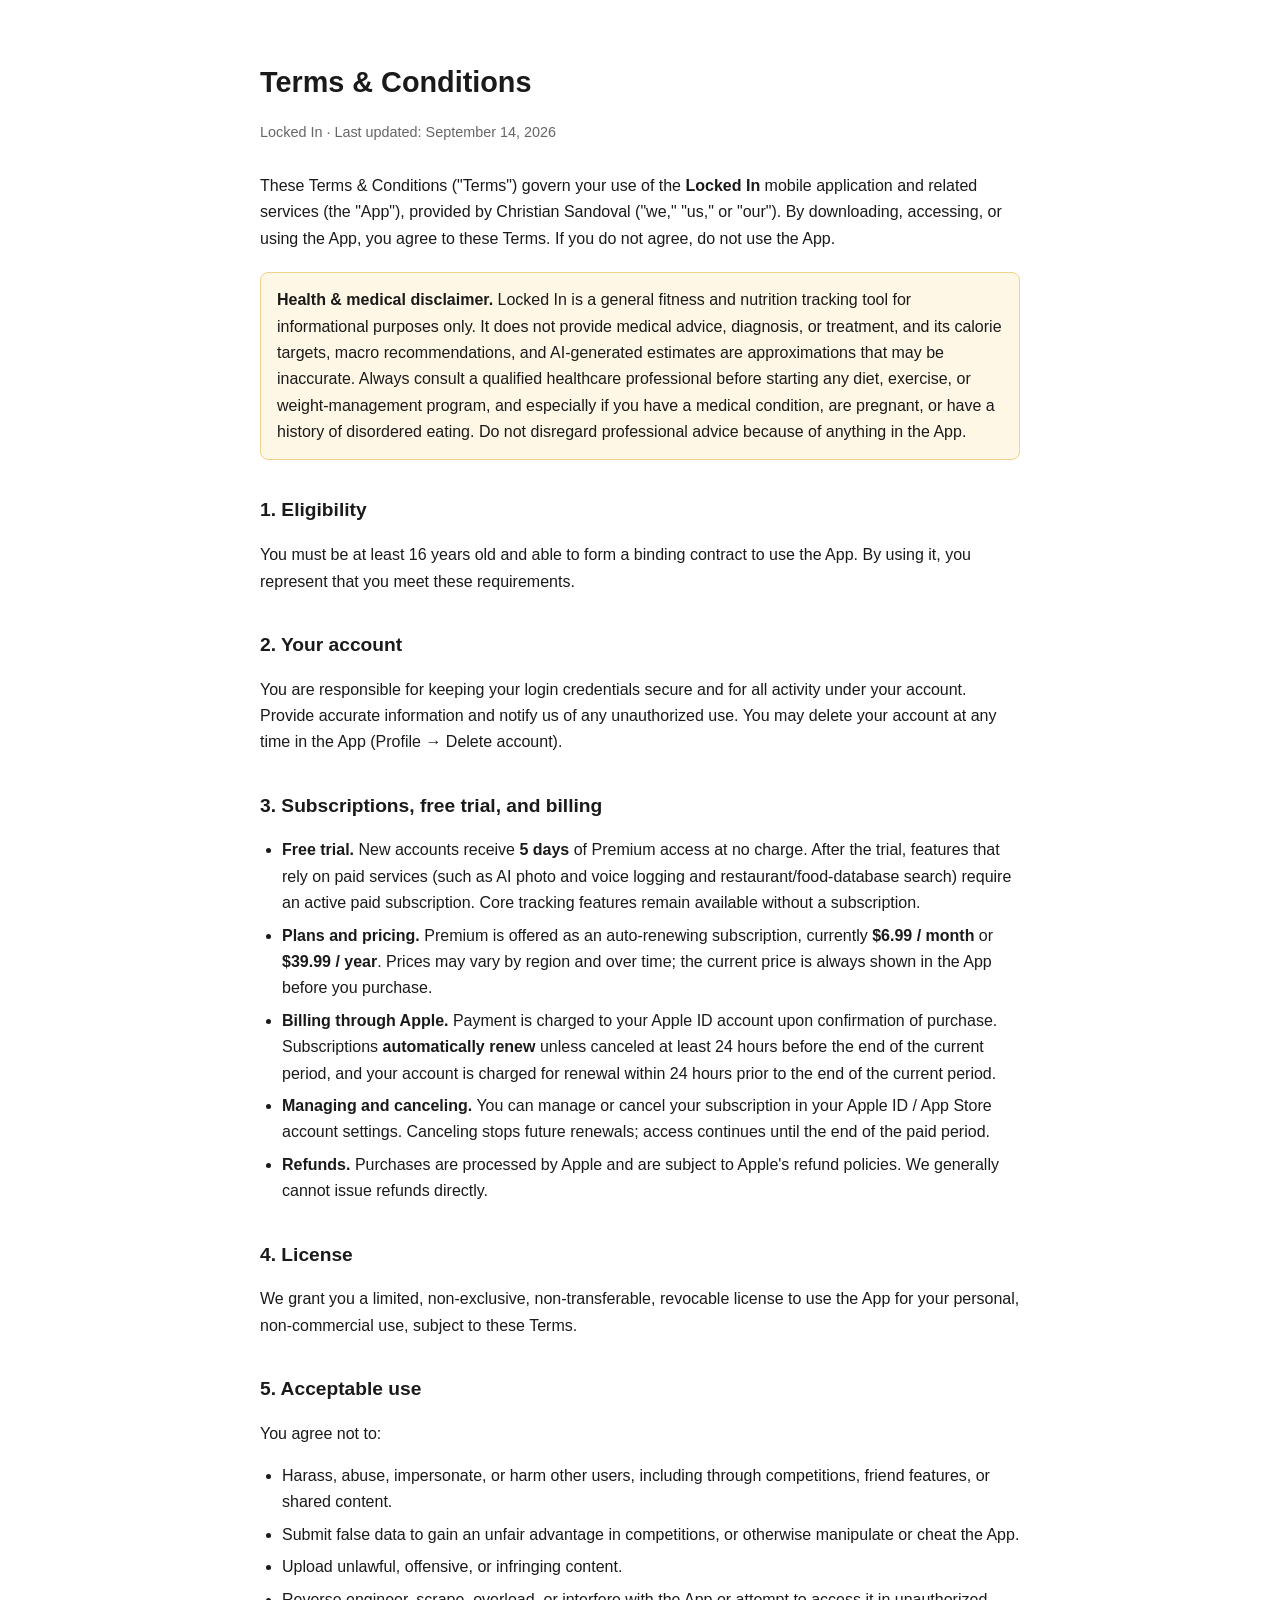
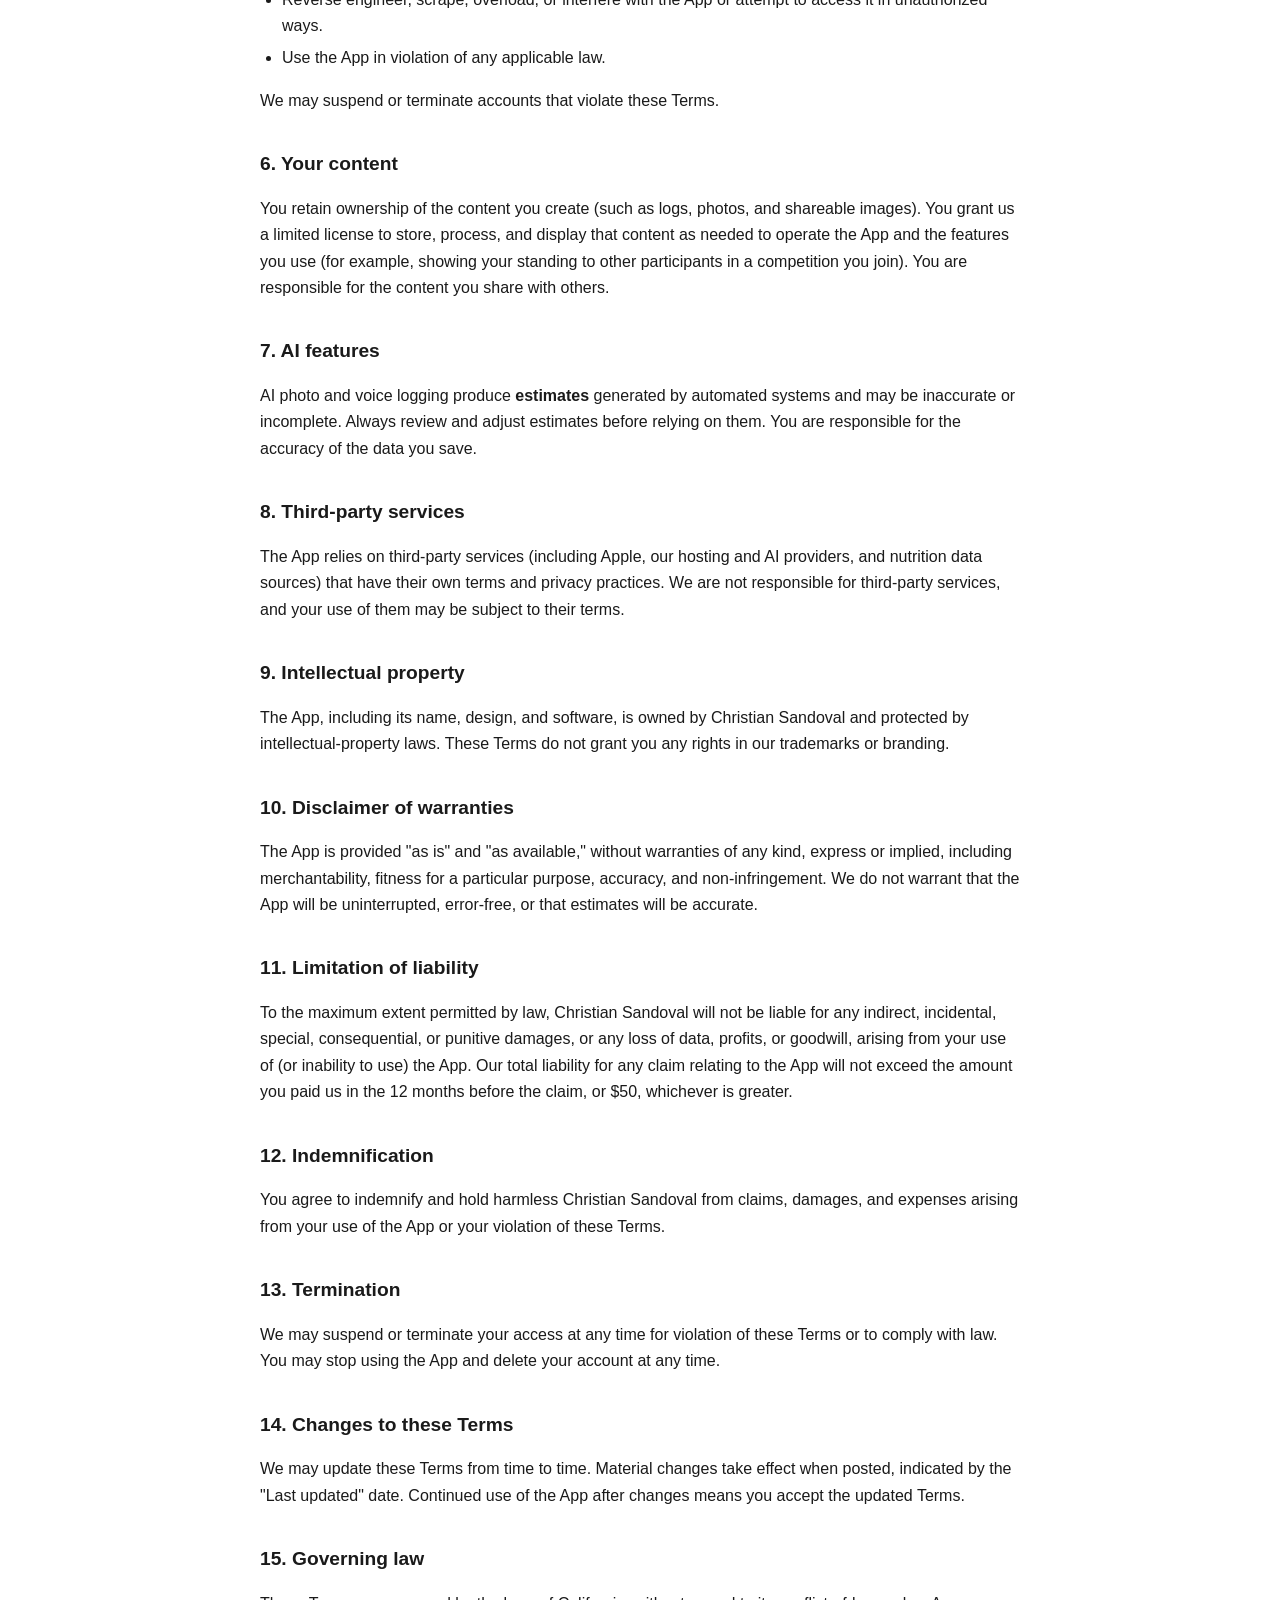
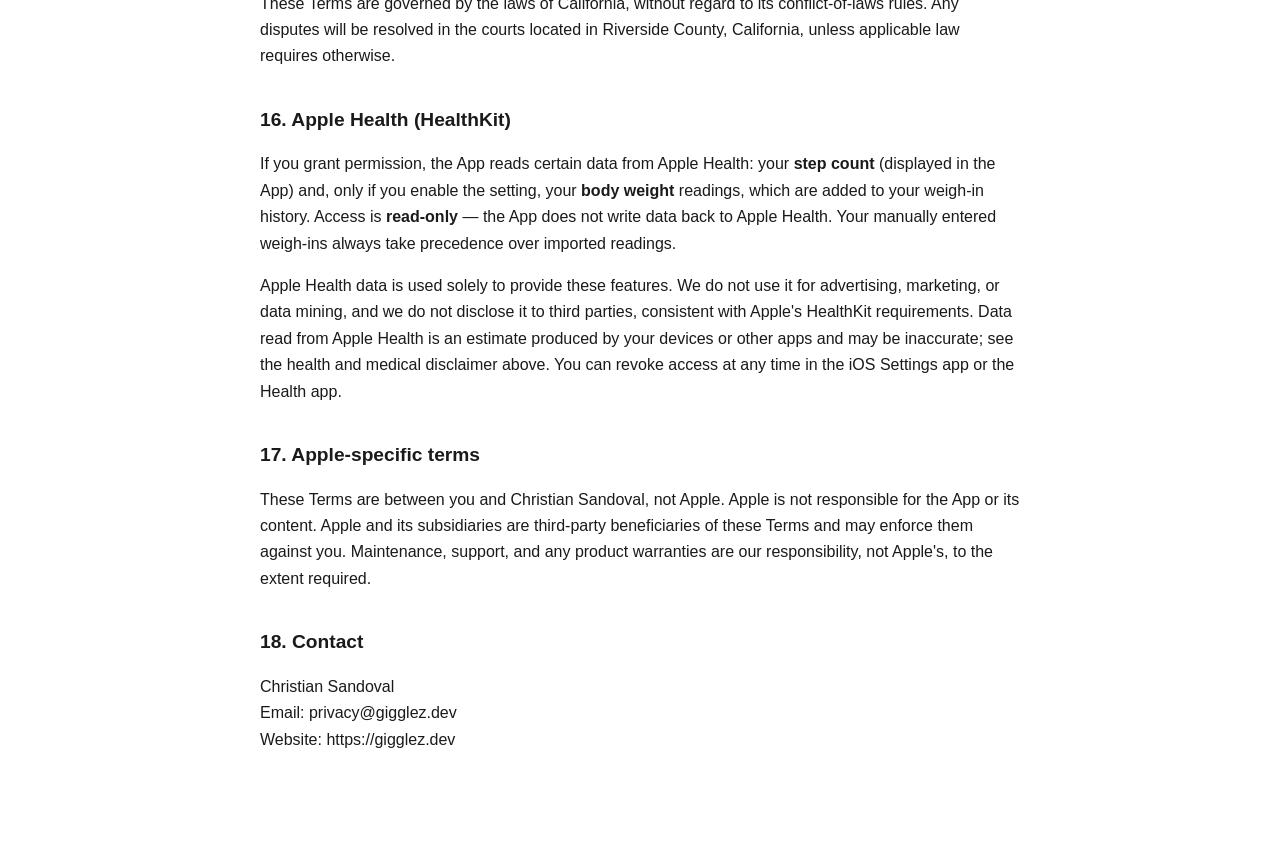
<file: terms-and-conditions.html>
<!DOCTYPE html>
<html lang="en">
<head>
<meta charset="utf-8">
<meta name="viewport" content="width=device-width, initial-scale=1">
<title>Terms &amp; Conditions — Locked In</title>
<style>
  :root { color-scheme: light dark; }
  body { font-family: -apple-system, BlinkMacSystemFont, "Segoe UI", Roboto, Helvetica, Arial, sans-serif;
         max-width: 760px; margin: 0 auto; padding: 40px 22px 80px; line-height: 1.65; color: #1a1a1a; background: #fff; }
  h1 { font-size: 1.8rem; margin-bottom: 4px; }
  h2 { font-size: 1.2rem; margin-top: 34px; }
  .meta { color: #666; font-size: 0.9rem; margin-bottom: 28px; }
  .callout { background: #fff7e6; border: 1px solid #f0d28a; border-radius: 8px; padding: 14px 16px; margin: 20px 0; }
  a { color: #1769aa; }
  ul { padding-left: 22px; } li { margin: 6px 0; }
  @media (prefers-color-scheme: dark) {
    body { color: #e6e6e6; background: #111; } .meta { color: #9a9a9a; } a { color: #6cb6ff; }
    .callout { background: #2a2310; border-color: #5c4a1a; }
  }
</style>
</head>
<body>
<h1>Terms &amp; Conditions</h1>
<p class="meta">Locked In &middot; Last updated: September 14, 2026</p>

<p>These Terms &amp; Conditions ("Terms") govern your use of the <strong>Locked In</strong> mobile application and related services (the "App"), provided by Christian Sandoval ("we," "us," or "our"). By downloading, accessing, or using the App, you agree to these Terms. If you do not agree, do not use the App.</p>

<div class="callout">
  <strong>Health &amp; medical disclaimer.</strong> Locked In is a general fitness and nutrition tracking tool for informational purposes only. It does not provide medical advice, diagnosis, or treatment, and its calorie targets, macro recommendations, and AI-generated estimates are approximations that may be inaccurate. Always consult a qualified healthcare professional before starting any diet, exercise, or weight-management program, and especially if you have a medical condition, are pregnant, or have a history of disordered eating. Do not disregard professional advice because of anything in the App.
</div>

<h2>1. Eligibility</h2>
<p>You must be at least 16 years old and able to form a binding contract to use the App. By using it, you represent that you meet these requirements.</p>

<h2>2. Your account</h2>
<p>You are responsible for keeping your login credentials secure and for all activity under your account. Provide accurate information and notify us of any unauthorized use. You may delete your account at any time in the App (Profile &rarr; Delete account).</p>

<h2>3. Subscriptions, free trial, and billing</h2>
<ul>
  <li><strong>Free trial.</strong> New accounts receive <strong>5 days</strong> of Premium access at no charge. After the trial, features that rely on paid services (such as AI photo and voice logging and restaurant/food-database search) require an active paid subscription. Core tracking features remain available without a subscription.</li>
  <li><strong>Plans and pricing.</strong> Premium is offered as an auto-renewing subscription, currently <strong>$6.99 / month</strong> or <strong>$39.99 / year</strong>. Prices may vary by region and over time; the current price is always shown in the App before you purchase.</li>
  <li><strong>Billing through Apple.</strong> Payment is charged to your Apple ID account upon confirmation of purchase. Subscriptions <strong>automatically renew</strong> unless canceled at least 24 hours before the end of the current period, and your account is charged for renewal within 24 hours prior to the end of the current period.</li>
  <li><strong>Managing and canceling.</strong> You can manage or cancel your subscription in your Apple ID / App Store account settings. Canceling stops future renewals; access continues until the end of the paid period.</li>
  <li><strong>Refunds.</strong> Purchases are processed by Apple and are subject to Apple's refund policies. We generally cannot issue refunds directly.</li>
</ul>

<h2>4. License</h2>
<p>We grant you a limited, non-exclusive, non-transferable, revocable license to use the App for your personal, non-commercial use, subject to these Terms.</p>

<h2>5. Acceptable use</h2>
<p>You agree not to:</p>
<ul>
  <li>Harass, abuse, impersonate, or harm other users, including through competitions, friend features, or shared content.</li>
  <li>Submit false data to gain an unfair advantage in competitions, or otherwise manipulate or cheat the App.</li>
  <li>Upload unlawful, offensive, or infringing content.</li>
  <li>Reverse engineer, scrape, overload, or interfere with the App or attempt to access it in unauthorized ways.</li>
  <li>Use the App in violation of any applicable law.</li>
</ul>
<p>We may suspend or terminate accounts that violate these Terms.</p>

<h2>6. Your content</h2>
<p>You retain ownership of the content you create (such as logs, photos, and shareable images). You grant us a limited license to store, process, and display that content as needed to operate the App and the features you use (for example, showing your standing to other participants in a competition you join). You are responsible for the content you share with others.</p>

<h2>7. AI features</h2>
<p>AI photo and voice logging produce <strong>estimates</strong> generated by automated systems and may be inaccurate or incomplete. Always review and adjust estimates before relying on them. You are responsible for the accuracy of the data you save.</p>

<h2>8. Third-party services</h2>
<p>The App relies on third-party services (including Apple, our hosting and AI providers, and nutrition data sources) that have their own terms and privacy practices. We are not responsible for third-party services, and your use of them may be subject to their terms.</p>

<h2>9. Intellectual property</h2>
<p>The App, including its name, design, and software, is owned by Christian Sandoval and protected by intellectual-property laws. These Terms do not grant you any rights in our trademarks or branding.</p>

<h2>10. Disclaimer of warranties</h2>
<p>The App is provided "as is" and "as available," without warranties of any kind, express or implied, including merchantability, fitness for a particular purpose, accuracy, and non-infringement. We do not warrant that the App will be uninterrupted, error-free, or that estimates will be accurate.</p>

<h2>11. Limitation of liability</h2>
<p>To the maximum extent permitted by law, Christian Sandoval will not be liable for any indirect, incidental, special, consequential, or punitive damages, or any loss of data, profits, or goodwill, arising from your use of (or inability to use) the App. Our total liability for any claim relating to the App will not exceed the amount you paid us in the 12 months before the claim, or $50, whichever is greater.</p>

<h2>12. Indemnification</h2>
<p>You agree to indemnify and hold harmless Christian Sandoval from claims, damages, and expenses arising from your use of the App or your violation of these Terms.</p>

<h2>13. Termination</h2>
<p>We may suspend or terminate your access at any time for violation of these Terms or to comply with law. You may stop using the App and delete your account at any time.</p>

<h2>14. Changes to these Terms</h2>
<p>We may update these Terms from time to time. Material changes take effect when posted, indicated by the "Last updated" date. Continued use of the App after changes means you accept the updated Terms.</p>

<h2>15. Governing law</h2>
<p>These Terms are governed by the laws of California, without regard to its conflict-of-laws rules. Any disputes will be resolved in the courts located in Riverside County, California, unless applicable law requires otherwise.</p>

<h2>16. Apple Health (HealthKit)</h2>
<p>If you grant permission, the App reads certain data from Apple Health: your <strong>step count</strong> (displayed in the App) and, only if you enable the setting, your <strong>body weight</strong> readings, which are added to your weigh-in history. Access is <strong>read-only</strong> — the App does not write data back to Apple Health. Your manually entered weigh-ins always take precedence over imported readings.</p>
<p>Apple Health data is used solely to provide these features. We do not use it for advertising, marketing, or data mining, and we do not disclose it to third parties, consistent with Apple's HealthKit requirements. Data read from Apple Health is an estimate produced by your devices or other apps and may be inaccurate; see the health and medical disclaimer above. You can revoke access at any time in the iOS Settings app or the Health app.</p>

<h2>17. Apple-specific terms</h2>
<p>These Terms are between you and Christian Sandoval, not Apple. Apple is not responsible for the App or its content. Apple and its subsidiaries are third-party beneficiaries of these Terms and may enforce them against you. Maintenance, support, and any product warranties are our responsibility, not Apple's, to the extent required.</p>

<h2>18. Contact</h2>
<p>Christian Sandoval<br>
Email: privacy@gigglez.dev<br>
Website: https://gigglez.dev</p>
</body>
</html>
</file>
<file: assets/css/portfolio.css>
:root {
  color-scheme: dark;
  --paper: #171716;
  --surface: #222220;
  --ink: #f5f0e7;
  --muted: #c2bbb0;
  --line: #48433c;
  --accent: #f2c677;
  font-family: "Instrument Sans", system-ui, sans-serif;
  color: var(--ink);
  background: var(--paper);
}

* { box-sizing: border-box; }
[hidden] { display: none !important; }
body { margin: 0; }
a { color: inherit; text-decoration: none; }
:focus-visible { outline: 3px solid var(--accent); outline-offset: 4px; }
.wrap { width: min(1170px, calc(100% - 88px)); margin-inline: auto; }

.topbar, .footer {
  display: flex;
  justify-content: space-between;
  align-items: center;
  gap: 16px;
  padding-block: 22px;
  border-bottom: 1px solid var(--line);
}
.brand { font-size: 1.2rem; font-weight: 700; letter-spacing: -.045em; }
nav { display: flex; gap: clamp(15px, 3vw, 35px); }
nav a { font-size: .9rem; font-weight: 600; }
nav a:hover { text-decoration: underline; text-underline-offset: 4px; }

.hero { padding: clamp(60px, 8vw, 105px) 0 clamp(52px, 7vw, 87px); }
.eyebrow {
  margin: 0;
  font-size: .73rem;
  font-weight: 700;
  letter-spacing: .12em;
  line-height: 1.45;
  text-transform: uppercase;
  color: var(--muted);
}
h1, h2 {
  font-family: "Instrument Serif", Georgia, serif;
  font-weight: 400;
  letter-spacing: -.035em;
  margin: 0;
  line-height: 1;
}
h1 { font-size: clamp(3.15rem, 7.25vw, 7.25rem); margin-block: 15px 22px; }
h1 em { color: var(--accent); font-weight: inherit; }
.intro { max-width: 520px; font-size: clamp(1rem, 1.6vw, 1.2rem); line-height: 1.55; color: var(--muted); margin: 0 0 26px; }
.button {
  display: inline-flex;
  align-items: center;
  justify-content: center;
  gap: 20px;
  min-height: 46px;
  padding: 12px 18px;
  color: #22190c;
  background: var(--accent);
  border-radius: 6px;
  font-size: .9rem;
  font-weight: 700;
  white-space: nowrap;
}
.button:hover { background: #fad998; }

.work { padding-block: 26px 62px; border-top: 1px solid var(--line); }
.section-head { display: flex; justify-content: space-between; align-items: center; flex-wrap: wrap; gap: 15px; margin-bottom: 22px; }
h2 { font-size: clamp(2.4rem, 4.8vw, 4.15rem); }
.filters { display: flex; gap: 4px; }
.filters button {
  font: 600 .88rem "Instrument Sans", system-ui, sans-serif;
  color: var(--muted);
  border: 1px solid transparent;
  background: transparent;
  border-radius: 5px;
  min-height: 40px;
  padding-inline: 12px;
  cursor: pointer;
}
.filters button:hover { border-color: var(--line); }
.filters button[aria-pressed="true"] { color: #22190c; background: var(--accent); }

.projects { display: grid; grid-template-columns: repeat(2, minmax(0, 1fr)); gap: 20px; }
.card {
  display: flex;
  flex-direction: column;
  background: var(--surface);
  border: 1px solid var(--line);
  border-radius: 10px;
  overflow: clip;
}
.media {
  display: grid;
  align-items: end;
  padding: 8% 7% 0;
  aspect-ratio: 1.68;
  overflow: hidden;
}
.media:focus-visible { outline-offset: -5px; outline-color: white; }
.media img {
  display: block;
  width: 100%;
  height: auto;
  border-radius: 7px 7px 0 0;
  box-shadow: 0 8px 28px #0004;
}
.media--elev8 { background: #293447; }
.media--towing { background: #773f46; }
.card-body { flex: 1; padding: clamp(18px, 3vw, 31px); display: flex; flex-direction: column; align-items: start; }
.card-body h3 { margin: 8px 0 7px; font-size: clamp(1.45rem, 3vw, 2.05rem); line-height: 1.08; letter-spacing: -.045em; }
.card-body > p:not(.eyebrow) { margin: 0 0 17px; max-width: 44ch; color: var(--muted); line-height: 1.55; }
.action { margin-top: auto; color: var(--accent); font-weight: 700; text-decoration: underline; text-underline-offset: 4px; }
.action span { display: inline-block; margin-left: 5px; }

.card--app { grid-column: 1 / -1; display: grid; grid-template-columns: 38% 1fr; }
.card--app .card-body { justify-content: center; }
.card--app .action { margin-top: 0; }
.media--app { background: #252a45; aspect-ratio: auto; height: 280px; padding: 16px; justify-items: center; align-items: center; }
.media--app img { width: auto; height: 248px; max-width: 100%; object-fit: contain; border-radius: 4px; }

.contact {
  display: flex;
  justify-content: space-between;
  align-items: center;
  gap: 25px;
  padding: clamp(24px, 5vw, 55px);
  border-radius: 10px;
  background: #2b241b;
  border: 1px solid var(--line);
}
.contact h2 { font-size: clamp(2.3rem, 4vw, 3.9rem); }
.contact p { color: var(--muted); line-height: 1.5; margin: 10px 0 0; }
.footer { margin-top: 36px; border-top: 1px solid var(--line); border-bottom: 0; font-size: .9rem; }

@media (max-width: 680px) {
  .wrap { width: calc(100% - 36px); }
  .hero { padding-top: 58px; }
  .projects, .card--app { grid-template-columns: minmax(0, 1fr); }
  .contact { align-items: start; flex-direction: column; }
  .footer { flex-wrap: wrap; }
}

.media:not(.media--app) { padding: 0; align-items: stretch; }
.media:not(.media--app) img { height: 100%; object-fit: cover; border-radius: 0; box-shadow: none; }

.profile, .certifications {
  padding-block: clamp(28px, 5vw, 55px);
  border-top: 1px solid var(--line);
}
.profile { display: flex; align-items: start; gap: clamp(18px, 4vw, 40px); }
.portrait {
  flex: none;
  width: clamp(74px, 12vw, 128px);
  height: auto;
  aspect-ratio: 1;
  object-fit: cover;
  border: 1px solid var(--line);
  border-radius: 10px;
}
.profile h1 { font-size: clamp(2.4rem, 5vw, 4.5rem); margin: 0; }
.profile p { color: var(--muted); max-width: 62ch; margin: 12px 0 0; line-height: 1.6; }
.cert-grid {
  list-style: none;
  padding: 0;
  margin: 22px 0 0;
  display: grid;
  grid-template-columns: repeat(auto-fit, minmax(min(100%, 155px), 1fr));
  gap: 12px;
}
.cert-grid li {
  display: grid;
  justify-items: center;
  align-content: start;
  gap: 12px;
  padding: 16px 12px;
  background: var(--surface);
  border: 1px solid var(--line);
  border-radius: 10px;
  text-align: center;
  font-size: .88rem;
  line-height: 1.4;
}
.cert-grid img { object-fit: contain; }

@media (max-width: 430px) {
  .topbar { flex-wrap: wrap; }
}

.project-actions { display: flex; flex-wrap: wrap; gap: 10px 20px; margin-top: auto; }

.card--demo { grid-column: 1 / -1; display: grid; grid-template-columns: 1fr 1fr; }
.card--demo .card-body { justify-content: center; }
.media--rooted { background: #f5f5f2; align-self: center; }
@media (max-width: 680px) {
  .card--demo { grid-template-columns: minmax(0, 1fr); }
}
</file>
<file: previews/rooted-cosmos/styles.css>
@font-face{font-family:Condensed;src:url('fonts/display.woff') format('woff');font-weight:700;font-display:swap}
@font-face{font-family:Body;src:url('fonts/body-400.woff2') format('woff2');font-weight:400;font-display:swap}
@font-face{font-family:Body;src:url('fonts/body-500.woff2') format('woff2');font-weight:500;font-display:swap}
@font-face{font-family:Body;src:url('fonts/body-700.woff2') format('woff2');font-weight:700;font-display:swap}
@font-face{font-family:Body;src:url('fonts/body-900.woff2') format('woff2');font-weight:900;font-display:swap}
:root{
  --page:#f7f7f0;--ink:#151715;--muted:#565b53;--blue:#2335dc;--lime:#e6fa55;
  --white:#fff;--line:#d9ddd2;--header:72px;--content:1360px;--gutter:clamp(22px,5vw,84px);
  color:var(--ink);background:var(--page);font-family:Body,Arial,sans-serif;line-height:1.48;
}
*,*::before,*::after{box-sizing:border-box}
html{scroll-behavior:smooth;scroll-padding-top:calc(var(--header) + 18px)}
body{margin:0}
h1,h2,h3,p{margin:0}
a{color:inherit;text-decoration:none}
button,input,select,textarea{font:inherit;color:inherit}
button{cursor:pointer}
button:disabled{cursor:default;opacity:.5}
input,select,textarea{min-width:0;width:100%}
img{display:block;max-width:100%}
:focus-visible{outline:3px solid #0871d1;outline-offset:4px}
[hidden]{display:none!important}
.icon-defs{position:absolute;width:0;height:0;overflow:hidden}
.icon{width:1.3em;height:1.3em;flex:none;fill:none;stroke:currentColor;stroke-width:1.8;stroke-linecap:round;stroke-linejoin:round;vertical-align:middle}
.container{width:min(var(--content),100% - var(--gutter)*2);margin-inline:auto}
.skip{position:fixed;top:0;left:12px;z-index:10;background:white;padding:12px;transform:translateY(-120%)}
.skip:focus{transform:translateY(8px)}
.header{position:sticky;top:0;z-index:3;background:var(--page);box-shadow:0 1px rgba(0,0,0,.07)}
.header-inner{display:grid;grid-template-columns:1fr auto 1fr;align-items:center;gap:24px;min-height:var(--header)}
.brand{display:inline-flex;align-items:center;justify-self:start;gap:8px;font-weight:900;font-size:15px;line-height:.91;letter-spacing:-.055em}
.brand-icon{width:40px;height:40px;stroke-width:2}
.header nav{display:flex;gap:clamp(20px,3.2vw,54px);align-items:center;font-weight:700;font-size:14px}
.header nav a:hover,.footer a:hover{text-decoration:underline;text-underline-offset:5px}
.button{display:inline-flex;align-items:center;justify-content:center;gap:11px;min-height:46px;padding:10px 16px;border:1px solid transparent;border-radius:6px;background:var(--blue);color:var(--white);font-weight:700;line-height:1.16;white-space:nowrap}
.button:hover{filter:brightness(.92)}
.button.lime{background:var(--lime);color:var(--ink)}
.button.ink{background:var(--ink)}
.button.outline{border-color:var(--line);background:transparent;color:var(--ink)}
.cart-toggle{justify-self:end;padding:8px 11px 8px 13px;min-height:44px}
.cart-toggle span{min-width:23px;padding:3px 5px;border-radius:12px;background:var(--white);color:var(--blue);font-size:12px;text-align:center}
.hero{background:var(--blue);color:var(--white);overflow:hidden}
.hero-grid{display:grid;grid-template-columns:.97fr 1.03fr;min-height:clamp(490px,40vw,660px);position:relative;isolation:isolate}
.hero-copy{align-self:center;position:relative;z-index:1;padding:43px 18px 48px 0}
.eyebrow{font:700 12px/1.25 Body,sans-serif;text-transform:uppercase;letter-spacing:.15em}
.hero .eyebrow{display:flex;align-items:center;gap:9px;margin:0 0 19px}
.status-dot{width:8px;height:8px;border-radius:50%;background:var(--lime)}
h1,h2{font-family:Condensed,'Arial Narrow',Body,sans-serif;font-weight:700}
.hero h1{font-size:clamp(76px,8.2vw,136px);line-height:.84;letter-spacing:-.045em}
.hero h1 em{font-style:normal;color:var(--lime)}
.hero-description{font-size:clamp(17px,1.45vw,22px);max-width:365px;margin:26px 0 27px;color:#f2f3ff;line-height:1.4}
.hero-actions{display:flex;align-items:center;flex-wrap:wrap;gap:15px 23px}
.hero-actions .button{min-height:52px;gap:18px;padding-inline:16px 15px}
.text-link{display:inline-flex;align-items:center;gap:7px;font-weight:700;font-size:14px;text-decoration:underline;text-underline-offset:5px;min-height:44px}
.hero :focus-visible{outline-color:var(--lime)}
.hero-visual{position:relative;margin-right:calc(-1 * var(--gutter));min-width:0;overflow:hidden;background:#2335dc}
.hero-visual picture,.hero-visual img{position:absolute;inset:0;width:100%;height:100%}
.hero-visual img{object-fit:cover;object-position:center 54%}
.hero-visual::after{position:absolute;inset:0;content:"";pointer-events:none;background:linear-gradient(90deg,#2335dc 0%,#2335dc70 9%,transparent 25%)}
.offer-rail{background:var(--lime);border-bottom:1px solid var(--ink)}
.rail-inner{min-height:64px;display:grid;grid-template-columns:1.2fr 1fr 1.06fr}
.rail-inner>div,.rail-inner>a{display:flex;align-items:center;justify-content:center;gap:10px;padding:14px 10px;font-size:14px;font-weight:700}
.rail-inner>:first-child{justify-content:flex-start;padding-left:0}
.rail-inner>:not(:first-child){border-left:1px solid #181a1466}
.rail-inner>a:hover{text-decoration:underline;text-underline-offset:4px}
.rail-inner strong{text-transform:uppercase;font-weight:900}
.rail-detail{margin-left:8px;font-weight:400}
.rail-inner .small{width:14px;height:14px;margin-left:2px}
.section{padding-block:clamp(44px,5.2vw,79px)}
.section-heading{display:flex;align-items:end;justify-content:space-between;gap:16px 42px;margin-bottom:27px}
.section-heading h2,.story h2{font-size:clamp(50px,6vw,88px);line-height:.94;letter-spacing:-.037em}
.section-heading p,.story p:not(.eyebrow){font-size:17px;color:var(--muted);max-width:325px}
.flavor-grid{display:grid;grid-template-columns:repeat(4,minmax(0,1fr));gap:15px}
.flavor{background:#fff;border:1px solid var(--line);border-radius:11px;overflow:hidden;min-width:0}
.flavor-photo{position:relative;aspect-ratio:1.15;overflow:hidden;background:var(--swatch)}
.flavor-photo img{width:100%;height:100%;object-fit:cover;object-position:center}
.flavor-photo.fallback img{width:400%;max-width:none;position:absolute;left:calc(var(--index) * -100%);height:auto;bottom:0}
.flavor-stock{position:absolute;top:13px;left:13px;padding:5px 8px;border-radius:5px;background:#fff;font-size:11px;font-weight:900;text-transform:uppercase;letter-spacing:.06em}
.flavor-info{padding:15px 13px 14px}
.flavor-head{display:flex;justify-content:space-between;align-items:baseline;gap:5px}
.flavor-info h3{font-family:Condensed,'Arial Narrow',Body,sans-serif;font-size:clamp(28px,3.2vw,47px);letter-spacing:-.027em;line-height:1.04}
.flavor-head strong{font-weight:900;font-size:16px}
.flavor-info p{color:var(--muted);margin:4px 0 13px;font-size:14px}
.flavor-info .button{width:100%;justify-content:space-between;padding:8px 11px;min-height:40px}
.flavor-info .button:hover{background:var(--blue);color:white;filter:none}

/* Event and delivery options */
.fulfillment{background:#ebede4;border-block:1px solid var(--line)}
.fulfillment-grid{display:grid;grid-template-columns:1.4fr 1fr;gap:19px}
.event-block,.delivery-block{padding:clamp(16px,2.4vw,35px);border:1px solid var(--line);border-radius:11px;background:#fff}
.block-title{display:flex;align-items:center;justify-content:space-between;gap:10px;border-bottom:1px solid var(--line);padding-bottom:15px}
.block-title h3,.delivery-block h3{font-size:21px;font-weight:900}
.block-title h3{display:flex;gap:8px;align-items:center}
.block-title>span{color:var(--muted);font-size:12px}
.event-row{display:grid;grid-template-columns:49px 1fr auto;align-items:center;gap:14px;padding:12px 0;border-bottom:1px solid var(--line)}
.event-row:last-child{border-bottom:0;padding-bottom:0}
.date{text-align:center;font-weight:900;background:var(--page);border-radius:6px;padding:3px 0 6px;line-height:1}
.date span{display:block;font-size:10px;letter-spacing:.08em;text-transform:uppercase;margin:5px 0 3px}
.date b{font-size:23px}
.event-row p{color:var(--muted);font-size:13px}
.event-row .button{min-height:38px;font-size:13px;padding-inline:9px}
.delivery-block{background:var(--blue);border-color:var(--blue);color:#fff}
.delivery-icon{width:34px;height:34px;margin-bottom:11px}
.delivery-block>p{margin:6px 0 16px;color:#f2f3ff;max-width:320px}
.input-pair{display:grid;grid-template-columns:1fr auto;gap:7px}
.zip-form label{display:block;font-size:13px;margin-bottom:6px;font-weight:700}
.zip-form .button{background:var(--lime);color:var(--ink)}
.zip-result:empty{display:none}
.delivery-block :focus-visible{outline-color:var(--lime)}
.inline-action{display:inline-flex;align-items:center;gap:5px;border:0;background:none;color:var(--lime);padding:0;min-height:34px;font-weight:700;text-decoration:underline;text-underline-offset:4px}
.story{display:grid;grid-template-columns:1fr .85fr;align-items:center;gap:clamp(27px,6vw,90px)}
.story-photos{display:grid;grid-template-columns:1fr 1fr;gap:11px}
.story-photos img{height:auto;width:100%;aspect-ratio:.88;object-fit:cover;border-radius:9px}
.story-copy .eyebrow{margin-bottom:13px;color:var(--blue)}
.story p:not(.eyebrow){margin:14px 0 21px;max-width:380px}
.footer{color:#f7f7f0;background:#171917}
.footer-top,.footer-bottom{display:flex;align-items:center;justify-content:space-between;gap:18px;padding-block:20px}
.footer-top{padding-block:30px;border-bottom:1px solid #454741}
.footer-top>a:last-child{font-weight:700}
.footer-bottom{font-size:13px;color:#d1d6cc;flex-wrap:wrap}
.footer-bottom>div{display:flex;flex-wrap:wrap;gap:7px 18px}
.footer-bottom button{border:0;background:transparent;color:inherit;padding:2px 0;text-decoration:underline;text-underline-offset:3px}
.mobile-bag{display:none}

/* Ordering and operations */
dialog{border:0;padding:0;border-radius:14px;width:min(610px,100% - 28px);max-height:calc(100dvh - 32px);box-shadow:0 24px 90px #0a104955;color:var(--ink)}
dialog.wide{width:min(830px,100% - 28px)}
dialog::backdrop{background:#10132d82}
body:has(dialog[open]){overflow:hidden}
.dialog-header{display:flex;justify-content:space-between;align-items:center;gap:15px;padding:17px clamp(17px,4vw,29px);border-bottom:1px solid var(--line);position:sticky;top:0;background:#fff;z-index:1}
.dialog-header h2{font-size:36px;line-height:1;letter-spacing:-.025em}
.close{display:grid;place-items:center;font:400 28px/1 Body,sans-serif;background:var(--page);color:var(--ink);border:0;border-radius:50%;width:42px;height:42px}
#dialog-body{padding:clamp(17px,4vw,29px)}
.panel-form{display:grid;gap:15px}
.panel-form>p,.field-help{color:var(--muted);font-size:14px}
.panel-form label:not(.radio-option,.check-option){display:grid;gap:4px;font-weight:700;font-size:14px}
input,select,textarea{border:1px solid #a2a699;border-radius:6px;background:white;color:var(--ink);padding:10px 11px;min-height:45px;font-weight:400}
input[type="checkbox"],input[type="radio"]{width:17px;height:17px;min-height:0;accent-color:var(--blue);margin:0}
fieldset{border:0;padding:0;margin:0;min-width:0}
legend{font-weight:700;font-size:14px;margin-bottom:6px}
.options{display:flex;flex-wrap:wrap;gap:8px}
.radio-option,.check-option{display:flex;align-items:center;gap:7px;min-height:40px;border:1px solid var(--line);border-radius:6px;padding:7px 10px;font-size:14px}
.options label:has(input:checked){border-color:var(--blue);background:#eef0ff}
.fields{display:grid;grid-template-columns:1fr 1fr;gap:11px}
.span-all{grid-column:1/-1}
.row{display:flex;justify-content:space-between;align-items:center;gap:10px;flex-wrap:wrap}
.cart-item{display:grid;grid-template-columns:1fr auto;gap:7px 12px;align-items:center;padding:10px 0;border-bottom:1px solid var(--line)}
.cart-item p,.cart-item button[data-remove]{font-size:13px;color:var(--muted)}
.cart-item button[data-remove]{border:0;padding:0;background:none;text-decoration:underline;min-height:32px}
.quantity{display:flex;gap:9px;align-items:center}
.quantity button{height:35px;width:35px;border:1px solid var(--line);border-radius:6px;background:var(--page);font-size:20px}
.totals{display:grid;gap:5px;margin:13px 0;color:var(--muted);font-size:14px}
.totals div{display:flex;justify-content:space-between;gap:9px}
.totals .total{color:var(--ink);font-size:19px;font-weight:900;padding-top:8px;border-top:1px solid var(--line)}
.discount{color:#386f19;font-weight:700}
.demo-note,.alert{padding:8px 11px;border-radius:6px;background:#eef0ff;color:#21316c;font-size:13px}
.alert{background:#fff1ed;color:#9a2716}
.alert:empty{display:none}
.tab-list{display:flex;gap:7px;flex-wrap:wrap;margin:14px 0}
.tab-list button[aria-pressed=true]{color:#fff;background:var(--blue);border-color:var(--blue)}
.order-card{margin:8px 0;border:1px solid var(--line);border-radius:7px;padding:12px}
.order-card h3{font-size:16px}
.order-card p{font-size:14px;color:var(--muted);margin:3px 0}
.order-card .button{min-height:36px;padding:6px 9px;font-size:13px}
.track-list{list-style:none;padding:0;margin:14px 0}
.track-list li{border-left:2px solid var(--line);padding:6px 12px;margin-left:5px;color:var(--muted)}
.track-list .done{border-color:var(--blue);color:var(--ink)}
.track-list [aria-current=step]{font-weight:900}
.notice{position:fixed;z-index:4;left:50%;bottom:22px;width:max-content;max-width:calc(100% - 40px);transform:translateX(-50%);padding:9px 15px;border-radius:7px;background:var(--ink);color:white;box-shadow:0 8px 27px #0003;font-size:14px}
.notice:empty{display:none}

@media(max-width:1050px){
  .hero-grid{min-height:470px}
  .hero h1{font-size:clamp(73px,9vw,112px)}
  .rail-detail{display:none}
}
@media(max-width:720px){
  :root{--header:59px}
  .header-inner{grid-template-columns:1fr auto;gap:10px}
  .header nav{display:none}
  .brand-icon{width:34px;height:34px}
  .brand{font-size:14px}
  .cart-toggle{min-height:40px;font-size:14px}
  .hero-grid{grid-template-columns:1fr;min-height:0}
  .hero-copy{padding:39px 0 5px}
  .hero h1{font-size:clamp(67px,14vw,101px)}
  .hero .eyebrow{font-size:11px;margin-bottom:17px}
  .hero-description{margin:19px 0 17px}
  .hero-actions{gap:7px 16px}
  .hero-actions .button{min-height:46px}
  .hero-visual{height:clamp(252px,65vw,420px);margin-inline:calc(-1 * var(--gutter))}
  .hero-visual::after{background:linear-gradient(180deg,#2335dc 0%,#2335dc65 10%,transparent 27%)}
  .hero-visual img{object-position:center 55%}
  .rail-inner{width:100%;grid-template-columns:1fr 1fr 1.15fr;min-height:57px}
  .rail-inner>div,.rail-inner>a{padding:8px 7px;gap:5px;font-size:11px;line-height:1.2}
  .rail-inner>:first-child{padding-left:5px;justify-content:center}
  .rail-inner .small{display:none}
  .section-heading{display:block;margin-bottom:20px}
  .section-heading p{margin-top:10px}
  .flavor-grid{grid-template-columns:repeat(2,minmax(0,1fr));gap:10px}
  .flavor-info{padding:11px 9px}
  .fulfillment-grid,.story{grid-template-columns:1fr}
  .story-photos{order:2}
  .footer-bottom{padding-bottom:88px}
  .mobile-bag:not([hidden]){display:flex;position:fixed;z-index:2;right:var(--gutter);left:var(--gutter);bottom:max(13px,env(safe-area-inset-bottom));justify-content:space-between;border:1px solid var(--ink);box-shadow:0 5px 25px #0003}
  .notice{bottom:72px}
}
@media(max-width:380px){
  :root{--gutter:16px}
  .hero h1{font-size:64px}
  .fields{grid-template-columns:1fr}
  .event-row{gap:9px;grid-template-columns:41px 1fr auto}
}
@media(prefers-reduced-motion:reduce){html{scroll-behavior:auto}}

.portfolio-demo-note{display:flex;justify-content:center;gap:5px 14px;flex-wrap:wrap;padding:7px 16px;border-bottom:1px solid var(--line);background:#eceee5;font-size:13px;color:#353a32;text-align:center}
.portfolio-demo-note a{font-weight:700;text-decoration:underline;text-underline-offset:3px}
</file>
<file: previews/rooted-cosmos/manager.css>
.shop-announcement{padding:9px var(--gutter);text-align:center;background:var(--shop-accent,#2335dc);color:white;font-size:14px;font-weight:700}
body>header .cart-toggle,.flavor-info .button:hover{background-color:var(--shop-accent,#2335dc)}
body>header .cart-toggle span{color:var(--shop-accent,#2335dc)}
.manager-open{background:#f7f7f7}
.manager-open>header,.manager-open>#main,.manager-open>#shop-announcement,.manager-open>footer,.manager-open>#mobile-bag{display:none!important}

.manager{color:#191919;background:#f7f7f7;min-height:100vh;--m-border:#d8d8d8;--m-muted:#565656}
.manager-wrap{width:min(1312px,100% - clamp(28px,8vw,124px));margin-inline:auto}
.manager-header{background:white;border-bottom:2px solid #191919}
.manager-header-inner{min-height:70px;display:flex;justify-content:space-between;align-items:center;gap:18px}
.manager-header nav{display:flex;align-items:center;gap:5px;padding:4px;border:1px solid #191919;border-radius:10px;font-size:14px;font-weight:700}
.manager-header nav>*{display:inline-flex;align-items:center;min-height:35px;padding:5px 10px;border:0;border-radius:6px;background:transparent}
.manager-header nav [aria-current]{color:#fff;background:#191919}
.manager-header nav a:hover,.manager-header nav button:hover{background:#ededed}
.manager-body{padding-block:20px 68px}
.m-owner{padding:12px 15px;border:1px solid var(--m-border);background:white;border-radius:13px;display:flex;align-items:center;justify-content:space-between;gap:12px;font-size:14px}
.m-note,.m-intro{font-size:14px;color:var(--m-muted)}
.m-intro{margin-bottom:15px}
.m-pill{flex:none;display:inline-flex;align-items:center;border-radius:99px;padding:2px 9px;font-size:12px;line-height:1.4;font-weight:700;background:#eee;color:#252525;white-space:nowrap}
.m-pill.green{background:#e5f1dc;color:#2f5f17}
.m-pill.pink{background:#ffe3e7;color:#9b1c2c}
.m-pill.amber{background:#fff3c9;color:#765308}
.m-head{display:flex;justify-content:space-between;align-items:center;flex-wrap:wrap;gap:12px;margin:19px 0 12px}
.m-head h1{font:900 clamp(29px,4.2vw,50px)/1.05 Body,Arial,sans-serif;letter-spacing:-.033em}
.m-head h1:focus{outline:0}
.m-actions{display:flex;gap:7px;flex-wrap:wrap;align-items:center}
.m-btn{border:1.5px solid #191919;border-radius:100px;background:#191919;color:white;font-weight:700;padding:8px 13px;min-height:41px;line-height:1.2}
.m-btn:hover{background:#373737}
.m-btn.m-ghost{background:white;color:#191919}
.m-btn.m-ghost:hover{background:#ededed}
.m-btn.m-small{min-height:34px;padding:5px 9px;font-size:13px}
.m-btn.m-danger{color:#9b1c2c}
.m-tabs{display:flex;align-items:center;gap:6px;overflow:auto;margin:0 0 19px;padding:5px 3px 8px;margin-inline:-3px}
.m-tabs button{flex:none;padding:6px 14px;min-height:40px;border:1.5px solid #191919;border-radius:99px;background:white;font-size:14px;font-weight:700}
.m-tabs button:hover{background:#ededed}
.m-tabs button[aria-current=page]{color:white;background:#191919}
.m-kpis{display:grid;grid-template-columns:repeat(auto-fit,minmax(min(142px,100%),1fr));gap:10px;margin-bottom:16px}
.m-kpi{display:flex;min-width:0;flex-direction:column;gap:4px;background:white;border:1.5px solid var(--m-border);border-radius:14px;padding:12px 14px}
.m-kpi span{font-size:13px;color:var(--m-muted)}
.m-kpi strong{font-weight:900;font-size:clamp(23px,3vw,32px);letter-spacing:-.04em}
.m-two{display:grid;grid-template-columns:repeat(2,minmax(0,1fr));gap:14px}
.m-panel{min-width:0;background:white;border:1.5px solid var(--m-border);border-radius:16px;padding:clamp(14px,2.3vw,22px);margin-bottom:13px}
.m-panel h2,.m-heading{font:900 20px/1.18 Body,Arial,sans-serif;letter-spacing:-.02em}
.m-panel h2:not(:last-child){margin-bottom:10px}
.m-panel h2:not(:first-child){margin-top:17px}
.m-heading{margin:21px 0 10px}
.m-row{display:flex;justify-content:space-between;align-items:center;gap:8px 13px;flex-wrap:wrap}
.m-row.m-rule{border-bottom:1px solid var(--m-border);padding:9px 0}
.m-bars{display:grid;gap:8px;padding:0;list-style:none}
.m-bars li{display:grid;grid-template-columns:minmax(46px,6.5em) minmax(0,1fr) minmax(58px,auto);gap:8px;align-items:center;font-size:14px}
.m-bars strong{text-align:right;font-size:13px}
.m-bar-track{display:block;background:#f3f3f3;border-radius:4px;height:18px;overflow:hidden}
.m-bar{display:block;width:var(--bar-width);height:100%;background:var(--bar-color);border-radius:4px}
.m-packs{display:grid;grid-template-columns:repeat(auto-fit,minmax(min(112px,100%),1fr));gap:8px;margin:10px 0 2px}
.m-packs>div{border:1px solid #191919;border-radius:9px;background:#fff;padding:8px 10px}
.m-packs strong{display:block;font-size:24px;font-weight:900}
.m-search{display:flex;align-items:center;flex-wrap:wrap;gap:7px;margin-bottom:13px}
.m-search input{width:min(320px,100%);min-height:42px}
.m-cols{display:grid;grid-template-columns:repeat(4,minmax(222px,1fr));gap:10px;overflow-x:auto;padding-bottom:6px}
.m-col{background:#ececec;border-radius:13px;min-height:204px;padding:9px}
.m-col h2{font:700 15px/1.24 Body,Arial,sans-serif;display:flex;align-items:center;justify-content:space-between;gap:8px;padding:4px 4px 11px}
.m-col h2 span{border-radius:99px;background:#d9d9d9;padding:2px 6px;font-size:12px}
.m-col>p{padding-inline:4px}
.m-order{background:#fff;border-radius:10px;border-left:5px solid #191919;padding:11px;font-size:14px;margin-bottom:8px;overflow-wrap:anywhere}
.m-order.m-delivery{border-left-color:#9b1c2c}
.m-order ul{margin:7px 0;padding-left:15px}
.m-order .m-note{font-size:12px}
.m-omissions{display:block;color:#9b1c2c;font-size:12px}
.m-order .m-actions{margin-top:8px}
.m-driver{display:grid;gap:3px;font-size:12px;color:var(--m-muted);padding-top:5px}
.m-driver select{min-height:37px;padding-block:4px;font-size:14px}
.m-table{overflow-x:auto;border:1.5px solid var(--m-border);border-radius:12px;background:white}
.m-table table{width:100%;border-collapse:collapse}
.m-table th,.m-table td{text-align:left;vertical-align:middle;padding:9px 12px;font-size:14px;border-bottom:1px solid #e5e5e5}
.m-table th{background:#f1f1f1;white-space:nowrap}
.m-table tbody tr:last-child td{border-bottom:0}
.m-table input[type=number]{width:88px;min-height:38px;padding-block:5px}
.m-form{display:grid;gap:10px}
.m-form .m-btn{justify-self:start}
.m-fields{display:grid;grid-template-columns:repeat(2,minmax(0,1fr));gap:9px}
.m-fields label,.m-form label,.m-field{display:grid;gap:3px;font-size:14px;font-weight:700}
.m-field{margin:11px 0}
.m-settings,.m-add-driver{margin-top:14px}
.m-error{color:#9b1c2c}
.m-error:empty{display:none}
.m-toggle{display:inline-flex;align-items:center;justify-content:center;position:relative;flex:none;cursor:pointer;height:33px;padding:2px}
.m-toggle input{position:absolute;opacity:0;width:100%;height:100%;cursor:pointer}
.m-toggle span{display:block;width:40px;height:23px;background:#9b9b9b;border-radius:99px;padding:2px}
.m-toggle span::before{content:"";display:block;width:19px;height:19px;background:white;border-radius:100%}
.m-toggle input:checked+span{background:#2f5f17}
.m-toggle input:checked+span::before{transform:translateX(17px)}
.m-toggle input:focus-visible+span{outline:3px solid #0871d1;outline-offset:3px}
.m-accents{display:flex;flex-wrap:wrap;gap:8px 12px;margin:12px 0 19px}
.m-accents label{display:flex;align-items:center;gap:5px;font-size:14px}
.m-accents i{width:13px;height:13px;border-radius:100%}

@media(max-width:790px){
  .m-cols{grid-template-columns:repeat(4,minmax(220px,64vw))}
  .manager-header-inner{min-height:63px}
  .manager-header nav>*{padding-inline:7px}
  .manager-header nav{gap:2px;font-size:12px}
  .m-two{grid-template-columns:1fr;gap:0}
}
@media(max-width:470px){
  .manager-header-inner{gap:6px}
  .manager-header .brand{font-size:12px}
  .manager-header .brand-icon{width:31px;height:31px}
  .manager-header nav>*{padding-inline:5px}
  .m-kpis{grid-template-columns:repeat(2,minmax(0,1fr))}
  .m-owner .m-note{display:block}
  .m-fields{grid-template-columns:minmax(0,1fr)}
  .m-bars li{grid-template-columns:minmax(48px,6.4em) minmax(0,1fr) auto}
}
@media(max-width:360px){
  .manager-header .brand span{display:none}
}
</file>
<file: previews/the-organic-blend/styles.css>
:root {
  color-scheme:light;
  --cream:#faf8ef;--ink:#223324;--olive:#30462a;--soft:#e9ebd8;--line:#d9dcc9;--muted:#4b5647;
  --lime:#dbea81;--paper:#fffdf6;--berry:#593247;
  --gutter:clamp(20px,5.1vw,82px);
  font-family:Arial,Helvetica,sans-serif;line-height:1.5;color:var(--ink);background:var(--cream);
}
*,*::before,*::after{box-sizing:border-box} body{margin:0} h1,h2,h3,p{margin:0} a{color:inherit} img{display:block;max-width:100%}
button,input,select{font:inherit;color:inherit} button{cursor:pointer} button:disabled{cursor:default;opacity:.55}
[hidden]{display:none!important} :focus-visible{outline:3px solid #8f5027;outline-offset:4px}
.wrap{width:min(1320px,100% - var(--gutter)*2);margin-inline:auto} .skip{position:fixed;top:8px;left:8px;z-index:8;background:white;padding:8px;transform:translateY(-150%)} .skip:focus{transform:none}
.demo-bar{display:flex;align-items:center;justify-content:center;flex-wrap:wrap;gap:3px 12px;padding:6px 12px;color:#e8eddf;background:#2b3f29;text-align:center;font-size:.8125rem}
.demo-bar a{font-weight:700;text-underline-offset:3px}
.site-header{position:sticky;top:0;z-index:2;background:var(--cream);border-bottom:1px solid var(--line)}
.nav{display:grid;grid-template-columns:1fr auto 1fr;gap:16px;align-items:center;min-height:72px}
.wordmark{display:inline-grid;justify-self:start;width:max-content;text-align:center;text-decoration:none;line-height:1}
.wordmark span{font-family:Georgia,serif;font-size:.95rem;letter-spacing:.1em}
.wordmark em{font:italic 1.72rem Georgia,serif;color:#9a522d;letter-spacing:-.04em}
.nav nav,.footer nav{display:flex;align-items:center;gap:clamp(16px,3vw,38px);font-size:.93rem;font-weight:700}
.nav nav a,.nav nav button,.footer nav a{border:0;background:none;padding:9px 0;text-decoration:none}
.nav nav button:hover,.nav nav a:hover,.footer nav a:hover{text-decoration:underline;text-underline-offset:5px}
.button{display:inline-flex;justify-content:center;align-items:center;gap:9px;border:1px solid transparent;border-radius:99px;background:var(--olive);color:white;padding:11px 17px;min-height:44px;text-decoration:none;font-weight:700;line-height:1.22}
.button:hover{filter:brightness(1.13)} .button.outline{background:transparent;color:var(--ink);border-color:#aab39d} .button.outline:hover{background:var(--soft);filter:none}
.bag-button{justify-self:end;padding:8px 12px 8px 17px}.bag-button span{background:var(--lime);color:var(--ink);border-radius:50%;min-width:26px;text-align:center;padding:4px 6px;font-size:.8125rem}
.hero{background:var(--cream)} .hero-grid{display:grid;grid-template-columns:1fr 1.12fr;align-items:center;gap:clamp(18px,3vw,54px);padding:28px 0 30px}
.hero-copy{padding:clamp(24px,4vw,58px) 0} .eyebrow{font-size:.82rem;text-transform:uppercase;letter-spacing:.15em;font-weight:700;color:#596542}
h1,h2{font-family:Georgia,'Times New Roman',serif;font-weight:400;line-height:1;letter-spacing:-.06em}
.hero h1{font-size:clamp(3.3rem,6.65vw,7.25rem);margin:16px 0 20px;white-space:nowrap}
.hero h1 em{color:#466140;font-weight:400}
.hero-description{max-width:375px;font-size:clamp(1rem,1.5vw,1.24rem);color:var(--muted)}
.actions{display:flex;align-items:center;flex-wrap:wrap;gap:10px 19px;margin-top:24px}
.hero-photo{position:relative;overflow:hidden;border-radius:15px;background:#cdd48a;min-width:0;aspect-ratio:1.28}
.hero-photo img{width:100%;height:100%;object-fit:cover}
.underlink{font-weight:700;text-underline-offset:4px}
.quick-pick{background:#e8eccc;border-block:1px solid #d3d9b6}
.quick-pick .wrap{display:grid;grid-template-columns:repeat(3,minmax(0,1fr))}
.quick-pick button{display:flex;align-items:start;justify-content:center;flex-direction:column;gap:2px;border:0;background:none;text-align:left;min-height:77px;padding:11px clamp(8px,2.7vw,29px)}
.quick-pick button:first-child{padding-left:0}.quick-pick button+button{border-left:1px solid #b7c099}.quick-pick button:hover span{text-decoration:underline;text-underline-offset:4px}
.quick-pick span{font-weight:700}.quick-pick small{color:var(--muted);font-size:.85rem}
.section{padding-block:clamp(34px,5.2vw,75px);scroll-margin-top:65px}
.section h2{font-size:clamp(2.65rem,5vw,5.2rem)}
.section-heading{margin-bottom:17px}
.category-list{display:flex;gap:7px;flex-wrap:wrap;margin-bottom:22px}
.category-list button{border:1px solid #aab39d;border-radius:99px;background:var(--paper);padding:8px 11px;min-height:40px;font-size:.92rem;font-weight:700}
.category-list button[aria-pressed=true]{background:var(--olive);border-color:var(--olive);color:white}
.cards{display:grid;grid-template-columns:repeat(4,minmax(0,1fr));gap:14px}
.product{display:flex;min-width:0;flex-direction:column;border:1px solid var(--line);border-radius:13px;overflow:hidden;background:var(--paper)}
.product img{width:100%;aspect-ratio:1.04;object-fit:cover;background:var(--soft)}
.product-info{display:flex;flex:1;flex-direction:column;gap:6px;padding:14px}
.product-name{display:flex;align-items:baseline;justify-content:space-between;gap:6px;flex-wrap:wrap}
.product-name h3{font:400 clamp(1.3rem,2.4vw,2rem)/1.08 Georgia,serif;letter-spacing:-.035em}
.product-info p{font-size:.9rem;color:var(--muted)}
.product-info .button{align-self:stretch;margin-top:auto;min-height:40px;font-size:.875rem}
.product-info p + .button{margin-top:9px}.product-name span{white-space:nowrap;font-size:.9rem;font-weight:700}
.feature{display:grid;grid-template-columns:minmax(115px,28%) 1fr;gap:20px;align-items:center;margin:18px 0;background:#e9edda;border:1px solid var(--line);border-radius:13px;padding:16px}
.feature img{width:100%;aspect-ratio:1.3;object-fit:cover;border-radius:8px}
.feature h3{font:400 clamp(1.55rem,3vw,2.65rem)/1.06 Georgia,serif;letter-spacing:-.035em}.feature p{margin:6px 0 11px;color:var(--muted)}
.feature .actions{margin-top:10px}
.bowl-grid{grid-template-columns:repeat(3,minmax(0,1fr));margin-top:16px}
.bowl-grid .product{border-top:4px solid #a7788e}
.bowl-grid .product:nth-child(3n+2){border-top-color:#9b9f66}
.bowl-grid .product:nth-child(3n){border-top-color:#c79354}
.pickup-section{background:var(--soft);border-block:1px solid var(--line)}
.pickup-grid{display:grid;grid-template-columns:1fr 1fr;align-items:center;gap:20px}
.pickup-grid h2{margin:9px 0 11px}
.event{display:flex;align-items:start;gap:14px;border:1px solid #c4cbb3;border-radius:12px;background:var(--paper);padding:16px}
.event-date{min-width:56px;background:var(--soft);border-radius:7px;text-align:center;padding:5px 10px}.event-date span{display:block;font-weight:700;font-size:.82rem}.event-date strong{display:block;font:2rem/1 Georgia,serif}
.event h3{font-size:1.06rem}.event p{color:var(--muted);font-size:.93rem}
.footer{background:#253921;color:#f6f7e7}
.footer .wrap{display:flex;align-items:center;justify-content:space-between;flex-wrap:wrap;gap:16px;padding-block:27px}
.footer .wordmark em{color:#e7b58a}.footer p{font-size:.83rem;max-width:300px;color:#e0e9d8}
.mobile-bag{display:none}.toast{position:fixed;z-index:4;bottom:22px;left:50%;transform:translateX(-50%);width:max-content;max-width:calc(100% - 28px);padding:8px 16px;border-radius:9px;color:white;background:#243921;box-shadow:0 5px 25px #17221433;font-size:.9rem}.toast:empty{display:none}
dialog{width:min(570px,calc(100% - 24px));max-height:calc(100dvh - 28px);border:0;padding:0;border-radius:14px;box-shadow:0 15px 60px #1114;color:var(--ink);background:var(--paper)}
dialog::backdrop{background:#14251b91} body:has(dialog[open]){overflow:hidden}
.sheet-header{display:flex;justify-content:space-between;align-items:center;gap:12px;padding:15px 18px;border-bottom:1px solid var(--line);background:var(--paper);position:sticky;top:0;z-index:1}
.sheet-header h2{font-size:clamp(1.7rem,4vw,2.55rem)} .close{border:1px solid var(--line);background:var(--cream);border-radius:50%;width:40px;height:40px;font-size:1.5rem}
#sheet-content{padding:16px 18px 20px}.stack,.form{display:grid;gap:11px}.hint{color:var(--muted);font-size:.91rem}.demo-hint,.error{color:#293d22;background:#e6edd8;border-radius:8px;padding:8px 10px;font-size:.875rem}.error{background:#f7e5e1;color:#842e2d}.error:empty{display:none}
.form label:not(.choice){display:grid;gap:4px;font-size:.93rem;font-weight:700}.form select,.form input:not([type=checkbox],[type=radio]),.stock-form input{width:100%;min-width:0;min-height:42px;padding:8px;border:1px solid #a6af97;border-radius:6px;background:white}
.form select{appearance:none;padding-right:30px;background:#fff url("data:image/svg+xml,%3Csvg xmlns='http://www.w3.org/2000/svg' viewBox='0 0 14 10'%3E%3Cpath d='m2 2 5 5 5-5' fill='none' stroke='%23223324' stroke-width='1.7'/%3E%3C/svg%3E") right 10px center/13px no-repeat}
.form fieldset{border:0;padding:0;margin:0;min-width:0}.form legend{font-weight:700;font-size:.92rem;margin-bottom:4px}
.choices{display:flex;gap:5px 10px;flex-wrap:wrap}.choice{display:flex;align-items:center;gap:5px;min-height:34px;border:1px solid var(--line);border-radius:8px;padding:3px 7px;font-size:.9rem}.choice:has(input:checked){background:var(--soft);border-color:#8e9a76}.choice input{accent-color:var(--olive)}
.fields{display:grid;grid-template-columns:repeat(2,minmax(0,1fr));gap:8px}.row{display:flex;justify-content:space-between;align-items:center;gap:9px;flex-wrap:wrap}.row.left{justify-content:start}
.line{padding:9px 0;border-bottom:1px solid var(--line)}.line .hint{margin:2px 0 5px}
.adjust{display:inline-flex;align-items:center;gap:8px}.adjust button{background:var(--cream);border:1px solid var(--line);border-radius:7px;width:37px;height:35px}
.totals{display:grid;gap:6px;padding:8px 0}.totals strong{font-size:1.16rem}
.progress{margin:0;padding:0;list-style:none}.progress li{border-left:2px solid #d0d7c3;padding:5px 10px}.progress li.done{border-color:#48653b}.progress [aria-current]{font-weight:700}
.ops{min-height:64vh}.ops h1{font-size:clamp(2.7rem,6.7vw,5.4rem);margin:6px 0 12px}
.ops .section-heading{margin-bottom:18px}.ops .section-heading>p:not(.eyebrow){max-width:530px;color:var(--muted)}
.ops-tabs{margin:18px 0 13px}.ops-tabs .button{min-height:39px;padding:7px 12px;font-size:.9rem}
.board{display:grid;grid-template-columns:repeat(4,minmax(215px,1fr));gap:9px;overflow:auto;padding-bottom:8px}
.board-col{background:#e9ebde;border:1px solid var(--line);border-radius:12px;padding:9px;min-height:185px}.board-col h2{font:700 .93rem Arial,sans-serif;letter-spacing:0;margin:3px 1px 9px}
.order{margin:5px 0 8px;padding:10px;border:1px solid var(--line);border-radius:8px;background:var(--paper)}.order p{font-size:.9rem;margin:3px 0}
.order .button{min-height:35px;padding:6px 9px;font-size:.84rem}.pill{border-radius:99px;color:#263d21;background:var(--soft);padding:2px 7px;font-weight:700;font-size:.8rem}
.ops h3{font-size:1.2rem;margin:13px 0 8px}.completed,.stock-form,.driver-list{display:grid;grid-template-columns:repeat(auto-fit,minmax(min(260px,100%),1fr));gap:9px}
.stock-row{display:grid;grid-template-columns:1fr auto;align-items:center;padding:8px;background:var(--paper);border:1px solid var(--line);border-radius:7px;gap:7px}
.stock-row input{width:72px}.stock-form .button{align-self:start;justify-self:start}
@media(max-width:990px){.hero h1{font-size:clamp(3.25rem,6.6vw,5.6rem)}.cards{grid-template-columns:repeat(2,minmax(0,1fr))}.bowl-grid{grid-template-columns:repeat(3,minmax(0,1fr))}}
@media(max-width:780px){
  .nav{grid-template-columns:1fr auto;min-height:61px}.nav nav{display:none}
  .hero-grid{grid-template-columns:1fr;gap:8px;padding:0 0 18px}
  .hero-copy{padding:29px 0 15px}.hero h1{font-size:clamp(2.86rem,10vw,4.65rem);margin:12px 0 14px}.hero-photo{aspect-ratio:1.39}
  .quick-pick .wrap{width:100%;padding-inline:8px}.quick-pick button{font-size:.875rem;padding:5px 7px;min-height:75px}.quick-pick small{font-size:.8rem}
  .cards,.bowl-grid{grid-template-columns:repeat(2,minmax(0,1fr));gap:8px}.product-info{padding:9px}
  .pickup-grid{grid-template-columns:1fr}.feature{grid-template-columns:1fr;gap:11px}.feature img{aspect-ratio:2.2}
  .footer .wrap{padding-bottom:80px}.footer nav{gap:12px;flex-wrap:wrap}
  .mobile-bag:not([hidden]){display:flex;position:fixed;z-index:2;bottom:10px;left:var(--gutter);right:var(--gutter);justify-content:space-between;background:var(--olive);box-shadow:0 5px 20px #18281440}
  .toast{bottom:68px}
}
@media(max-width:370px){.hero h1{font-size:2.65rem}.product-name span{font-size:.85rem}.fields{grid-template-columns:1fr}}

.popup-list{display:grid;gap:9px}
.event time{display:block}
.event>div{min-width:0;overflow-wrap:anywhere}
.popup-manager{display:grid;grid-template-columns:repeat(2,minmax(0,1fr));align-items:start;gap:clamp(14px,3vw,34px)}
.popup-manager h2{font-size:clamp(1.7rem,3vw,2.3rem);margin:0 0 10px}
.popup-editor{padding:clamp(13px,2.6vw,21px);border:1px solid var(--line);border-radius:12px;background:var(--paper)}
.popup-editor h2{margin-bottom:0}
.popup-editor .button{justify-self:start}
@media(max-width:690px){.popup-manager{grid-template-columns:minmax(0,1fr)}}
</file>
<file: previews/yume-imported/style.css>
@font-face {
  font-family: "Barlow Condensed";
  src: url("assets/barlow-condensed-800.woff2") format("woff2");
  font-weight: 800;
  font-display: swap;
}
@font-face {
  font-family: "DM Sans";
  src: url("assets/dm-sans.woff2") format("woff2");
  font-weight: 100 1000;
  font-display: swap;
}
:root {
  color-scheme: dark;
  --bg: #101419;
  --card: #171d24;
  --ink: #f6f4ed;
  --muted: #bdc4ce;
  --line: #34414e;
  --accent: #ffdb59;
  --accent-hover: #ffe587;
  --paper: #eeede7;
  --paper-ink: #142737;
  --display: "Barlow Condensed", "Arial Narrow", Impact, sans-serif;
  --body: "DM Sans", Arial, sans-serif;
  --mono: ui-monospace, "Courier New", monospace;
}
*, *::before, *::after { box-sizing: border-box; }
html { scroll-behavior: smooth; }
body { margin: 0; min-width: 18rem; background: var(--bg); color: var(--ink); font: 400 1rem/1.55 var(--body); }
h1, h2, h3, h4, h5, p, dl, dd, ol { margin: 0; }
img { display: block; max-width: 100%; }
a { color: inherit; text-decoration: none; }
a, button, input, select, textarea { -webkit-tap-highlight-color: transparent; }
button, input, select, textarea { font: inherit; }
button { cursor: pointer; }
:focus-visible { outline: 2px solid #efb531; outline-offset: 4px; }
[hidden] { display: none !important; }
.wrap { width: min(100% - 7.5rem, 78rem); margin-inline: auto; }
.skip { position: fixed; z-index: 10; top: .5rem; left: .5rem; padding: .7rem 1rem; background: var(--ink); color: var(--bg); transform: translateY(-160%); }
.skip:focus { transform: none; }
html { scroll-padding-top: 2.75rem; }
.portfolio-preview { position: sticky; top: 0; z-index: 3; background: #233549; border-bottom: 1px solid #41546a; color: #edf1f6; font-size: .875rem; }
.portfolio-preview .wrap { display: grid; grid-template-columns: minmax(0, 1fr) auto; align-items: center; gap: .7rem; padding-block: .42rem; }
.portfolio-preview strong { color: var(--accent); }
.portfolio-preview a { color: var(--accent); text-decoration: underline; text-underline-offset: .18em; }
@media (max-width: 48rem) { html { scroll-padding-top: 4.25rem; } }

.site-header { position: relative; z-index: 2; background: #121921; border-bottom: 1px solid #303d49; }
.header-inner { height: 5.25rem; display: flex; align-items: center; justify-content: space-between; gap: 2rem; }
.brand { display: inline-flex; align-items: center; gap: .67rem; flex: 0 0 auto; }
.brand-mark { width: 3rem; height: 3rem; object-fit: cover; border: 1px solid #365367; }
.brand-word { display: grid; font: 800 1.76rem/.77 var(--display); letter-spacing: .055em; }
.brand-word > span { margin-top: .3rem; font: 600 .63rem/1 var(--mono); letter-spacing: .16em; }
.navigation { display: flex; align-items: center; gap: clamp(.9rem, 2.45vw, 2.5rem); color: #e0e4ea; font-weight: 600; font-size: .94rem; }
.navigation a:hover, .footer-links a:hover { color: var(--accent-hover); }
.menu-toggle { display: none; }
.button { display: inline-flex; align-items: center; justify-content: center; min-height: 3.15rem; padding: .63rem 1.27rem; border: 1px solid transparent; border-radius: 0; font-size: .93rem; font-weight: 800; line-height: 1.2; text-align: center; transition: background-color .18s ease, border-color .18s ease; }
.primary { background: var(--accent); color: #192332; }
.primary:hover { background: var(--accent-hover); }
.outline { border-color: #a1afc0; color: var(--ink); background: rgb(17 15 14 / .42); }
.outline:hover { background: #2a3b51; border-color: #d5e0ee; }
.header-cta { min-height: 2.75rem; padding-inline: 1.15rem; }

.hero { position: relative; isolation: isolate; background: #101928; overflow: hidden; }
.hero-image { position: absolute; top: 0; left: 0; width: 100%; height: 100%; object-fit: cover; object-position: center bottom; z-index: -2; }
.hero::after { content: ""; position: absolute; inset: 0; z-index: -1; background: linear-gradient(90deg, rgb(12 21 36 / .97) 0%, rgb(13 22 37 / .89) 18%, rgb(13 22 36 / .62) 42%, rgb(13 21 34 / .10) 75%), linear-gradient(0deg, rgb(10 17 27 / .51), transparent 38%); pointer-events: none; }
.hero-inner { min-height: clamp(34.5rem, 48vw, 43rem); display: flex; align-items: center; position: relative; padding-block: 5.65rem 6.35rem; }
.hero-copy { width: min(38rem, 56%); }
.eyebrow { display: flex; align-items: center; gap: .66rem; font: 600 .82rem/1.4 var(--mono); letter-spacing: .105em; text-transform: uppercase; color: #e7eaf1; }
.signal { flex: 0 0 auto; width: .52rem; height: .52rem; background: var(--accent); }
.eyebrow-divider { width: .2rem; height: .2rem; border-radius: 50%; background: #a4b2c3; }
.accent { color: #ffe070; }
.hero h1 { margin: 1.15rem 0 1.45rem; font: 800 clamp(5rem, 8.5vw, 8.25rem)/.82 var(--display); letter-spacing: -.025em; white-space: nowrap; }
.hero h1 em { color: var(--accent); font-style: normal; }
.hero-description { max-width: 25rem; font-size: 1.13rem; line-height: 1.52; color: #e9edf3; }
.hero-actions, .visit-actions, .draft-actions { display: flex; align-items: center; flex-wrap: wrap; gap: .67rem; margin-top: 1.65rem; }
.hero-about { max-width: 29rem; margin-top: 1.3rem; border: 1px solid #65768b; background: rgb(15 24 37 / .9); }
.hero-about summary { display: flex; align-items: center; justify-content: space-between; gap: .8rem; padding: .72rem .85rem; cursor: pointer; list-style: none; }
.hero-about summary::-webkit-details-marker { display: none; }
.hero-about summary:hover { background: rgb(72 92 120 / .32); }
.hero-about-meaning { display: block; color: #e0e7f0; font-size: .94rem; }
.hero-about-toggle { flex: 0 0 1.85rem; height: 1.85rem; display: grid; place-items: center; border: 1px solid #65768b; color: var(--accent); }
.hero-about-toggle::before, .hero-about-toggle::after { content: ""; grid-area: 1 / 1; width: .65rem; height: 1px; background: currentColor; }
.hero-about-toggle::after { transform: rotate(90deg); }
.hero-about[open] .hero-about-toggle::after { display: none; }
.hero-about-story { border-top: 1px solid #65768b; padding: .8rem .85rem .95rem; color: #e9edf3; }
.hero-about-story p + p { margin-top: .7rem; }
.hero-about-story a { color: var(--accent); text-decoration: underline; text-underline-offset: .16em; }
.hero-credit { position: absolute; bottom: 1.2rem; right: 0; color: #eff4fa; display: flex; align-items: center; gap: .58rem; padding: .31rem .52rem; background: rgb(12 21 32 / .78); font: 600 .75rem/1.35 var(--mono); }

.route { background: #192534; border-top: 1px solid #3d4c61; border-bottom: 1px solid #303e4d; }
.route-inner { display: grid; align-items: center; grid-template-columns: 10.6rem 1fr; gap: 1.8rem; min-height: 5.45rem; }
.route-label { color: #ffdf70; font: 600 .82rem/1.3 var(--mono); letter-spacing: .08em; }
.route ol { list-style: none; padding: 0; display: grid; grid-template-columns: repeat(3, 1fr); align-items: start; }
.route li { display: flex; gap: .72rem; align-items: flex-start; position: relative; font-weight: 800; line-height: 1.35; }
.route li::after { content: ""; align-self: start; flex: 1 1 auto; min-width: .4rem; border-top: 1px dashed #647489; margin: .65rem .65rem 0 .2rem; }
.route li:last-child::after { display: none; }
.route li i { width: .49rem; height: .49rem; margin-top: .42rem; border: 1px solid #ffdb59; position: relative; flex: 0 0 auto; transform: rotate(45deg); }
.route li:first-child i { background: #ffdb59; }
.route small { display: block; color: #c3cbd6; font-size: .87rem; font-weight: 500; padding-top: .08rem; white-space: nowrap; }

.section { padding-block: clamp(4rem, 7vw, 6.35rem); }
.section-heading { display: flex; justify-content: space-between; align-items: flex-end; gap: 2rem; margin-bottom: 2.2rem; }
.section-heading > p { max-width: 19rem; color: var(--muted); padding-bottom: .28rem; }
.section h2, .visit h2 { margin-top: .48rem; text-transform: uppercase; font: 800 clamp(3.6rem, 6.15vw, 6rem)/.89 var(--display); letter-spacing: -.013em; }
.services { display: grid; grid-template-columns: repeat(3, minmax(0, 1fr)); gap: 1.05rem; }
.service { border: 1px solid var(--line); display: flex; flex-direction: column; background: var(--card); }
.service img { width: 100%; height: auto; aspect-ratio: 1.64; object-fit: cover; }
.service:first-child img { object-position: center 65%; }
.service:last-child img { object-position: center 62%; }
.service-body { flex: 1; padding: 1.35rem 1.35rem 1.55rem; display: flex; flex-direction: column; align-items: flex-start; }
.service h3, .steps h3, .rates-heading h3, .hours h3, #quote-preview h3 { text-transform: uppercase; color: inherit; font: 800 clamp(1.72rem, 3vw, 2.26rem)/.99 var(--display); }
.service p { margin: .62rem 0 1.1rem; color: var(--muted); }
.text-action { display: inline-flex; align-items: center; padding: .15rem 0; min-height: 2rem; text-decoration: underline; text-decoration-thickness: 1px; text-underline-offset: .28em; line-height: 1.2; border: 0; background: transparent; font-weight: 800; text-align: left; }
.light-action { color: #ffdf70; margin-top: auto; }
.light-action:hover { color: #fff1b4; }

.shipping { color-scheme: light; background: var(--paper); color: var(--paper-ink); position: relative; border-top: .28rem solid var(--accent); }
.shipping-inner { display: grid; grid-template-columns: .84fr 1.16fr; align-items: center; gap: clamp(2.5rem, 8vw, 8rem); }
.shipping .accent { color: #435b73; }
.shipping-copy > p:not(.eyebrow) { color: #435262; max-width: 24rem; margin-top: 1.25rem; }
.dark-button { color: var(--ink); background: #17324a; margin-top: 1.5rem; }
.dark-button:hover { background: #254b69; }
.rates-panel { border: 1px solid #a8b3be; padding: clamp(1.1rem, 3vw, 2rem); background: #fbfaf6; box-shadow: .42rem .42rem 0 #d6dde1; }
.rates-heading { display: flex; justify-content: space-between; align-items: center; gap: .5rem; }
.rates-heading span { font: 600 .8rem/1.2 var(--mono); color: #4b5e6d; }
.rate-tabs { display: flex; gap: .35rem; margin-top: 1.12rem; }
.rate-tabs button { flex: 1; min-height: 2.6rem; border: 1px solid #a6b2bf; color: #253b4e; background: transparent; font-weight: 800; }
.rate-tabs button:hover { border-color: #456b8a; }
.rate-tabs button[aria-selected="true"] { background: #19374e; border-color: #19374e; color: #f4f7fb; }
.rate-list { margin-top: .7rem; }
.rate-list > div, .hours dl > div { display: flex; align-items: baseline; justify-content: space-between; gap: 1rem; border-bottom: 1px solid #d4dae1; padding: .49rem 0; }
.rate-list dd { font-weight: 800; white-space: nowrap; }
.rate-note { margin-top: .95rem; font-size: .875rem; line-height: 1.42; color: #506171; }

.process { background: #151d27; }
.steps { list-style: none; counter-reset: step; padding: 0; display: grid; grid-template-columns: repeat(3, minmax(0, 1fr)); gap: 1.2rem; }
.steps li { counter-increment: step; padding: 1.15rem 1.1rem 0 0; border-top: 1px solid #3e536b; }
.steps li::before { display: block; content: "0" counter(step); color: #ffe070; font: 600 1rem/1.3 var(--mono); margin-bottom: .75rem; }
.steps p { margin-top: .6rem; color: var(--muted); max-width: 22rem; }
.visit { padding-block: clamp(3.5rem, 6.5vw, 5rem); background: #1a2635; border-block: 1px solid #3a4c61; }
.visit-inner { display: grid; align-items: center; grid-template-columns: 1fr minmax(13rem, 21rem); gap: 2.4rem; }
.visit h2 { font-size: clamp(3.2rem, 5.15vw, 5.4rem); }
.visit address { color: #d2dbe6; font-style: normal; margin-top: 1rem; }
.hours { border: 1px solid #485972; padding: 1.25rem; }
.hours dl { margin-top: .55rem; }
.hours dl > div { border-color: #35485d; color: #dde5ef; }
.hours dl > div:last-child { border-bottom: 0; }
.hours dd { text-align: right; }
.footer-inner { min-height: 6rem; display: flex; align-items: center; justify-content: space-between; flex-wrap: wrap; gap: 1.4rem; padding-block: 1.1rem; }
.footer-inner p { font-size: .875rem; color: var(--muted); }
.footer-links { display: flex; gap: 1.1rem; font-size: .93rem; font-weight: 600; }

.quote-dialog { width: min(34rem, 100% - 1.5rem); max-height: calc(100% - 1.5rem); padding: clamp(1.15rem, 3vw, 2rem); color: var(--ink); background: #1a2738; border: 1px solid #596e88; box-shadow: 0 1.3rem 4rem #070f16; }
.quote-dialog::backdrop { background: rgb(10 8 7 / .78); }
.dialog-top { display: flex; justify-content: space-between; gap: 1rem; }
.dialog-top h2 { margin: .28rem 0 .65rem; font: 800 clamp(2.9rem, 8vw, 4.1rem)/.95 var(--display); text-transform: uppercase; }
.close-dialog { color: var(--ink); border: 1px solid #687c97; background: transparent; height: 2.7rem; width: 2.7rem; flex: 0 0 auto; font-size: 1.7rem; line-height: 1; }
.close-dialog:hover { background: #2b4259; }
#quote-intro, .copy-status { color: #c8d3e0; font-size: .94rem; }
#quote-form, #quote-preview { margin-top: 1.15rem; }
#quote-form label { display: block; color: #f1f6ff; margin-bottom: .35rem; font-weight: 700; }
#quote-form select, .quote-dialog textarea { width: 100%; padding: .68rem .72rem; color: var(--ink); background: #111a23; border: 1px solid #7891a9; border-radius: 0; margin-bottom: .95rem; line-height: 1.35; }
#quote-form select { appearance: none; padding-right: 2rem; background-image: linear-gradient(45deg, transparent 50%, #d7e0f0 50%), linear-gradient(135deg, #d7e0f0 50%, transparent 50%); background-position: calc(100% - 1.2rem) 50%, calc(100% - .9rem) 50%; background-size: .3rem .3rem; background-repeat: no-repeat; }
.quote-dialog textarea { resize: vertical; min-height: 5.4rem; }
.quote-dialog textarea::placeholder { color: #aabbd0; }
#quote-preview textarea { margin-top: .65rem; margin-bottom: 0; }
.draft-actions { margin-top: .6rem; }
.copy-status { margin-top: .55rem; }

@media (max-width: 66rem) {
  .wrap { width: calc(100% - 4.5rem); }
  .hero-copy { width: 65%; }
}
@media (max-width: 52rem) {
  .wrap { width: calc(100% - 3rem); }
  .header-inner { gap: 1rem; height: 4.5rem; }
  .navigation { gap: 1rem; }
  .hero-inner { min-height: 32rem; }
  .hero h1 { font-size: clamp(4.9rem, 10vw, 6.2rem); }
  .route-inner { grid-template-columns: 8.15rem 1fr; gap: .8rem; }
  .service-body { padding: 1rem; }
}
@media (max-width: 48rem) {
  .wrap { width: calc(100% - 2rem); }
  .header-inner { height: 4.1rem; gap: .65rem; }
  .brand-mark { width: 2.28rem; height: 2.28rem; }
  .brand-word { font-size: 1.54rem; }
  .brand-word > span { font-size: .56rem; }
  .header-cta { margin-left: auto; min-height: 2.55rem; padding: .55rem .72rem; }
  .menu-toggle { order: 3; flex: 0 0 auto; display: grid; align-content: center; justify-content: center; gap: .32rem; width: 2.55rem; height: 2.55rem; padding: 0; border: 1px solid #52677f; background: transparent; }
  .menu-toggle span { display: block; width: 1.07rem; height: 1px; background: var(--ink); }
  .menu-toggle[aria-expanded="true"] span:first-child { transform: translateY(.19rem) rotate(45deg); }
  .menu-toggle[aria-expanded="true"] span:last-child { transform: translateY(-.19rem) rotate(-45deg); }
  .navigation { display: none; position: absolute; inset: 100% 0 auto; padding: .4rem 1rem 1rem; background: #172231; border-bottom: 1px solid #435670; }
  .navigation.is-open { display: grid; gap: 0; }
  .navigation a { padding: .75rem .34rem; border-bottom: 1px solid #34485c; }
  .hero-inner { align-items: flex-start; min-height: 37.25rem; padding-block: 3.6rem 14rem; }
  .hero-copy { width: 100%; }
  .hero-image { height: auto; max-height: 52%; top: auto; bottom: 0; aspect-ratio: 707 / 518; mask-image: linear-gradient(to bottom, transparent, black 23%); }
  .hero::after { background: linear-gradient(180deg, #101928 43%, rgb(16 25 40 / .88) 51%, rgb(16 25 40 / .40) 64%, transparent 76%, rgb(11 21 33 / .20) 95%); }
  .hero h1 { margin: 1.02rem 0 1.15rem; font-size: clamp(3.9rem, 13.7vw, 6.5rem); }
  .hero-description { max-width: 22rem; font-size: 1rem; }
  .hero-actions { margin-top: 1.35rem; }
  .hero-credit { bottom: .6rem; }
  .route-inner { display: block; padding-block: .8rem 1rem; }
  .route-label { display: block; margin-bottom: .7rem; }
  .route li { font-size: .875rem; gap: .4rem; }
  .route li::after { margin-inline: .15rem .32rem; min-width: .22rem; }
  .route li i { margin-top: .32rem; width: .41rem; height: .41rem; }
  .route small { font-size: .78rem; white-space: normal; }
  .section { padding-block: 3.4rem; }
  .section-heading { display: block; margin-bottom: 1.5rem; }
  .section-heading > p { margin-top: .75rem; padding: 0; }
  .services, .shipping-inner, .steps, .visit-inner { grid-template-columns: 1fr; }
  .services { gap: 1rem; }
  .service-body { padding: 1.05rem 1.15rem; }
  .steps { gap: 1.45rem; }
  .steps li { padding-top: .9rem; }
  .visit-inner { gap: 1.65rem; }
  .footer-inner { gap: 1rem 1.4rem; }
  .footer-inner p { order: 3; width: 100%; }
}
@media (max-width: 22rem) {
  .hero-inner { min-height: 35.8rem; }
  .hero h1 { font-size: 12.85vw; }
  .eyebrow { gap: .45rem; font-size: .75rem; }
  .route li::after { display: none; }
}
@media (prefers-reduced-motion: reduce) {
  html { scroll-behavior: auto; }
  *, *::before, *::after { transition: none !important; }
}

button:disabled { cursor: default; opacity: .63; }
.hero-photo { display: contents; }
.shipping-extra { margin-top: clamp(3rem, 6vw, 5.5rem); }
.container-heading { display: flex; align-items: end; justify-content: space-between; gap: 1rem 1.5rem; padding-bottom: 1.15rem; border-bottom: 1px solid #b3bfca; }
.container-heading h3 { margin-top: .35rem; font: 800 clamp(2.6rem, 5.2vw, 4.9rem)/.9 var(--display); text-transform: uppercase; }
.container-heading > p { max-width: 19rem; color: #46586b; }
.container-group { margin: 1.28rem 0 1.8rem; }
.container-year { display: flex; align-items: baseline; flex-wrap: wrap; gap: .3rem .84rem; margin-bottom: .74rem; }
.container-year h4 { font-weight: 900; font-size: 1.08rem; }
.container-year p { color: #46586b; font-size: .9rem; }
.container-cards { display: grid; grid-template-columns: repeat(4, minmax(0, 1fr)); gap: .68rem; list-style: none; padding: 0; }
.container-card { min-width: 0; padding: .8rem .9rem; border: 1px solid #b7c3ce; background: #fbfaf6; }
.container-card-top { display: flex; flex-wrap: wrap; align-items: center; justify-content: space-between; gap: .4rem .6rem; }
.container-card h5 { font-size: 1rem; line-height: 1.3; overflow-wrap: anywhere; }
.container-status { font-size: .78rem; font-weight: 800; padding: .17rem .45rem; background: #e5ebf0; color: #354d63; white-space: nowrap; }
.container-status.is-available { background: #fbe8a2; color: #4e370a; }
.container-cargo, .container-note { margin-top: .4rem; color: #46586b; font-size: .9rem; overflow-wrap: anywhere; }
.container-timing { margin-top: .6rem; display: grid; gap: .18rem; font-size: .87rem; }
.container-timing div { display: flex; align-items: baseline; justify-content: space-between; gap: .4rem; }
.container-timing dt { color: #4b5d70; }
.container-timing dd { text-align: right; font-weight: 700; }
.shipping-details details, .all-rates { border-top: 1px solid #b3bfca; }
.shipping-details details:last-child { border-bottom: 1px solid #b3bfca; }
.shipping-details { margin-top: 2.3rem; }
.shipping-details summary, .all-rates summary { padding-block: .83rem; font-weight: 800; cursor: pointer; }
.shipping-details summary:hover, .all-rates summary:hover { color: #40668b; }
.detail-body { max-width: 45rem; padding: 0 0 1.18rem; }
.detail-body > p { color: #405468; }
.detail-body h4 { margin-top: .9rem; }
.detail-body a { color: #2a557a; text-decoration: underline; text-underline-offset: .15em; font-weight: 700; }
.detail-body ul { color: #405468; padding-left: 1.2rem; }
.all-rates { margin-top: .5rem; }
.all-rates summary { padding-block: .55rem .25rem; color: #2a557a; font-size: .9rem; }
.all-rates .rate-list { margin-top: .1rem; }
.rate-list dd { text-align: right; }
@media (max-width: 61rem) {
  .container-cards { grid-template-columns: repeat(2, minmax(0, 1fr)); }
}
@media (max-width: 48rem) {
  .container-heading { display: block; }
  .container-heading > p { margin-top: .55rem; }
  .container-card { padding: .66rem .57rem; }
  .rate-list dd { white-space: normal; }
}
</file>
<file: previews/yume-imported/manager.css>
.manager {
  --admin-ink: #162d41;
  --admin-secondary: #506478;
  --admin-border: #ccd6df;
  --admin-panel: #fff;
  color: var(--admin-ink);
  background: #eff3f6;
  color-scheme: light;
  min-height: 100vh;
}
.manager-header { background: #101e30; color: #f4f6fb; border-bottom: 3px solid #ffdb59; }
.manager-header-inner { min-height: 4.95rem; display: flex; align-items: center; justify-content: space-between; gap: .75rem; }
.manager-switch { display: flex; align-items: center; gap: .2rem; font-weight: 800; font-size: .9rem; }
.manager-switch > * { padding: .47rem .65rem; }
.manager-switch a:hover { background: #25415e; }
.manager-switch [aria-current] { color: #ffdf70; border: 1px solid #59728a; }
.manager-body { padding-block: 1.65rem 4rem; }
.manager-banner { display: flex; flex-wrap: wrap; align-items: baseline; gap: .14rem .8rem; padding: .72rem .9rem; background: #fff1bc; color: #4d3a0c; border: 1px solid #dec57d; font-size: .94rem; }
.manager-banner strong { color: #352602; }
.manager-title-row { display: flex; align-items: end; justify-content: space-between; flex-wrap: wrap; gap: .65rem 1.2rem; margin: 1.6rem 0 1.05rem; }
.manager-kicker { font: 700 .84rem/1.5 var(--mono); text-transform: uppercase; letter-spacing: .09em; color: #506478; }
.manager-title-row h1 { font: 800 clamp(3.35rem, 6vw, 5.6rem)/.9 var(--display); text-transform: uppercase; margin-top: .25rem; }
.manager-title-row h1:focus { outline: 0; }
.manager-nav { display: flex; flex-wrap: wrap; gap: .35rem; border-bottom: 1px solid var(--admin-border); padding-bottom: .65rem; margin-bottom: 1rem; }
.manager-nav button, .manager-button {
  display: inline-flex; align-items: center; justify-content: center; min-height: 2.7rem; padding: .48rem .77rem;
  font-size: .93rem; line-height: 1.3; font-weight: 800; border: 1px solid #1a3855; background: #1a3855; color: #fff;
}
.manager-nav button { color: var(--admin-ink); border-color: var(--admin-border); background: #f8fafc; }
.manager-nav button[aria-current] { color: #fff; background: #1a3855; border-color: #1a3855; box-shadow: inset 0 -3px 0 #ffdb59; }
.manager-nav button:hover:not([aria-current]), .manager-button.secondary:hover { background: #e2eaf2; }
.manager-button:hover { background: #2b5074; }
.manager-button.secondary { border-color: #9baec0; color: #1a3855; background: #fff; }
.manager-notice { background: #e4f1e6; color: #245539; border: 1px solid #a9cbb1; padding: .62rem .82rem; margin-bottom: .85rem; }
.manager-notice:empty { display: none; }

.manager-kpis { display: grid; grid-template-columns: repeat(4, minmax(0, 1fr)); gap: .7rem; margin-bottom: .95rem; }
.manager-kpi { display: flex; flex-direction: column; background: var(--admin-panel); border: 1px solid var(--admin-border); border-top: 3px solid #c2a03d; padding: .72rem .85rem .82rem; }
.manager-kpi span { color: var(--admin-secondary); font-size: .93rem; font-weight: 700; }
.manager-kpi strong { font: 800 2.85rem/.95 var(--display); margin-top: .3rem; }
.manager-columns { display: grid; grid-template-columns: repeat(2, minmax(0, 1fr)); gap: .85rem; }
.manager-panel { background: var(--admin-panel); border: 1px solid var(--admin-border); padding: .95rem 1rem; }
.manager-panel-head { display: flex; align-items: start; justify-content: space-between; flex-wrap: wrap; gap: .55rem 1rem; }
.manager-panel-head h2 { font-weight: 900; font-size: clamp(1.3rem, 2.5vw, 1.62rem); line-height: 1.2; }
.manager-panel-head h3, .manager-rate-panel h3, .manager-inquiry h3 { font-weight: 900; font-size: 1.15rem; line-height: 1.25; }
.manager-panel-head p { font-size: .94rem; color: var(--admin-secondary); margin-top: .28rem; }
.manager-list-row { display: flex; align-items: start; justify-content: space-between; gap: .6rem; border-bottom: 1px solid #e0e7ee; padding: .66rem 0; }
.manager-list-row strong, .manager-list-row div span { display: block; overflow-wrap: anywhere; }
.manager-list-row div span { color: var(--admin-secondary); font-size: .88rem; margin-top: .18rem; display: -webkit-box; -webkit-line-clamp: 2; -webkit-box-orient: vertical; overflow: hidden; }
.manager-pill { display: inline-flex; align-items: center; padding: .16rem .46rem; color: #3a5269; background: #e8eef3; font-weight: 800; font-size: .81rem; white-space: nowrap; }
.manager-pill.positive { background: #e2f0e6; color: #205838; }
.panel-footer-action { margin-top: .85rem; }
.manager-reset { font-size: .9rem; font-weight: 700; background: transparent; border: 0; padding: .55rem 0; margin-top: .65rem; color: #4d6279; text-decoration: underline; text-underline-offset: .2em; }

.manager-content-head { margin: 1.2rem 0 .85rem; }
.manager-season, .manager-rate-panel { margin-top: .8rem; }
.manager-container-list, .manager-rate-panel > div { margin-top: .5rem; }
.manager-container, .manager-rate-row {
  display: grid; align-items: center; gap: .55rem .8rem; padding: .62rem 0;
  border-top: 1px solid #dce5ed;
}
.manager-container { grid-template-columns: minmax(8.7rem, .85fr) minmax(9rem, 1.2fr) minmax(5rem, .62fr) max-content; }
.manager-container h4 { font-size: 1rem; overflow-wrap: anywhere; }
.manager-container p, .manager-container-dates { color: var(--admin-secondary); font-size: .88rem; }
.manager-container-dates { display: flex; gap: .12rem .68rem; flex-wrap: wrap; }
.manager-container-dates span { white-space: nowrap; }
.manager-container-status { display: flex; flex-wrap: wrap; gap: .25rem; }
.manager-rate-row { grid-template-columns: minmax(8rem, 1fr) minmax(7rem, .65fr) max-content; }
.manager-rate-row strong, .manager-rate-row span { overflow-wrap: anywhere; }
.manager-rate-row span { color: var(--admin-secondary); }
.manager-container .manager-button, .manager-rate-row .manager-button { min-height: 2.35rem; }

.manager-inquiry { display: grid; grid-template-columns: 1fr minmax(8rem, .23fr); gap: .7rem 1.2rem; margin-bottom: .55rem; }
.manager-meta { color: #576c82; font: 700 .82rem/1.4 var(--mono); margin-bottom: .2rem; }
.manager-inquiry-details { margin-top: .45rem; overflow-wrap: anywhere; white-space: pre-wrap; }
.manager-filter, .manager-inquiry label { display: grid; gap: .32rem; align-content: start; color: var(--admin-secondary); font-weight: 700; font-size: .87rem; }
.manager-empty { margin-top: .6rem; color: var(--admin-secondary); }

.manager-dialog { color-scheme: light; width: min(36rem, 100% - 1.3rem); max-height: calc(100% - 1.3rem); padding: clamp(1rem, 3vw, 1.55rem); border: 1px solid #738ca5; background: #fbfcfe; color: #162d41; box-shadow: 0 1rem 3.5rem #10172780; }
.manager-dialog::backdrop { background: #0a1727ad; }
.manager-dialog-head { display: flex; align-items: start; justify-content: space-between; gap: .7rem; margin-bottom: .75rem; }
.manager-dialog-head h2 { font: 800 clamp(2rem, 4vw, 3.1rem)/1 var(--display); text-transform: uppercase; overflow-wrap: anywhere; }
.manager-close { display: grid; place-items: center; flex: none; width: 2.6rem; height: 2.6rem; color: #19344e; background: #fff; border: 1px solid #9caec0; font-size: 1.5rem; }
.manager-close:hover { background: #e4ebf2; }
.manager-dialog form { display: grid; gap: .66rem; }
.manager-dialog label { display: grid; gap: .22rem; font-weight: 700; color: #40576e; font-size: .94rem; min-width: 0; }
.manager-dialog input:not([type="checkbox"]), .manager-dialog select, .manager select { min-width: 0; width: 100%; min-height: 2.52rem; padding: .38rem .55rem; border: 1px solid #9aafc4; background: #fff; color: #18334d; border-radius: 0; }
.manager-fields { display: grid; grid-template-columns: repeat(2, minmax(0, 1fr)); gap: .64rem .75rem; }
.manager-dialog .manager-check { display: flex; align-items: center; gap: .55rem; }
.manager-check input { width: 1.15rem; height: 1.15rem; accent-color: #1d4568; }
.manager-editor-actions { display: flex; flex-wrap: wrap; gap: .42rem; padding-top: .25rem; }

@media (max-width: 48rem) {
  .manager-header-inner { min-height: 4.1rem; }
  .manager-kpis { grid-template-columns: repeat(2, minmax(0, 1fr)); }
  .manager-columns { grid-template-columns: 1fr; }
  .manager-container { grid-template-columns: minmax(5.5rem, 1fr) minmax(4rem, auto) max-content; }
  .manager-container-dates { order: 4; grid-column: 1 / -1; }
}
@media (max-width: 27rem) {
  .manager-switch { font-size: .82rem; }
  .manager-switch > * { padding-inline: .4rem; }
  .manager-inquiry { grid-template-columns: 1fr; }
  .manager-rate-row { grid-template-columns: minmax(4rem, 1fr) minmax(4rem, 1fr) max-content; gap: .4rem; }
}
</file>
<file: previews/yume-imported/catalog.css>
.inventory { background: #161f2a; border-top: 1px solid #394b5b; }
.parts-store { background: #121920; border-top: 1px solid #394b5b; }
.catalog-filters, .store-toolbar, .catalog-card-actions { display: flex; align-items: center; gap: .65rem; flex-wrap: wrap; }
.catalog-filters, .store-toolbar { margin-bottom: 1rem; }
.catalog-filters button { min-height: 2.6rem; padding: .45rem .95rem; border: 1px solid #6c8195; color: var(--ink); background: #1b2a3a; font-weight: 800; }
.catalog-filters button[aria-pressed="true"] { background: var(--accent); border-color: var(--accent); color: #192332; }
.catalog-filters button:hover:not([aria-pressed="true"]) { background: #34516a; }
.store-toolbar { justify-content: space-between; }
.store-feedback { flex: 1; min-width: min(100%, 12rem); color: #d2dce5; font-size: .94rem; }
.store-feedback:empty { display: none; }
#view-cart { margin-left: auto; }
.cart-count { margin-left: .5rem; padding: .19rem .38rem; min-width: 1.55rem; background: #243b53; color: #fff0be; }
.catalog-grid { display: grid; grid-template-columns: repeat(3, minmax(0, 1fr)); gap: .95rem; }
.catalog-card { display: flex; flex-direction: column; background: #1a2632; border: 1px solid #495b6d; min-width: 0; }
.catalog-card-body { display: flex; flex-direction: column; align-items: start; flex: 1; padding: 1.15rem; }
.catalog-card-body :is(h3, h4) { color: var(--ink); font: 800 clamp(1.85rem, 3vw, 2.45rem)/.98 var(--display); text-transform: uppercase; overflow-wrap: anywhere; }
.catalog-card-body p { margin: .58rem 0; color: #cbd7e1; overflow-wrap: anywhere; }
.car-photo { display: grid; place-items: center; aspect-ratio: 5 / 3; overflow: hidden; background: #293d52; color: #d9e4f0; }
.car-photo img, .part-photo { width: 100%; height: 100%; object-fit: cover; }
.car-photo img { object-position: center 80%; }
.part-photo { height: auto; aspect-ratio: 5 / 2; }
.listing-status { display: inline-block; margin-bottom: .67rem; padding: .17rem .52rem; background: #526174; color: #fff; font-size: .83rem; font-weight: 800; }
.upcoming-inventory { border-top: 1px solid #465a70; margin-top: 2.2rem; padding-top: 1.35rem; }
.upcoming-heading { display: flex; align-items: baseline; justify-content: space-between; flex-wrap: wrap; gap: .4rem 1rem; margin-bottom: 1rem; }
.upcoming-heading h3 { font: 800 clamp(2.35rem, 4vw, 3.3rem)/.95 var(--display); text-transform: uppercase; }
.upcoming-heading p { color: #cbd7e1; }
.listing-status.upcoming { background: #a6c1df; color: #1b2a3a; }
.catalog-card-body .listing-eta { color: #c5e0ff; font-weight: 900; margin-top: auto; }
.listing-status.available { background: #ffe16e; color: #202a33; }
.catalog-card-body .listing-price { color: #ffe16e; font-size: 1.05rem; font-weight: 900; margin-top: auto; }
.catalog-card-actions { margin-top: .3rem; }
.catalog-card-actions .light-action { margin-top: 0; }
.catalog-card-actions .button, .part-card .button { min-height: 2.6rem; }
.part-card .part-category { margin-top: 0; color: #ffdf70; font: 700 .81rem/1.45 var(--mono); text-transform: uppercase; }
.part-card .button { margin-top: auto; }
.part-card h3 + p { margin-bottom: 1rem; }
.catalog-inquiry-form { display: grid; gap: .64rem; margin-top: .8rem; }
.catalog-inquiry-form label { display: grid; gap: .27rem; font-weight: 700; }
.catalog-inquiry-form label span { display: inline; color: #cbd8e8; font-weight: 400; }
.catalog-inquiry-form input { width: 100%; padding: .68rem .72rem; background: #111a23; border: 1px solid #7891a9; color: var(--ink); }
.catalog-inquiry-form textarea { margin: 0; }
.catalog-inquiry-form .button { justify-self: start; margin-top: .25rem; }
#catalog-instructions { color: #c8d3e0; }
#catalog-inquiry-items { margin-top: .78rem; font-weight: 700; }
.cart-lines { list-style: none; padding: 0; margin: 0; border-block: 1px solid #65798d; }
.cart-lines li { display: flex; justify-content: space-between; align-items: center; gap: .55rem; padding: .53rem 0; }
.cart-lines li + li { border-top: 1px solid #455a70; }
.cart-quantity { display: flex; align-items: center; gap: .48rem; }
.cart-quantity button { min-width: 2.1rem; height: 2.1rem; background: #26394d; border: 1px solid #7188a0; color: #f3f6fb; font-weight: 800; }
.catalog-response { margin-top: .7rem; color: #ffe487; }
.catalog-response:empty { display: none; }
.manager-inventory-row { display: flex; align-items: center; flex-wrap: wrap; gap: .6rem .8rem; padding: .5rem 0; }
.manager-inventory-row + .manager-inventory-row { border-top: 1px solid #d7e1eb; }
.manager-inventory-row img { width: 4.8rem; aspect-ratio: 4 / 3; object-fit: cover; }
.manager-inventory-description { flex: 1 1 9rem; overflow-wrap: anywhere; }
.manager-inventory-description h3 { font-size: 1.08rem; }
.manager-inventory-description span { color: #506478; font-size: .9rem; }
.manager-meta { overflow-wrap: anywhere; }
.inquiry-line-items { margin: .45rem 0; padding-left: 1.15rem; font-weight: 700; }
.manager-dialog textarea { width: 100%; min-width: 0; padding: .4rem .55rem; border: 1px solid #9aafc4; resize: vertical; background: white; color: #18334d; }
.manager-form-error { color: #863008; }
.manager-form-error:empty { display: none; }
@media (max-width: 48rem) {
  .catalog-grid { grid-template-columns: repeat(2, minmax(0, 1fr)); }
}
@media (max-width: 35rem) {
  .catalog-grid { grid-template-columns: minmax(0, 1fr); }
}
</file>
